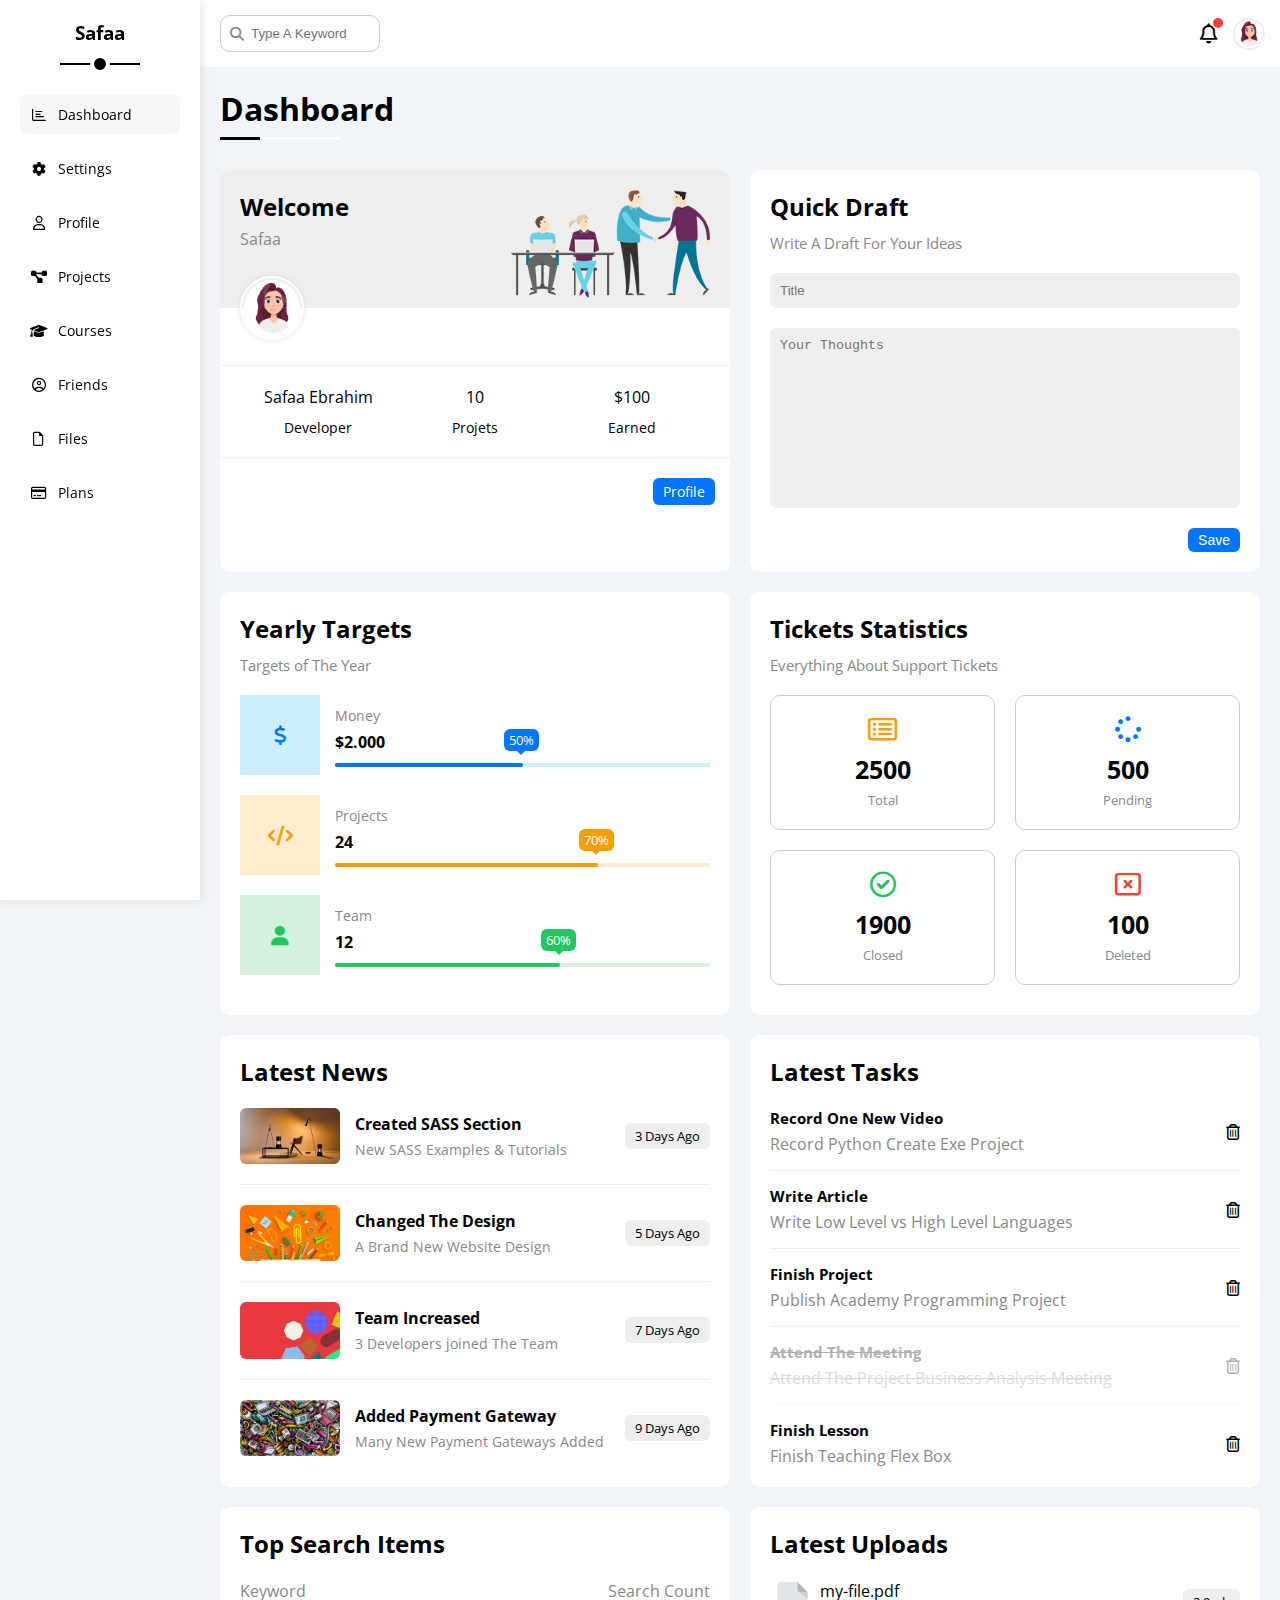
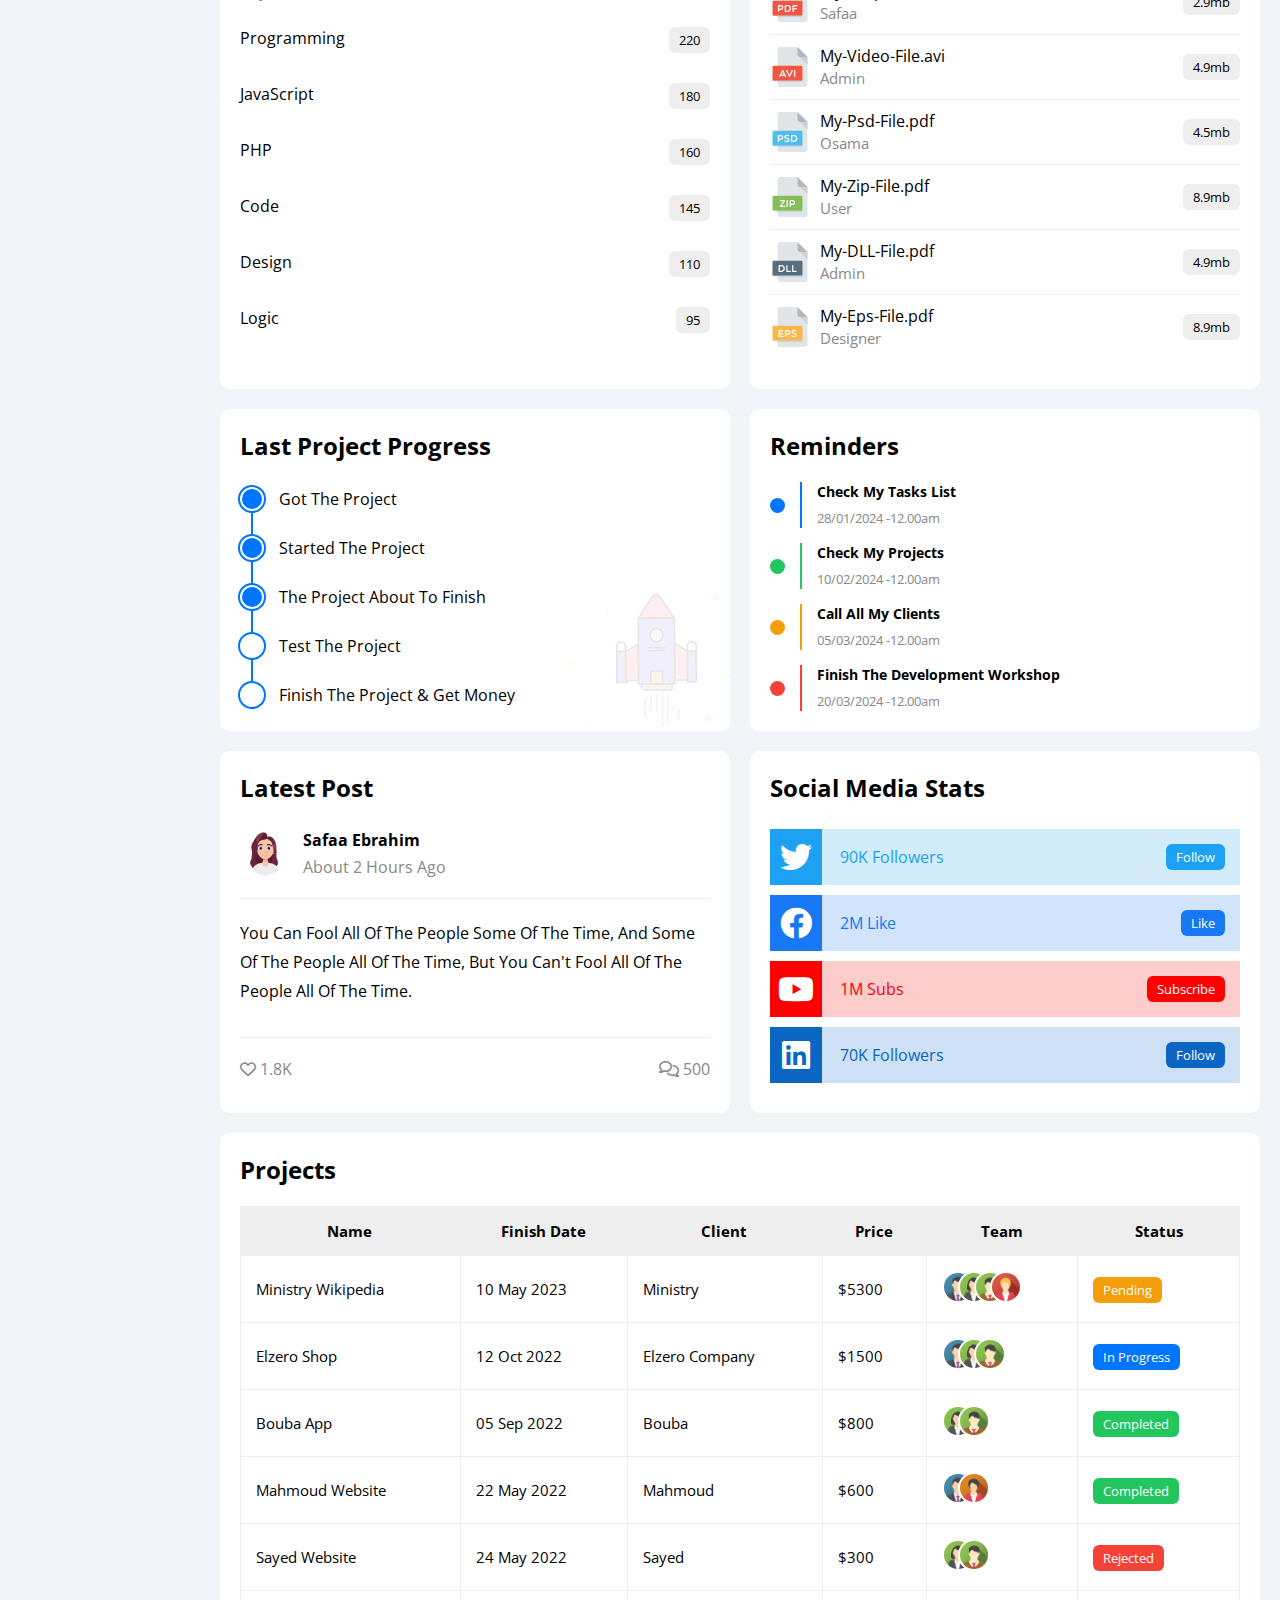
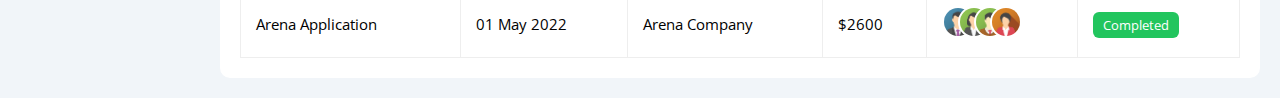
<file: index.html>
<!DOCTYPE html>
<html lang="en">
  <head>
    <meta charset="UTF-8" />
    <meta name="viewport" content="width=device-width, initial-scale=1.0" />
    <title>Dashboard</title>
    <!-- Font Awesome Library -->
    <link rel="stylesheet" href="css/all.css" />
    <!-- Main Framework CSS File -->
    <link rel="stylesheet" href="css/framework.css" />
    <!-- Main Template CSS File -->
    <link rel="stylesheet" href="css/main.css" />
    <!-- Google Fonts -->
    <link rel="preconnect" href="https://fonts.googleapis.com" />
    <link rel="preconnect" href="https://fonts.gstatic.com" crossorigin />
    <link
      href="https://fonts.googleapis.com/css2?family=Open+Sans:wght@300;500&display=swap"
      rel="stylesheet"
    />
  </head>
  <body>
    <div class="page d-flex">
      <!-- Start Sidebar -->
      <div class="sidebar bg-white p-20 p-relative">
        <h3 class="p-relative text-center mt-0">Safaa</h3>
        <ul>
          <li>
            <a
              class="active d-flex align-center fs-14 c-black rad-6 p-10"
              href="index.html"
            >
              <i class="fa-regular fa-chart-bar fa-fw"></i>
              <span class="fs-14 hide-mobile">Dashboard</span>
            </a>
          </li>
          <li>
            <a
              class="d-flex align-center fs-14 c-black rad-6 p-10"
              href="settings.html"
            >
              <i class="fa-solid fa-gear fa-fw"></i>
              <span class="fs-14 hide-mobile">Settings</span>
            </a>
          </li>
          <li>
            <a
              class="d-flex align-center fs-14 c-black rad-6 p-10"
              href="profile.html"
            >
              <i class="fa-regular fa-user fa-fw"></i>
              <span class="fs-14 hide-mobile">Profile</span>
            </a>
          </li>
          <li>
            <a
              class="d-flex align-center fs-14 c-black rad-6 p-10"
              href="projects.html"
            >
              <i class="fa-solid fa-diagram-project fa-fw"></i>
              <span class="fs-14 hide-mobile">Projects</span>
            </a>
          </li>
          <li>
            <a
              class="d-flex align-center fs-14 c-black rad-6 p-10"
              href="courses.html"
            >
              <i class="fa-solid fa-graduation-cap fa-fw"></i>
              <span class="fs-14 hide-mobile">Courses</span>
            </a>
          </li>
          <li>
            <a
              class="d-flex align-center fs-14 c-black rad-6 p-10"
              href="friends.html"
            >
              <i class="fa-regular fa-circle-user fa-fw"></i>
              <span class="fs-14 hide-mobile">Friends</span>
            </a>
          </li>
          <li>
            <a
              class="d-flex align-center fs-14 c-black rad-6 p-10"
              href="files.html"
            >
              <i class="fa-regular fa-file fa-fw"></i>
              <span class="fs-14 hide-mobile">Files</span>
            </a>
          </li>
          <li>
            <a
              class="d-flex align-center fs-14 c-black rad-6 p-10"
              href="plans.html"
            >
              <i class="fa-regular fa-credit-card fa-fw"></i>
              <span class="fs-14 hide-mobile">Plans</span>
            </a>
          </li>
        </ul>
      </div>
      <!-- End Sidebar -->
      <!-- Start Content -->
      <div class="content w-full">
        <!-- Start Header -->
        <div class="head bg-white p-15 between-flex">
          <div class="search p-relative">
            <input
              class="p-10 rad-10 b-ccc"
              type="search"
              placeholder="Type A Keyword"
            />
          </div>
          <div class="icons d-flex align-center">
            <span class="notification p-relative">
              <i class="fa-regular fa-bell fa-lg"></i>
            </span>
            <img src="images/avatar.png" alt="avatar" />
          </div>
        </div>
        <!-- End Header -->
        <h1 class="p-relative">Dashboard</h1>
        <div class="wrapper d-grid gap-20">
          <!-- Start Welcome Widget -->
          <div class="welcome bg-white rad-10 text-center-mobile block-mobile">
            <div class="intro p-20 d-flex space-between bg-eee">
              <div>
                <h2 class="m-0">Welcome</h2>
                <p class="c-grey mt-5">Safaa</p>
              </div>
              <img class="hide-mobile" src="images/welcome.png" alt="welcome" />
            </div>
            <img class="avatar" src="images/avatar.png" alt="avatar" />
            <div class="body text-center d-flex p-20 mt-20 mb-20 block-mobile">
              <div>
                Safaa Ebrahim
                <span class="d-block c-gray fs-14 mt-10">Developer</span>
              </div>
              <div>
                10 <span class="d-block c-gray fs-14 mt-10">Projets</span>
              </div>
              <div>
                $100 <span class="d-block c-gray fs-14 mt-10">Earned</span>
              </div>
            </div>
            <a
              href="profile.html"
              class="visit d-block fs-14 bg-blue c-white w-fit btn-shape"
              >Profile</a
            >
          </div>
          <!-- End Welcome Widget -->
          <!-- Start Quick Draft Widget -->
          <div class="quick-draft p-20 bg-white rad-10">
            <h2 class="mt-0 mb-10">Quick Draft</h2>
            <p class="mt-0 mb-20 c-grey fs-15">Write A Draft For Your Ideas</p>
            <form>
              <input
                class="d-block mb-20 w-full p-10 b-none bg-eee rad-6"
                type="text"
                placeholder="Title"
              />
              <textarea
                class="d-block mb-20 w-full p-10 b-none bg-eee rad-6"
                placeholder="Your Thoughts"
              ></textarea>
              <input
                class="save d-block fs-14 bg-blue b-none w-fit c-white btn-shape"
                type="submit"
                value="Save"
              />
            </form>
          </div>
          <!-- End Quick Draft Widget -->
          <!-- Start Yearly Target Widget -->
          <div class="targets p-20 bg-white rad-10">
            <h2 class="mt-0 mb-10">Yearly Targets</h2>
            <p class="mt-0 mb-20 c-grey fs-15">Targets of The Year</p>
            <div class="target-row mb-20 d-flex align-center blue">
              <div class="icon center-flex">
                <i class="fa-solid fa-dollar-sign fa-lg c-blue"></i>
              </div>
              <div class="details">
                <span class="fs-14 c-grey">Money</span>
                <span class="d-block mt-5 mb-10 fw-bold">$2.000</span>
                <div class="progress p-relative">
                  <span class="bg-blue rad-6 blue" style="width: 50%">
                    <span class="bg-blue rad-6 c-white">50%</span>
                  </span>
                </div>
              </div>
            </div>
            <div class="target-row mb-20 d-flex align-center orange">
              <div class="icon center-flex">
                <i class="fa-solid fa-code fa-lg c-orange"></i>
              </div>
              <div class="details">
                <span class="fs-14 c-grey">Projects</span>
                <span class="d-block mt-5 mb-10 fw-bold">24</span>
                <div class="progress p-relative">
                  <span class="bg-orange rad-6 orange" style="width: 70%">
                    <span class="bg-orange rad-6 c-white">70%</span>
                  </span>
                </div>
              </div>
            </div>
            <div class="target-row mb-20 d-flex align-center green">
              <div class="icon center-flex">
                <i class="fa-solid fa-user fa-lg c-green"></i>
              </div>
              <div class="details">
                <span class="fs-14 c-grey">Team</span>
                <span class="d-block mt-5 mb-10 fw-bold">12</span>
                <div class="progress p-relative">
                  <span class="bg-green rad-6 green" style="width: 60%">
                    <span class="bg-green rad-6 c-white">60%</span>
                  </span>
                </div>
              </div>
            </div>
          </div>
          <!-- End Yearly Target Widget -->
          <!-- Start Tickets Widget -->
          <div class="tickets p-20 bg-white rad-10">
            <h2 class="mt-0 mb-10">Tickets Statistics</h2>
            <p class="mt-0 mb-20 c-grey fs-15">
              Everything About Support Tickets
            </p>
            <div class="d-flex text-center gap-20 f-wrap">
              <div class="box b-ccc p-20 rad-10 fs-13 c-grey">
                <i
                  class="fa-regular fa-rectangle-list fa-2x mb-10 c-orange"
                ></i>
                <span class="d-block c-black fw-bold fs-25 mb-5">2500</span>
                Total
              </div>
              <div class="box b-ccc p-20 rad-10 fs-13 c-grey">
                <i class="fa-solid fa-spinner fa-2x mb-10 c-blue"></i>
                <span class="d-block c-black fw-bold fs-25 mb-5">500</span>
                Pending
              </div>
              <div class="box b-ccc p-20 rad-10 fs-13 c-grey">
                <i class="fa-regular fa-circle-check fa-2x mb-10 c-green"></i>
                <span class="d-block c-black fw-bold fs-25 mb-5">1900</span>
                Closed
              </div>
              <div class="box b-ccc p-20 rad-10 fs-13 c-grey">
                <i class="fa-regular fa-rectangle-xmark fa-2x mb-10 c-red"></i>
                <span class="d-block c-black fw-bold fs-25 mb-5">100</span>
                Deleted
              </div>
            </div>
          </div>
          <!-- End Tickets Widget -->
          <!-- Start Latest News Widget -->
          <div class="latest-news p-20 bg-white rad-10 text-center-mobile">
            <h2 class="mt-0 mb-20">Latest News</h2>
            <div class="news-row block-mobile d-flex align-center">
              <img class="rad-6" src="images/news-01.png" alt="news" />
              <div class="info">
                <h3 class="mt-0 mb-5 fs-16">Created SASS Section</h3>
                <p class="m-0 fs-14 c-grey">New SASS Examples & Tutorials</p>
              </div>
              <div class="btn-shape bg-eee fs-13 label">3 Days Ago</div>
            </div>
            <div class="news-row block-mobile d-flex align-center">
              <img class="rad-6" src="images/news-02.png" alt="news" />
              <div class="info">
                <h3 class="mt-0 mb-5 fs-16">Changed The Design</h3>
                <p class="m-0 fs-14 c-grey">A Brand New Website Design</p>
              </div>
              <div class="btn-shape bg-eee fs-13 label">5 Days Ago</div>
            </div>
            <div class="news-row block-mobile d-flex align-center">
              <img class="rad-6" src="images/news-03.png" alt="news" />
              <div class="info">
                <h3 class="mt-0 mb-5 fs-16">Team Increased</h3>
                <p class="m-0 fs-14 c-grey">3 Developers joined The Team</p>
              </div>
              <div class="btn-shape bg-eee fs-13 label">7 Days Ago</div>
            </div>
            <div class="news-row block-mobile d-flex align-center">
              <img class="rad-6" src="images/news-04.png" alt="news" />
              <div class="info">
                <h3 class="mt-0 mb-5 fs-16">Added Payment Gateway</h3>
                <p class="m-0 fs-14 c-grey">Many New Payment Gateways Added</p>
              </div>
              <div class="btn-shape bg-eee fs-13 label">9 Days Ago</div>
            </div>
          </div>
          <!-- End Latest News Widget -->
          <!-- Start Tasks Widget -->
          <div class="tasks p-20 bg-white rad-10">
            <h2 class="mt-0 mb-20">Latest Tasks</h2>
            <div class="task-row between-flex bb-eee">
              <div class="info">
                <h3 class="mt-0 mb-5 fs-15">Record One New Video</h3>
                <p class="m-0 c-grey">Record Python Create Exe Project</p>
              </div>
              <i class="fa-regular fa-trash-can delete"></i>
            </div>
            <div class="task-row between-flex bb-eee">
              <div class="info">
                <h3 class="mt-0 mb-5 fs-15">Write Article</h3>
                <p class="m-0 c-grey">
                  Write Low Level vs High Level Languages
                </p>
              </div>
              <i class="fa-regular fa-trash-can delete"></i>
            </div>
            <div class="task-row between-flex bb-eee">
              <div class="info">
                <h3 class="mt-0 mb-5 fs-15">Finish Project</h3>
                <p class="m-0 c-grey">Publish Academy Programming Project</p>
              </div>
              <i class="fa-regular fa-trash-can delete"></i>
            </div>
            <div class="task-row between-flex bb-eee done">
              <div class="info">
                <h3 class="mt-0 mb-5 fs-15">Attend The Meeting</h3>
                <p class="m-0 c-grey">
                  Attend The Project Business Analysis Meeting
                </p>
              </div>
              <i class="fa-regular fa-trash-can delete"></i>
            </div>
            <div class="task-row between-flex">
              <div class="info">
                <h3 class="mt-0 mb-5 fs-15">Finish Lesson</h3>
                <p class="m-0 c-grey">Finish Teaching Flex Box</p>
              </div>
              <i class="fa-regular fa-trash-can delete"></i>
            </div>
          </div>
          <!-- End Tasks Widget -->
          <!-- Start Top Search Widget -->
          <div class="search-items p-20 bg-white rad-10">
            <h2 class="mt-0 mb-20">Top Search Items</h2>
            <div class="items-head d-flex space-between c-grey mb-10">
              <div>Keyword</div>
              <div>Search Count</div>
            </div>
            <div class="items d-flex space-between pt-15 pb-15">
              <span>Programming</span>
              <span class="bg-eee fs-13 btn-shape">220</span>
            </div>
            <div class="items d-flex space-between pt-15 pb-15">
              <span>JavaScript</span>
              <span class="bg-eee fs-13 btn-shape">180</span>
            </div>
            <div class="items d-flex space-between pt-15 pb-15">
              <span>PHP</span>
              <span class="bg-eee fs-13 btn-shape">160</span>
            </div>
            <div class="items d-flex space-between pt-15 pb-15">
              <span>Code</span>
              <span class="bg-eee fs-13 btn-shape">145</span>
            </div>
            <div class="items d-flex space-between pt-15 pb-15">
              <span>Design</span>
              <span class="bg-eee fs-13 btn-shape">110</span>
            </div>
            <div class="items d-flex space-between pt-15 pb-15">
              <span>Logic</span>
              <span class="bg-eee fs-13 btn-shape">95</span>
            </div>
          </div>
          <!-- End Top Search Widget -->
          <!-- Start Latest Uploads Widget -->
          <div class="latest-uploads p-20 bg-white rad-10">
            <h2 class="mt-0 mb-20">Latest Uploads</h2>
            <ul class="m-0">
              <li class="between-flex pb-10 mb-10 bb-eee">
                <div class="d-flex align-center">
                  <img class="mr-10" src="images/pdf.svg" alt="pdf" />
                  <div>
                    <span class="d-block">my-file.pdf</span>
                    <span class="c-grey fs-15">Safaa</span>
                  </div>
                </div>
                <div class="btn-shape bg-eee fs-13">2.9mb</div>
              </li>
              <li class="between-flex pb-10 mb-10 bb-eee">
                <div class="d-flex align-center">
                  <img class="mr-10" src="images/avi.svg" alt="avi" />
                  <div>
                    <span class="d-block">My-Video-File.avi</span>
                    <span class="c-grey fs-15">Admin</span>
                  </div>
                </div>
                <div class="btn-shape bg-eee fs-13">4.9mb</div>
              </li>
              <li class="between-flex pb-10 mb-10 bb-eee">
                <div class="d-flex align-center">
                  <img class="mr-10" src="images/psd.svg" alt="psd" />
                  <div>
                    <span class="d-block">My-Psd-File.pdf</span>
                    <span class="c-grey fs-15">Osama</span>
                  </div>
                </div>
                <div class="btn-shape bg-eee fs-13">4.5mb</div>
              </li>
              <li class="between-flex pb-10 mb-10 bb-eee">
                <div class="d-flex align-center">
                  <img class="mr-10" src="images/zip.svg" alt="zip" />
                  <div>
                    <span class="d-block">My-Zip-File.pdf</span>
                    <span class="c-grey fs-15">User</span>
                  </div>
                </div>
                <div class="btn-shape bg-eee fs-13">8.9mb</div>
              </li>
              <li class="between-flex pb-10 mb-10 bb-eee">
                <div class="d-flex align-center">
                  <img class="mr-10" src="images/dll.svg" alt="dll" />
                  <div>
                    <span class="d-block">My-DLL-File.pdf</span>
                    <span class="c-grey fs-15">Admin</span>
                  </div>
                </div>
                <div class="btn-shape bg-eee fs-13">4.9mb</div>
              </li>
              <li class="between-flex pb-10 mb-10">
                <div class="d-flex align-center">
                  <img class="mr-10" src="images/eps.svg" alt="eps" />
                  <div>
                    <span class="d-block">My-Eps-File.pdf</span>
                    <span class="c-grey fs-15">Designer</span>
                  </div>
                </div>
                <div class="btn-shape bg-eee fs-13">8.9mb</div>
              </li>
            </ul>
          </div>
          <!-- End Latest Uploads Widget -->
          <!-- Start Last Projects Widget -->
          <div class="last-project p-20 bg-white rad-10 p-relative">
            <h2 class="mt-0 mb-20">Last Project Progress</h2>
            <ul class="m-0 p-relative">
              <li class="mt-25 d-flex align-center done">Got The Project</li>
              <li class="mt-25 d-flex align-center done">
                Started The Project
              </li>
              <li class="mt-25 d-flex align-center done">
                The Project About To Finish
              </li>
              <li class="mt-25 d-flex align-center current">
                Test The Project
              </li>
              <li class="mt-25 d-flex align-center">
                Finish The Project & Get Money
              </li>
            </ul>
            <img
              class="lanuch-icon hide-mobile"
              src="images/project.png"
              alt="project"
            />
          </div>
          <!-- End Last Projects Widget -->
          <!-- Start Reminders Widget -->
          <div class="reminders p-20 bg-white rad-10 p-relative">
            <h2 class="mt-0 mb-20">Reminders</h2>
            <ul class="m-0">
              <li class="d-flex align-center mt-15">
                <span class="key bg-blue mr-15 d-block rad-half"></span>
                <div class="pl-15 blue">
                  <p class="fs-14 fw-bold mt-0 mb-5">Check My Tasks List</p>
                  <span class="c-grey fs-13">28/01/2024 -12.00am</span>
                </div>
              </li>
              <li class="d-flex align-center mt-15">
                <span class="key bg-green mr-15 d-block rad-half"></span>
                <div class="pl-15 green">
                  <p class="fs-14 fw-bold mt-0 mb-5">Check My Projects</p>
                  <span class="c-grey fs-13">10/02/2024 -12.00am</span>
                </div>
              </li>
              <li class="d-flex align-center mt-15">
                <span class="key bg-orange mr-15 d-block rad-half"></span>
                <div class="pl-15 orange">
                  <p class="fs-14 fw-bold mt-0 mb-5">Call All My Clients</p>
                  <span class="c-grey fs-13">05/03/2024 -12.00am</span>
                </div>
              </li>
              <li class="d-flex align-center mt-15">
                <span class="key bg-red mr-15 d-block rad-half"></span>
                <div class="pl-15 red">
                  <p class="fs-14 fw-bold mt-0 mb-5">
                    Finish The Development Workshop
                  </p>
                  <span class="c-grey fs-13">20/03/2024 -12.00am</span>
                </div>
              </li>
            </ul>
          </div>
          <!-- End Reminders Widget -->
          <!-- Start Latest Past Widget -->
          <div class="latest-post p-20 bg-white rad-10">
            <h2 class="mt-0 mb-25">Latest Post</h2>
            <div class="top d-flex align-center">
              <img
                class="avatar mr-15 red-half"
                src="images/avatar.png"
                alt="avatar"
              />
              <div class="info">
                <span class="d-block mb-5 fw-bold">Safaa Ebrahim</span>
                <span class="c-grey">About 2 Hours Ago</span>
              </div>
            </div>
            <div
              class="post-content text-center-mobile pt-20 pb-20 mt-20 mb-20"
            >
              You can fool all of the people some of the time, and some of the
              people all of the time, but you can't fool all of the people all
              of the time.
            </div>
            <div class="post-stats between-flex c-grey">
              <div>
                <i class="fa-regular fa-heart"></i>
                <span>1.8K</span>
              </div>
              <div>
                <i class="fa-regular fa-comments"></i>
                <span>500</span>
              </div>
            </div>
          </div>
          <!-- Start Latest Past Widget -->
          <!-- Start Social Media Stats Widget -->
          <div class="social-media p-20 bg-white rad-10">
            <h2 class="mt-0 mb-25">Social Media Stats</h2>
            <div class="box twitter p-relative p-15 mb-10 between-flex">
              <i
                class="fa-brands fa-twitter fa-2x c-white h-full center-flex"
              ></i>
              <span>90K Followers</span>
              <a class="btn-shape fs-13 c-white" href="#">Follow</a>
            </div>
            <div class="box facebook p-relative p-15 mb-10 between-flex">
              <i
                class="fa-brands fa-facebook fa-2x c-white h-full center-flex"
              ></i>
              <span>2M Like</span>
              <a class="btn-shape fs-13 c-white" href="#">Like</a>
            </div>
            <div class="box youtube p-relative p-15 mb-10 between-flex">
              <i
                class="fa-brands fa-youtube fa-2x c-white h-full center-flex"
              ></i>
              <span>1M Subs</span>
              <a class="btn-shape fs-13 c-white" href="#">Subscribe</a>
            </div>
            <div class="box linkedin p-relative p-15 mb-10 between-flex">
              <i
                class="fa-brands fa-linkedin fa-2x c-white h-full center-flex"
              ></i>
              <span>70K Followers</span>
              <a class="btn-shape fs-13 c-white" href="#">Follow</a>
            </div>
          </div>
          <!-- End Social Media Stats Widget -->
        </div>
        <!-- Start Project Table -->
        <div class="projects p-20 bg-white rad-10 m-20">
          <h2 class="mt-0 mb-20">Projects</h2>
          <div class="responsive-table">
            <table class="fs-15 w-full">
              <thead>
                <tr>
                  <th>Name</th>
                  <th>Finish Date</th>
                  <th>Client</th>
                  <th>Price</th>
                  <th>Team</th>
                  <th>Status</th>
                </tr>
              </thead>
              <tbody>
                <tr>
                  <td>Ministry Wikipedia</td>
                  <td>10 May 2023</td>
                  <td>Ministry</td>
                  <td>$5300</td>
                  <td>
                    <img src="images/team-01.png" alt="team" />
                    <img src="images/team-02.png" alt="team" />
                    <img src="images/team-03.png" alt="team" />
                    <img src="images/team-05.png" alt="team" />
                  </td>
                  <td>
                    <span class="label bg-orange c-white btn-shape"
                      >Pending</span
                    >
                  </td>
                </tr>
                <tr>
                  <td>Elzero Shop</td>
                  <td>12 Oct 2022</td>
                  <td>Elzero Company</td>
                  <td>$1500</td>
                  <td>
                    <img src="images/team-01.png" alt="team" />
                    <img src="images/team-02.png" alt="team" />
                    <img src="images/team-03.png" alt="team" />
                  </td>
                  <td>
                    <span class="label bg-blue c-white btn-shape"
                      >In Progress</span
                    >
                  </td>
                </tr>
                <tr>
                  <td>Bouba App</td>
                  <td>05 Sep 2022</td>
                  <td>Bouba</td>
                  <td>$800</td>
                  <td>
                    <img src="images/team-02.png" alt="team" />
                    <img src="images/team-03.png" alt="team" />
                  </td>
                  <td>
                    <span class="label bg-green c-white btn-shape"
                      >Completed</span
                    >
                  </td>
                </tr>
                <tr>
                  <td>Mahmoud Website</td>
                  <td>22 May 2022</td>
                  <td>Mahmoud</td>
                  <td>$600</td>
                  <td>
                    <img src="images/team-01.png" alt="team" />
                    <img src="images/team-04.png" alt="team" />
                  </td>
                  <td>
                    <span class="label bg-green c-white btn-shape"
                      >Completed</span
                    >
                  </td>
                </tr>
                <tr>
                  <td>Sayed Website</td>
                  <td>24 May 2022</td>
                  <td>Sayed</td>
                  <td>$300</td>
                  <td>
                    
                    <img src="images/team-02.png" alt="team" />
                    <img src="images/team-03.png" alt="team" />
                    
                  </td>
                  <td>
                    <span class="label bg-red c-white btn-shape"
                      >Rejected</span
                    >
                  </td>
                </tr>
                <tr>
                  <td>Arena Application</td>
                  <td>01 May 2022</td>
                  <td>Arena Company</td>
                  <td>$2600</td>
                  <td>
                    <img src="images/team-01.png" alt="team" />
                    <img src="images/team-02.png" alt="team" />
                    <img src="images/team-03.png" alt="team" />
                    <img src="images/team-04.png" alt="team" />
                  </td>
                  <td>
                    <span class="label bg-green c-white btn-shape"
                      >Completed</span
                    >
                  </td>
                </tr>
              </tbody>
            </table>
          </div>
        </div>
        <!-- End Project Table -->
      </div>
      <!-- End Content -->
    </div>
  </body>
</html>
</file>
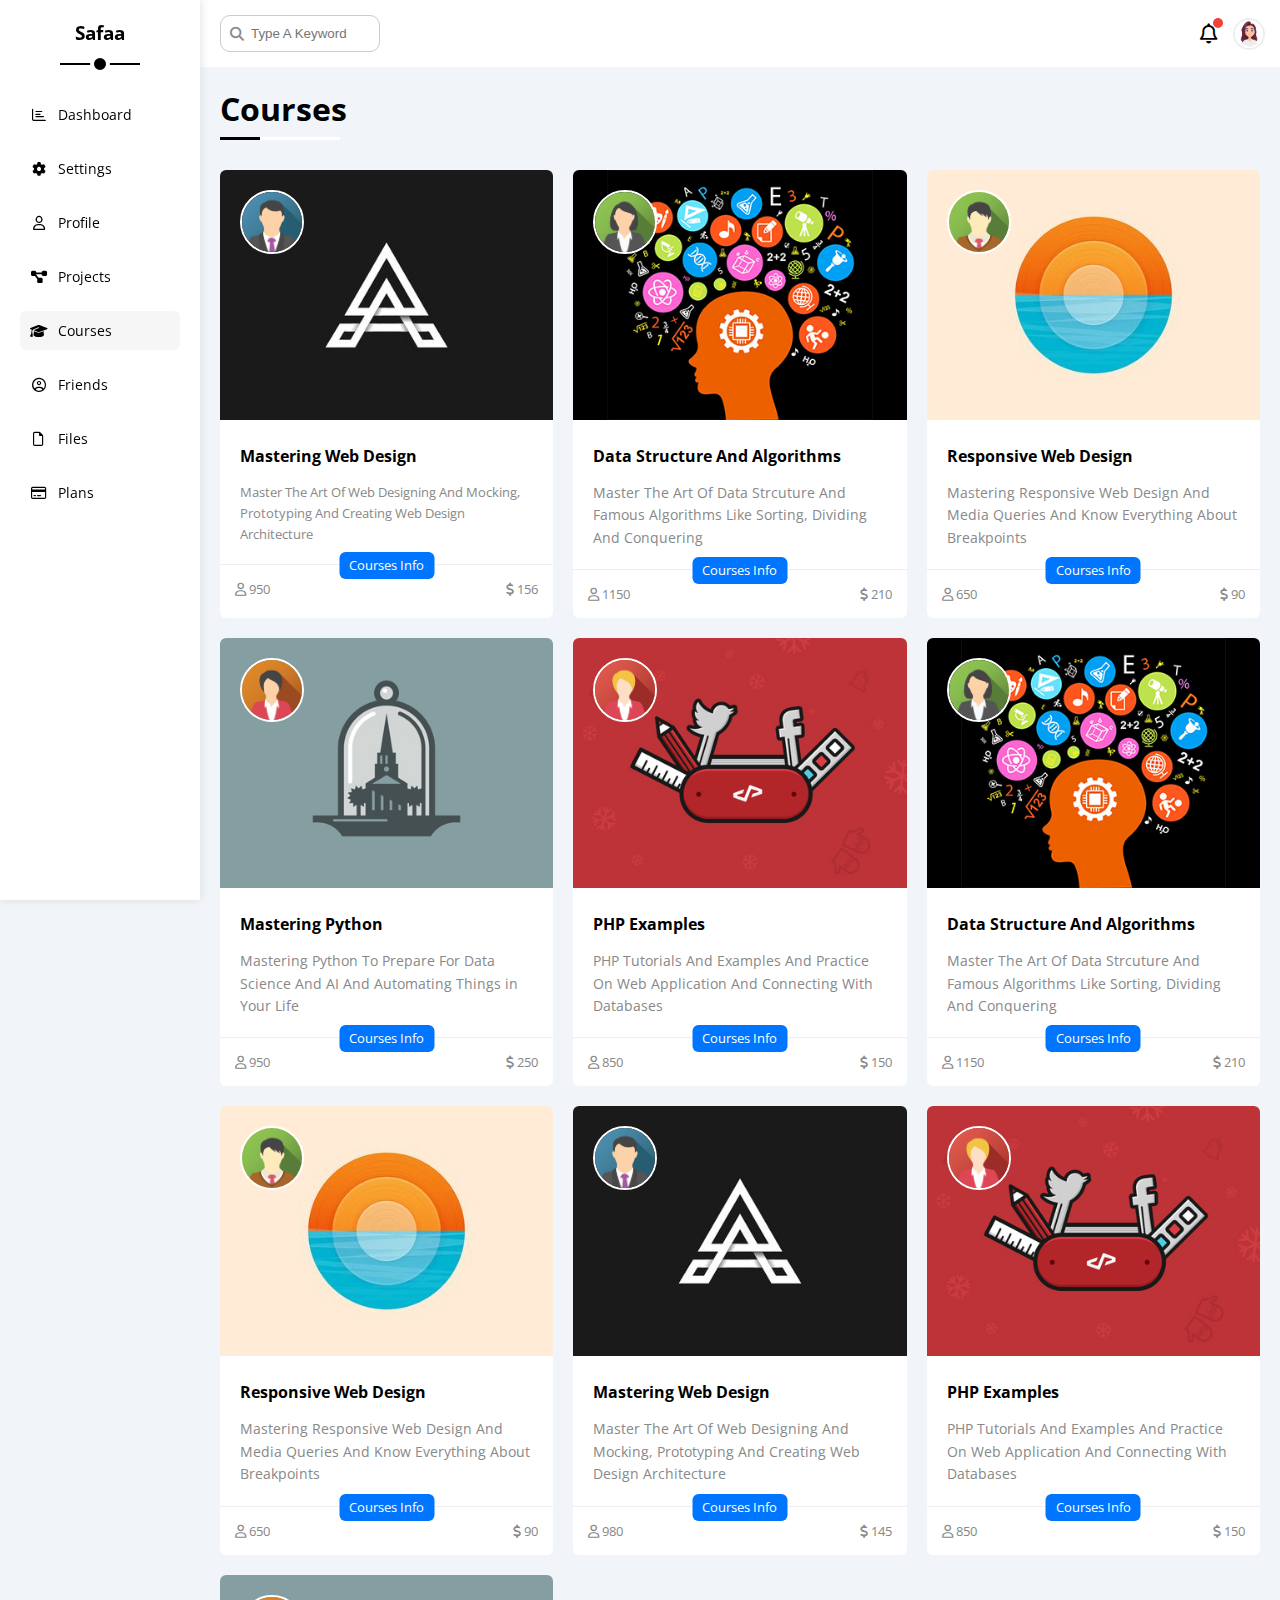
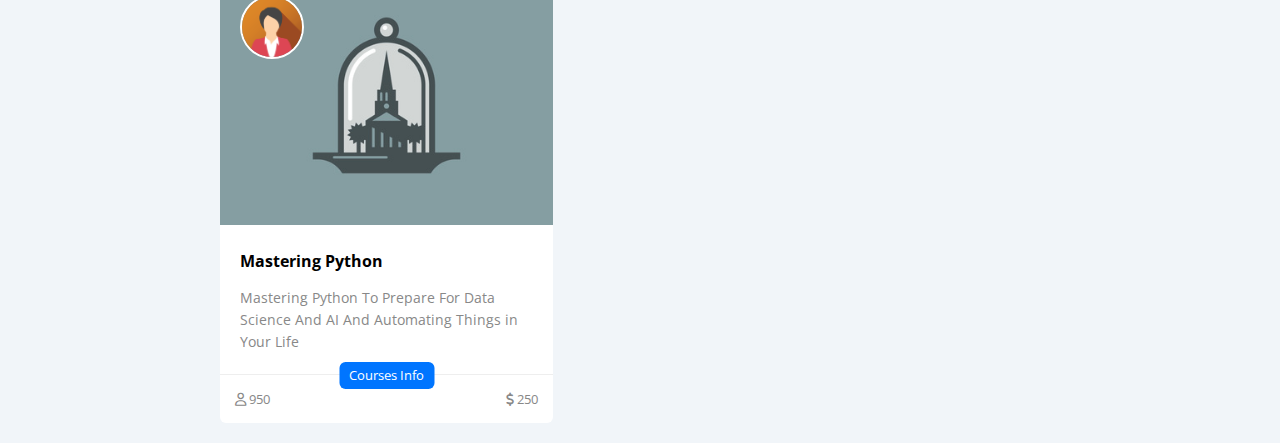
<file: courses.html>
<!DOCTYPE html>
<html lang="en">
  <head>
    <meta charset="UTF-8" />
    <meta name="viewport" content="width=device-width, initial-scale=1.0" />
    <title>Courses</title>
    <!-- Font Awesome Library -->
    <link rel="stylesheet" href="css/all.css" />
    <!-- Main Framework CSS File -->
    <link rel="stylesheet" href="css/framework.css" />
    <!-- Main Template CSS File -->
    <link rel="stylesheet" href="css/main.css" />
    <!-- Google Fonts -->
    <link rel="preconnect" href="https://fonts.googleapis.com" />
    <link rel="preconnect" href="https://fonts.gstatic.com" crossorigin />
    <link
      href="https://fonts.googleapis.com/css2?family=Open+Sans:wght@300;500&display=swap"
      rel="stylesheet"
    />
  </head>
  <body>
    <div class="page d-flex">
      <!-- Start Sidebar -->
      <div class="sidebar bg-white p-20 p-relative">
        <h3 class="p-relative text-center mt-0">Safaa</h3>
        <ul>
          <li>
            <a
              class="d-flex align-center fs-14 c-black rad-6 p-10"
              href="index.html"
            >
              <i class="fa-regular fa-chart-bar fa-fw"></i>
              <span class="fs-14 hide-mobile">Dashboard</span>
            </a>
          </li>
          <li>
            <a
              class="d-flex align-center fs-14 c-black rad-6 p-10"
              href="settings.html"
            >
              <i class="fa-solid fa-gear fa-fw"></i>
              <span class="fs-14 hide-mobile">Settings</span>
            </a>
          </li>
          <li>
            <a
              class="d-flex align-center fs-14 c-black rad-6 p-10"
              href="profile.html"
            >
              <i class="fa-regular fa-user fa-fw"></i>
              <span class="fs-14 hide-mobile">Profile</span>
            </a>
          </li>
          <li>
            <a
              class="d-flex align-center fs-14 c-black rad-6 p-10"
              href="projects.html"
            >
              <i class="fa-solid fa-diagram-project fa-fw"></i>
              <span class="fs-14 hide-mobile">Projects</span>
            </a>
          </li>
          <li>
            <a
              class="active d-flex align-center fs-14 c-black rad-6 p-10"
              href="courses.html"
            >
              <i class="fa-solid fa-graduation-cap fa-fw"></i>
              <span class="fs-14 hide-mobile">Courses</span>
            </a>
          </li>
          <li>
            <a
              class="d-flex align-center fs-14 c-black rad-6 p-10"
              href="friends.html"
            >
              <i class="fa-regular fa-circle-user fa-fw"></i>
              <span class="fs-14 hide-mobile">Friends</span>
            </a>
          </li>
          <li>
            <a
              class="d-flex align-center fs-14 c-black rad-6 p-10"
              href="files.html"
            >
              <i class="fa-regular fa-file fa-fw"></i>
              <span class="fs-14 hide-mobile">Files</span>
            </a>
          </li>
          <li>
            <a
              class="d-flex align-center fs-14 c-black rad-6 p-10"
              href="plans.html"
            >
              <i class="fa-regular fa-credit-card fa-fw"></i>
              <span class="fs-14 hide-mobile">Plans</span>
            </a>
          </li>
        </ul>
      </div>
      <!-- End Sidebar -->
      <!-- Start Content -->
      <div class="content w-full">
        <!-- Start Header -->
        <div class="head bg-white p-15 between-flex">
          <div class="search p-relative">
            <input
              class="p-10 rad-10 b-ccc"
              type="search"
              placeholder="Type A Keyword"
            />
          </div>
          <div class="icons d-flex align-center">
            <span class="notification p-relative">
              <i class="fa-regular fa-bell fa-lg"></i>
            </span>
            <img src="images/avatar.png" alt="avatar" />
          </div>
        </div>
        <!-- End Header -->
        <h1 class="p-relative">Courses</h1>
        <div class="courses-page d-grid gap-20 m-20">
          <div class="course bg-white rad-6 p-relative">
            <img class="cover" src="images/course-01.jpg" alt="course" />
            <img class="instructor" src="images/team-01.png" alt="instructor" />
            <div class="p-20">
              <h4 class="m-0">Mastering Web Design</h4>
              <p class="description c-grey mt-15 fs-13">
                Master The Art Of Web Designing And Mocking, Prototyping And
                Creating Web Design Architecture
              </p>
            </div>
            <div class="info p-15 p-relative between-flex fs-13">
              <span class="title bg-blue c-white btn-shape">Courses Info</span>
              <span class="c-grey">
                <i class="fa-regular fa-user"></i>
                950
              </span>
              <span class="c-grey">
                <i class="fa-solid fa-dollar-sign"></i>
                156
              </span>
            </div>
          </div>
          <div class="course bg-white rad-6 p-relative">
            <img class="cover" src="images/course-02.jpg" alt="course" />
            <img class="instructor" src="images/team-02.png" alt="instructor" />
            <div class="p-20">
              <h4 class="m-0">Data Structure And Algorithms</h4>
              <p class="description c-grey mt-15 fs-14">
                Master The Art Of Data Strcuture And Famous Algorithms Like
                Sorting, Dividing And Conquering
              </p>
            </div>
            <div class="info p-15 p-relative between-flex fs-13">
              <span class="title bg-blue c-white btn-shape">Courses Info</span>
              <span class="c-grey">
                <i class="fa-regular fa-user"></i>
                1150
              </span>
              <span class="c-grey">
                <i class="fa-solid fa-dollar-sign"></i>
                210
              </span>
            </div>
          </div>
          <div class="course bg-white rad-6 p-relative">
            <img class="cover" src="images/course-03.jpg" alt="course" />
            <img class="instructor" src="images/team-03.png" alt="instructor" />
            <div class="p-20">
              <h4 class="m-0">Responsive Web Design</h4>
              <p class="description c-grey mt-15 fs-14">
                Mastering Responsive Web Design And Media Queries And Know
                Everything About Breakpoints
              </p>
            </div>
            <div class="info p-15 p-relative between-flex fs-13">
              <span class="title bg-blue c-white btn-shape">Courses Info</span>
              <span class="c-grey">
                <i class="fa-regular fa-user"></i>
                650
              </span>
              <span class="c-grey">
                <i class="fa-solid fa-dollar-sign"></i>
                90
              </span>
            </div>
          </div>
          <div class="course bg-white rad-6 p-relative">
            <img class="cover" src="images/course-04.jpg" alt="course" />
            <img class="instructor" src="images/team-04.png" alt="instructor" />
            <div class="p-20">
              <h4 class="m-0">Mastering Python</h4>
              <p class="description c-grey mt-15 fs-14">
                Mastering Python To Prepare For Data Science And AI And
                Automating Things in Your Life
              </p>
            </div>
            <div class="info p-15 p-relative between-flex fs-13">
              <span class="title bg-blue c-white btn-shape">Courses Info</span>
              <span class="c-grey">
                <i class="fa-regular fa-user"></i>
                950
              </span>
              <span class="c-grey">
                <i class="fa-solid fa-dollar-sign"></i>
                250
              </span>
            </div>
          </div>
          <div class="course bg-white rad-6 p-relative">
            <img class="cover" src="images/course-05.jpg" alt="course" />
            <img class="instructor" src="images/team-05.png" alt="instructor" />
            <div class="p-20">
              <h4 class="m-0">PHP Examples</h4>
              <p class="description c-grey mt-15 fs-14">
                PHP Tutorials And Examples And Practice On Web Application And
                Connecting With Databases
              </p>
            </div>
            <div class="info p-15 p-relative between-flex fs-13">
              <span class="title bg-blue c-white btn-shape">Courses Info</span>
              <span class="c-grey">
                <i class="fa-regular fa-user"></i>
                850
              </span>
              <span class="c-grey">
                <i class="fa-solid fa-dollar-sign"></i>
                150
              </span>
            </div>
          </div>
          <div class="course bg-white rad-6 p-relative">
            <img class="cover" src="images/course-02.jpg" alt="course" />
            <img class="instructor" src="images/team-02.png" alt="instructor" />
            <div class="p-20">
              <h4 class="m-0">Data Structure And Algorithms</h4>
              <p class="description c-grey mt-15 fs-14">
                Master The Art Of Data Strcuture And Famous Algorithms Like
                Sorting, Dividing And Conquering
              </p>
            </div>
            <div class="info p-15 p-relative between-flex fs-13">
              <span class="title bg-blue c-white btn-shape">Courses Info</span>
              <span class="c-grey">
                <i class="fa-regular fa-user"></i>
                1150
              </span>
              <span class="c-grey">
                <i class="fa-solid fa-dollar-sign"></i>
                210
              </span>
            </div>
          </div>
          <div class="course bg-white rad-6 p-relative">
            <img class="cover" src="images/course-03.jpg" alt="course" />
            <img class="instructor" src="images/team-03.png" alt="instructor" />
            <div class="p-20">
              <h4 class="m-0">Responsive Web Design</h4>
              <p class="description c-grey mt-15 fs-14">
                Mastering Responsive Web Design And Media Queries And Know
                Everything About Breakpoints
              </p>
            </div>
            <div class="info p-15 p-relative between-flex fs-13">
              <span class="title bg-blue c-white btn-shape">Courses Info</span>
              <span class="c-grey">
                <i class="fa-regular fa-user"></i>
                650
              </span>
              <span class="c-grey">
                <i class="fa-solid fa-dollar-sign"></i>
                90
              </span>
            </div>
          </div>
          <div class="course bg-white rad-6 p-relative">
            <img class="cover" src="images/course-01.jpg" alt="course" />
            <img class="instructor" src="images/team-01.png" alt="instructor" />
            <div class="p-20">
              <h4 class="m-0">Mastering Web Design</h4>
              <p class="description c-grey mt-15 fs-14">
                Master The Art Of Web Designing And Mocking, Prototyping And
                Creating Web Design Architecture
              </p>
            </div>
            <div class="info p-15 p-relative between-flex fs-13">
              <span class="title bg-blue c-white btn-shape">Courses Info</span>
              <span class="c-grey">
                <i class="fa-regular fa-user"></i>
                980
              </span>
              <span class="c-grey">
                <i class="fa-solid fa-dollar-sign"></i>
                145
              </span>
            </div>
          </div>
          <div class="course bg-white rad-6 p-relative">
            <img class="cover" src="images/course-05.jpg" alt="course" />
            <img class="instructor" src="images/team-05.png" alt="instructor" />
            <div class="p-20">
              <h4 class="m-0">PHP Examples</h4>
              <p class="description c-grey mt-15 fs-14">
                PHP Tutorials And Examples And Practice On Web Application And
                Connecting With Databases
              </p>
            </div>
            <div class="info p-15 p-relative between-flex fs-13">
              <span class="title bg-blue c-white btn-shape">Courses Info</span>
              <span class="c-grey">
                <i class="fa-regular fa-user"></i>
                850
              </span>
              <span class="c-grey">
                <i class="fa-solid fa-dollar-sign"></i>
                150
              </span>
            </div>
          </div>
          <div class="course bg-white rad-6 p-relative">
            <img class="cover" src="images/course-04.jpg" alt="course" />
            <img class="instructor" src="images/team-04.png" alt="instructor" />
            <div class="p-20">
              <h4 class="m-0">Mastering Python</h4>
              <p class="description c-grey mt-15 fs-14">
                Mastering Python To Prepare For Data Science And AI And
                Automating Things in Your Life
              </p>
            </div>
            <div class="info p-15 p-relative between-flex fs-13">
              <span class="title bg-blue c-white btn-shape">Courses Info</span>
              <span class="c-grey">
                <i class="fa-regular fa-user"></i>
                950
              </span>
              <span class="c-grey">
                <i class="fa-solid fa-dollar-sign"></i>
                250
              </span>
            </div>
          </div>
        </div>
      </div>
      <!-- End Content -->
    </div>
  </body>
</html>
</file>
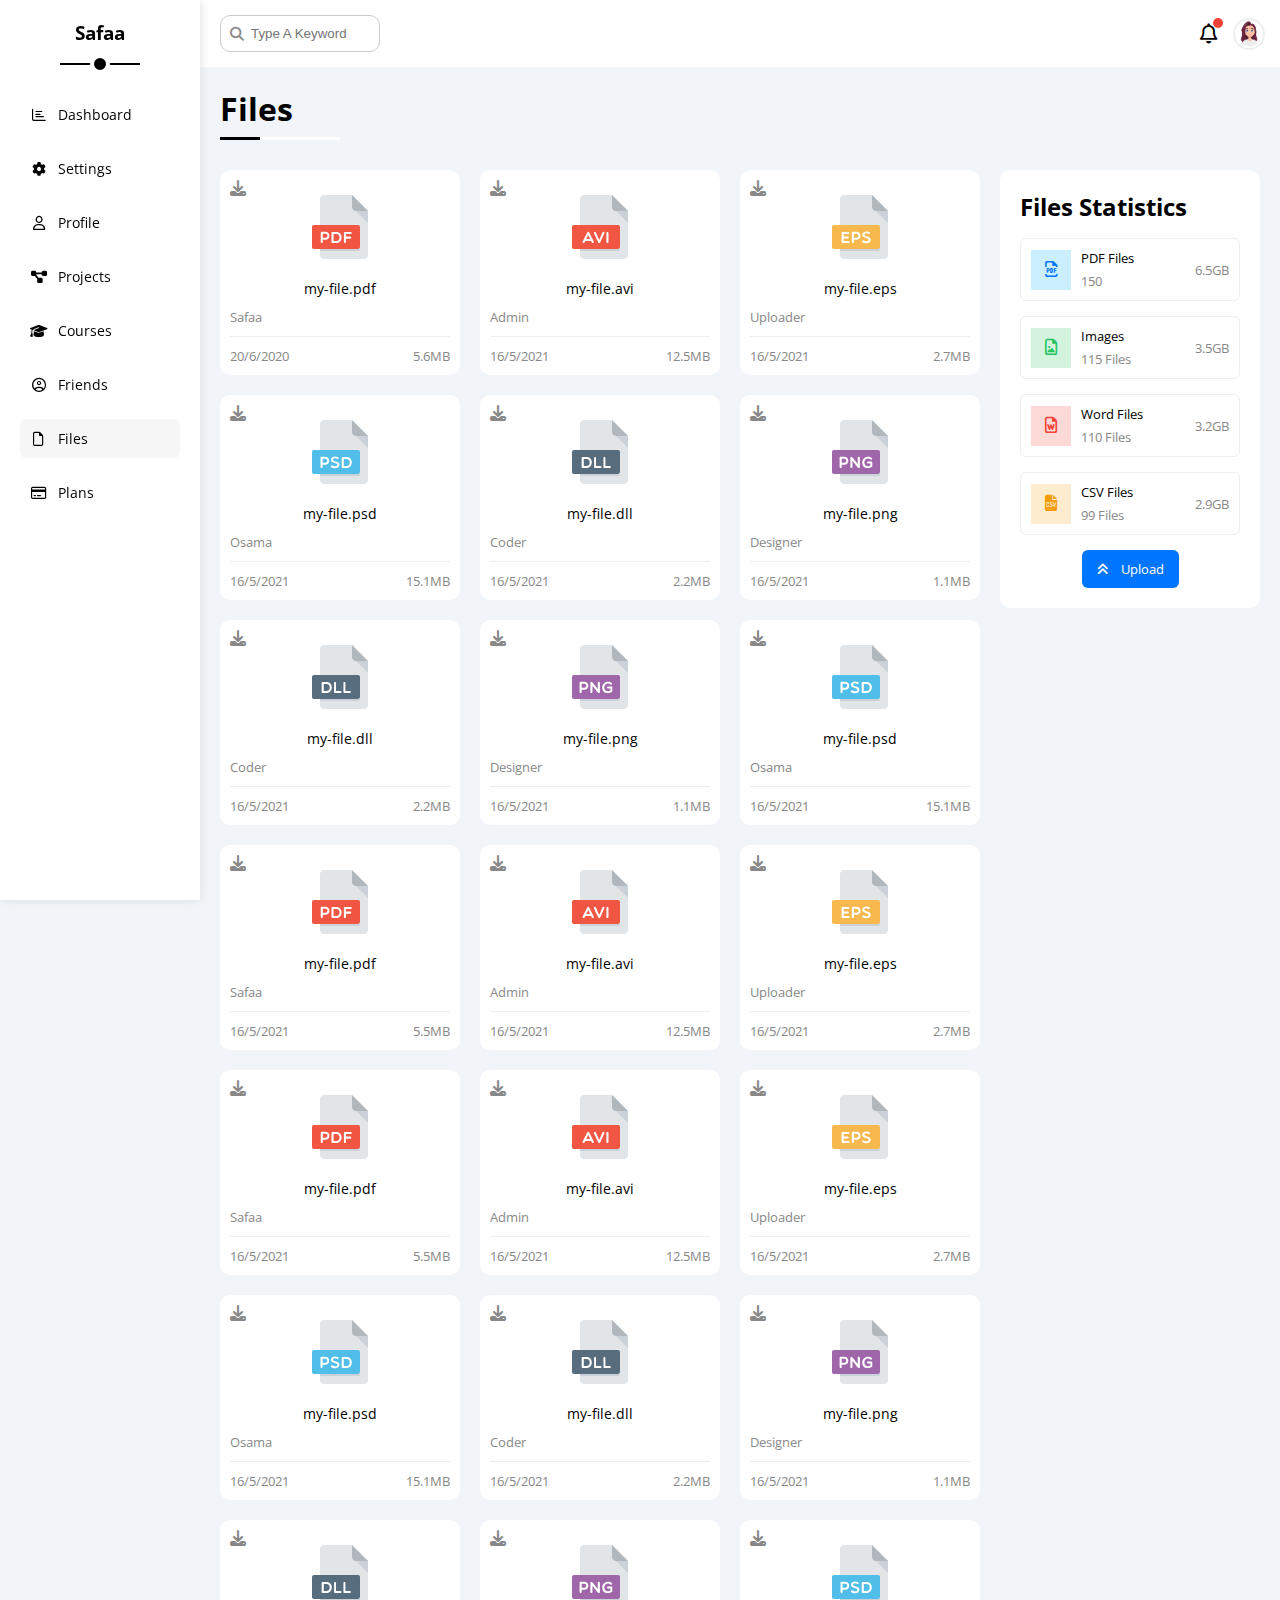
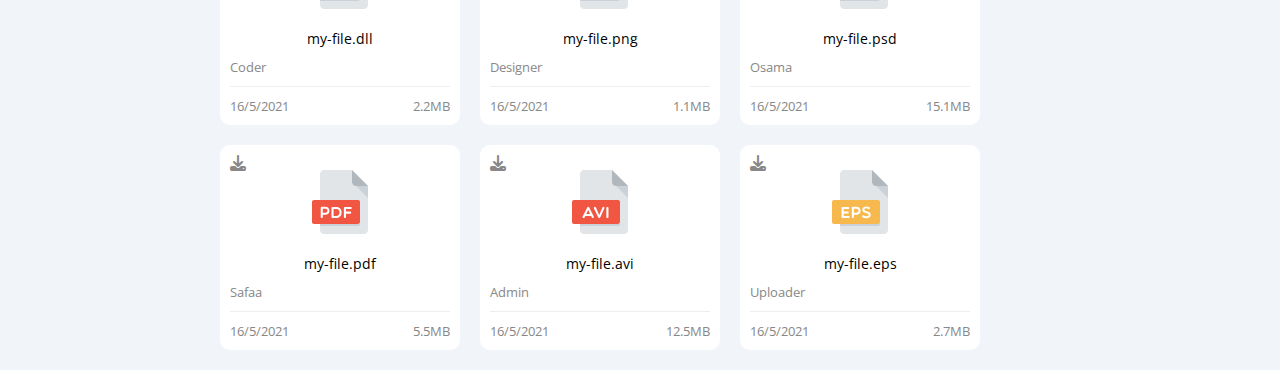
<file: files.html>
<!DOCTYPE html>
<html lang="en">
  <head>
    <meta charset="UTF-8" />
    <meta name="viewport" content="width=device-width, initial-scale=1.0" />
    <title>Files</title>
    <!-- Font Awesome Library -->
    <link rel="stylesheet" href="css/all.css" />
    <!-- Main Framework CSS File -->
    <link rel="stylesheet" href="css/framework.css" />
    <!-- Main Template CSS File -->
    <link rel="stylesheet" href="css/main.css" />
    <!-- Google Fonts -->
    <link rel="preconnect" href="https://fonts.googleapis.com" />
    <link rel="preconnect" href="https://fonts.gstatic.com" crossorigin />
    <link
      href="https://fonts.googleapis.com/css2?family=Open+Sans:wght@300;500&display=swap"
      rel="stylesheet"
    />
  </head>
  <body>
    <div class="page d-flex">
      <!-- Start Sidebar -->
      <div class="sidebar bg-white p-20 p-relative">
        <h3 class="p-relative text-center mt-0">Safaa</h3>
        <ul>
          <li>
            <a
              class="d-flex align-center fs-14 c-black rad-6 p-10"
              href="index.html"
            >
              <i class="fa-regular fa-chart-bar fa-fw"></i>
              <span class="fs-14 hide-mobile">Dashboard</span>
            </a>
          </li>
          <li>
            <a
              class="d-flex align-center fs-14 c-black rad-6 p-10"
              href="settings.html"
            >
              <i class="fa-solid fa-gear fa-fw"></i>
              <span class="fs-14 hide-mobile">Settings</span>
            </a>
          </li>
          <li>
            <a
              class="d-flex align-center fs-14 c-black rad-6 p-10"
              href="profile.html"
            >
              <i class="fa-regular fa-user fa-fw"></i>
              <span class="fs-14 hide-mobile">Profile</span>
            </a>
          </li>
          <li>
            <a
              class="d-flex align-center fs-14 c-black rad-6 p-10"
              href="projects.html"
            >
              <i class="fa-solid fa-diagram-project fa-fw"></i>
              <span class="fs-14 hide-mobile">Projects</span>
            </a>
          </li>
          <li>
            <a
              class="d-flex align-center fs-14 c-black rad-6 p-10"
              href="courses.html"
            >
              <i class="fa-solid fa-graduation-cap fa-fw"></i>
              <span class="fs-14 hide-mobile">Courses</span>
            </a>
          </li>
          <li>
            <a
              class="d-flex align-center fs-14 c-black rad-6 p-10"
              href="friends.html"
            >
              <i class="fa-regular fa-circle-user fa-fw"></i>
              <span class="fs-14 hide-mobile">Friends</span>
            </a>
          </li>
          <li>
            <a
              class="active d-flex align-center fs-14 c-black rad-6 p-10"
              href="files.html"
            >
              <i class="fa-regular fa-file fa-fw"></i>
              <span class="fs-14 hide-mobile">Files</span>
            </a>
          </li>
          <li>
            <a
              class="d-flex align-center fs-14 c-black rad-6 p-10"
              href="plans.html"
            >
              <i class="fa-regular fa-credit-card fa-fw"></i>
              <span class="fs-14 hide-mobile">Plans</span>
            </a>
          </li>
        </ul>
      </div>
      <!-- End Sidebar -->
      <!-- Start Content -->
      <div class="content w-full">
        <!-- Start Header -->
        <div class="head bg-white p-15 between-flex">
          <div class="search p-relative">
            <input
              class="p-10 rad-10 b-ccc"
              type="search"
              placeholder="Type A Keyword"
            />
          </div>
          <div class="icons d-flex align-center">
            <span class="notification p-relative">
              <i class="fa-regular fa-bell fa-lg"></i>
            </span>
            <img src="images/avatar.png" alt="avatar" />
          </div>
        </div>
        <!-- End Header -->
        <h1 class="p-relative">Files</h1>
        <div class="files-page d-flex gap-20 m-20">
          <div class="files-stats bg-white rad-10 p-20">
            <h2 class="mt-0 mb-15 text-center-mobile">Files Statistics</h2>
            <div class="d-flex align-center b-eee p-10 rad-6 mb-15 fs-13">
              <i
                class="fa-regular fa-file-pdf fa-lg blue center-flex c-blue icon"
              ></i>
              <div class="info">
                <span>PDF Files</span>
                <span class="d-block c-grey mt-5">150</span>
              </div>
              <div class="size c-grey">6.5GB</div>
            </div>
            <div class="d-flex align-center b-eee p-10 rad-6 mb-15 fs-13">
              <i
                class="fa-regular fa-file-image fa-lg green center-flex c-green icon"
              ></i>
              <div class="info">
                <span>Images</span>
                <span class="d-block c-grey mt-5">115 Files</span>
              </div>
              <div class="size c-grey">3.5GB</div>
            </div>
            <div class="d-flex align-center b-eee p-10 rad-6 mb-15 fs-13">
              <i
                class="fa-regular fa-file-word fa-lg red center-flex c-red icon"
              ></i>
              <div class="info">
                <span>Word Files</span>
                <span class="d-block c-grey mt-5">110 Files</span>
              </div>
              <div class="size c-grey">3.2GB</div>
            </div>
            <div class="d-flex align-center b-eee p-10 rad-6 fs-13">
              <i
                class="fa-solid fa-file-csv fa-lg orange center-flex c-orange icon"
              ></i>
              <div class="info">
                <span>CSV Files</span>
                <span class="d-block c-grey mt-5">99 Files</span>
              </div>
              <div class="size c-grey">2.9GB</div>
            </div>
            <a
              class="upload bg-blue c-white fs-13 rad-6 d-block w-fit"
              href="#"
            >
              <i class="fa-solid fa-angles-up mr-10"></i> Upload
            </a>
          </div>
          <div class="files-content d-grid gap-20">
            <div class="file bg-white rad-10 p-10">
              <i class="fa-solid fa-download c-grey p-absolute"></i>
              <div class="icon text-center">
                <img class="mt-15 mb-15" src="images/pdf.svg" alt="pdf" />
              </div>
              <div class="text-center mb-10 fs-14">my-file.pdf</div>
              <p class="c-grey fs-13">Safaa</p>
              <div class="info between-flex mt-10 pt-10 fs-13 c-grey">
                <span>20/6/2020</span>
                <span>5.6MB</span>
              </div>
            </div>
            <div class="file bg-white p-10 rad-10">
              <i class="fa-solid fa-download c-grey p-absolute"></i>
              <div class="icon text-center">
                <img class="mt-15 mb-15" src="images/avi.svg" alt="" />
              </div>
              <div class="text-center mb-10 fs-14">my-file.avi</div>
              <p class="c-grey fs-13">Admin</p>
              <div class="info between-flex mt-10 pt-10 fs-13 c-grey">
                <span>16/5/2021</span>
                <span>12.5MB</span>
              </div>
            </div>
            <div class="file bg-white p-10 rad-10">
              <i class="fa-solid fa-download c-grey p-absolute"></i>
              <div class="icon text-center">
                <img class="mt-15 mb-15" src="images/eps.svg" alt="" />
              </div>
              <div class="text-center mb-10 fs-14">my-file.eps</div>
              <p class="c-grey fs-13">Uploader</p>
              <div class="info between-flex mt-10 pt-10 fs-13 c-grey">
                <span>16/5/2021</span>
                <span>2.7MB</span>
              </div>
            </div>
            <div class="file bg-white p-10 rad-10">
              <i class="fa-solid fa-download c-grey p-absolute"></i>
              <div class="icon text-center">
                <img class="mt-15 mb-15" src="images/psd.svg" alt="" />
              </div>
              <div class="text-center mb-10 fs-14">my-file.psd</div>
              <p class="c-grey fs-13">Osama</p>
              <div class="info between-flex mt-10 pt-10 fs-13 c-grey">
                <span>16/5/2021</span>
                <span>15.1MB</span>
              </div>
            </div>
            <div class="file bg-white p-10 rad-10">
              <i class="fa-solid fa-download c-grey p-absolute"></i>
              <div class="icon text-center">
                <img class="mt-15 mb-15" src="images/dll.svg" alt="" />
              </div>
              <div class="text-center mb-10 fs-14">my-file.dll</div>
              <p class="c-grey fs-13">Coder</p>
              <div class="info between-flex mt-10 pt-10 fs-13 c-grey">
                <span>16/5/2021</span>
                <span>2.2MB</span>
              </div>
            </div>
            <div class="file bg-white p-10 rad-10">
              <i class="fa-solid fa-download c-grey p-absolute"></i>
              <div class="icon text-center">
                <img class="mt-15 mb-15" src="images/png.svg" alt="" />
              </div>
              <div class="text-center mb-10 fs-14">my-file.png</div>
              <p class="c-grey fs-13">Designer</p>
              <div class="info between-flex mt-10 pt-10 fs-13 c-grey">
                <span>16/5/2021</span>
                <span>1.1MB</span>
              </div>
            </div>
            <div class="file bg-white p-10 rad-10">
              <i class="fa-solid fa-download c-grey p-absolute"></i>
              <div class="icon text-center">
                <img class="mt-15 mb-15" src="images/dll.svg" alt="" />
              </div>
              <div class="text-center mb-10 fs-14">my-file.dll</div>
              <p class="c-grey fs-13">Coder</p>
              <div class="info between-flex mt-10 pt-10 fs-13 c-grey">
                <span>16/5/2021</span>
                <span>2.2MB</span>
              </div>
            </div>
            <div class="file bg-white p-10 rad-10">
              <i class="fa-solid fa-download c-grey p-absolute"></i>
              <div class="icon text-center">
                <img class="mt-15 mb-15" src="images/png.svg" alt="" />
              </div>
              <div class="text-center mb-10 fs-14">my-file.png</div>
              <p class="c-grey fs-13">Designer</p>
              <div class="info between-flex mt-10 pt-10 fs-13 c-grey">
                <span>16/5/2021</span>
                <span>1.1MB</span>
              </div>
            </div>
            <div class="file bg-white p-10 rad-10">
              <i class="fa-solid fa-download c-grey p-absolute"></i>
              <div class="icon text-center">
                <img class="mt-15 mb-15" src="images/psd.svg" alt="" />
              </div>
              <div class="text-center mb-10 fs-14">my-file.psd</div>
              <p class="c-grey fs-13">Osama</p>
              <div class="info between-flex mt-10 pt-10 fs-13 c-grey">
                <span>16/5/2021</span>
                <span>15.1MB</span>
              </div>
            </div>
            <div class="file bg-white p-10 rad-10">
              <i class="fa-solid fa-download c-grey p-absolute"></i>
              <div class="icon text-center">
                <img class="mt-15 mb-15" src="images/pdf.svg" alt="" />
              </div>
              <div class="text-center mb-10 fs-14">my-file.pdf</div>
              <p class="c-grey fs-13">Safaa</p>
              <div class="info between-flex mt-10 pt-10 fs-13 c-grey">
                <span>16/5/2021</span>
                <span>5.5MB</span>
              </div>
            </div>
            <div class="file bg-white p-10 rad-10">
              <i class="fa-solid fa-download c-grey p-absolute"></i>
              <div class="icon text-center">
                <img class="mt-15 mb-15" src="images/avi.svg" alt="" />
              </div>
              <div class="text-center mb-10 fs-14">my-file.avi</div>
              <p class="c-grey fs-13">Admin</p>
              <div class="info between-flex mt-10 pt-10 fs-13 c-grey">
                <span>16/5/2021</span>
                <span>12.5MB</span>
              </div>
            </div>
            <div class="file bg-white p-10 rad-10">
              <i class="fa-solid fa-download c-grey p-absolute"></i>
              <div class="icon text-center">
                <img class="mt-15 mb-15" src="images/eps.svg" alt="" />
              </div>
              <div class="text-center mb-10 fs-14">my-file.eps</div>
              <p class="c-grey fs-13">Uploader</p>
              <div class="info between-flex mt-10 pt-10 fs-13 c-grey">
                <span>16/5/2021</span>
                <span>2.7MB</span>
              </div>
            </div>
            <div class="file bg-white p-10 rad-10">
              <i class="fa-solid fa-download c-grey p-absolute"></i>
              <div class="icon text-center">
                <img class="mt-15 mb-15" src="images/pdf.svg" alt="" />
              </div>
              <div class="text-center mb-10 fs-14">my-file.pdf</div>
              <p class="c-grey fs-13">Safaa</p>
              <div class="info between-flex mt-10 pt-10 fs-13 c-grey">
                <span>16/5/2021</span>
                <span>5.5MB</span>
              </div>
            </div>
            <div class="file bg-white p-10 rad-10">
              <i class="fa-solid fa-download c-grey p-absolute"></i>
              <div class="icon text-center">
                <img class="mt-15 mb-15" src="images/avi.svg" alt="" />
              </div>
              <div class="text-center mb-10 fs-14">my-file.avi</div>
              <p class="c-grey fs-13">Admin</p>
              <div class="info between-flex mt-10 pt-10 fs-13 c-grey">
                <span>16/5/2021</span>
                <span>12.5MB</span>
              </div>
            </div>
            <div class="file bg-white p-10 rad-10">
              <i class="fa-solid fa-download c-grey p-absolute"></i>
              <div class="icon text-center">
                <img class="mt-15 mb-15" src="images/eps.svg" alt="" />
              </div>
              <div class="text-center mb-10 fs-14">my-file.eps</div>
              <p class="c-grey fs-13">Uploader</p>
              <div class="info between-flex mt-10 pt-10 fs-13 c-grey">
                <span>16/5/2021</span>
                <span>2.7MB</span>
              </div>
            </div>
            <div class="file bg-white p-10 rad-10">
              <i class="fa-solid fa-download c-grey p-absolute"></i>
              <div class="icon text-center">
                <img class="mt-15 mb-15" src="images/psd.svg" alt="" />
              </div>
              <div class="text-center mb-10 fs-14">my-file.psd</div>
              <p class="c-grey fs-13">Osama</p>
              <div class="info between-flex mt-10 pt-10 fs-13 c-grey">
                <span>16/5/2021</span>
                <span>15.1MB</span>
              </div>
            </div>
            <div class="file bg-white p-10 rad-10">
              <i class="fa-solid fa-download c-grey p-absolute"></i>
              <div class="icon text-center">
                <img class="mt-15 mb-15" src="images/dll.svg" alt="" />
              </div>
              <div class="text-center mb-10 fs-14">my-file.dll</div>
              <p class="c-grey fs-13">Coder</p>
              <div class="info between-flex mt-10 pt-10 fs-13 c-grey">
                <span>16/5/2021</span>
                <span>2.2MB</span>
              </div>
            </div>
            <div class="file bg-white p-10 rad-10">
              <i class="fa-solid fa-download c-grey p-absolute"></i>
              <div class="icon text-center">
                <img class="mt-15 mb-15" src="images/png.svg" alt="" />
              </div>
              <div class="text-center mb-10 fs-14">my-file.png</div>
              <p class="c-grey fs-13">Designer</p>
              <div class="info between-flex mt-10 pt-10 fs-13 c-grey">
                <span>16/5/2021</span>
                <span>1.1MB</span>
              </div>
            </div>
            <div class="file bg-white p-10 rad-10">
              <i class="fa-solid fa-download c-grey p-absolute"></i>
              <div class="icon text-center">
                <img class="mt-15 mb-15" src="images/dll.svg" alt="" />
              </div>
              <div class="text-center mb-10 fs-14">my-file.dll</div>
              <p class="c-grey fs-13">Coder</p>
              <div class="info between-flex mt-10 pt-10 fs-13 c-grey">
                <span>16/5/2021</span>
                <span>2.2MB</span>
              </div>
            </div>
            <div class="file bg-white p-10 rad-10">
              <i class="fa-solid fa-download c-grey p-absolute"></i>
              <div class="icon text-center">
                <img class="mt-15 mb-15" src="images/png.svg" alt="" />
              </div>
              <div class="text-center mb-10 fs-14">my-file.png</div>
              <p class="c-grey fs-13">Designer</p>
              <div class="info between-flex mt-10 pt-10 fs-13 c-grey">
                <span>16/5/2021</span>
                <span>1.1MB</span>
              </div>
            </div>
            <div class="file bg-white p-10 rad-10">
              <i class="fa-solid fa-download c-grey p-absolute"></i>
              <div class="icon text-center">
                <img class="mt-15 mb-15" src="images/psd.svg" alt="" />
              </div>
              <div class="text-center mb-10 fs-14">my-file.psd</div>
              <p class="c-grey fs-13">Osama</p>
              <div class="info between-flex mt-10 pt-10 fs-13 c-grey">
                <span>16/5/2021</span>
                <span>15.1MB</span>
              </div>
            </div>
            <div class="file bg-white p-10 rad-10">
              <i class="fa-solid fa-download c-grey p-absolute"></i>
              <div class="icon text-center">
                <img class="mt-15 mb-15" src="images/pdf.svg" alt="" />
              </div>
              <div class="text-center mb-10 fs-14">my-file.pdf</div>
              <p class="c-grey fs-13">Safaa</p>
              <div class="info between-flex mt-10 pt-10 fs-13 c-grey">
                <span>16/5/2021</span>
                <span>5.5MB</span>
              </div>
            </div>
            <div class="file bg-white p-10 rad-10">
              <i class="fa-solid fa-download c-grey p-absolute"></i>
              <div class="icon text-center">
                <img class="mt-15 mb-15" src="images/avi.svg" alt="" />
              </div>
              <div class="text-center mb-10 fs-14">my-file.avi</div>
              <p class="c-grey fs-13">Admin</p>
              <div class="info between-flex mt-10 pt-10 fs-13 c-grey">
                <span>16/5/2021</span>
                <span>12.5MB</span>
              </div>
            </div>
            <div class="file bg-white p-10 rad-10">
              <i class="fa-solid fa-download c-grey p-absolute"></i>
              <div class="icon text-center">
                <img class="mt-15 mb-15" src="images/eps.svg" alt="" />
              </div>
              <div class="text-center mb-10 fs-14">my-file.eps</div>
              <p class="c-grey fs-13">Uploader</p>
              <div class="info between-flex mt-10 pt-10 fs-13 c-grey">
                <span>16/5/2021</span>
                <span>2.7MB</span>
              </div>
            </div>
          </div>
        </div>
      </div>
      <!-- End Content -->
    </div>
  </body>
</html>
</file>
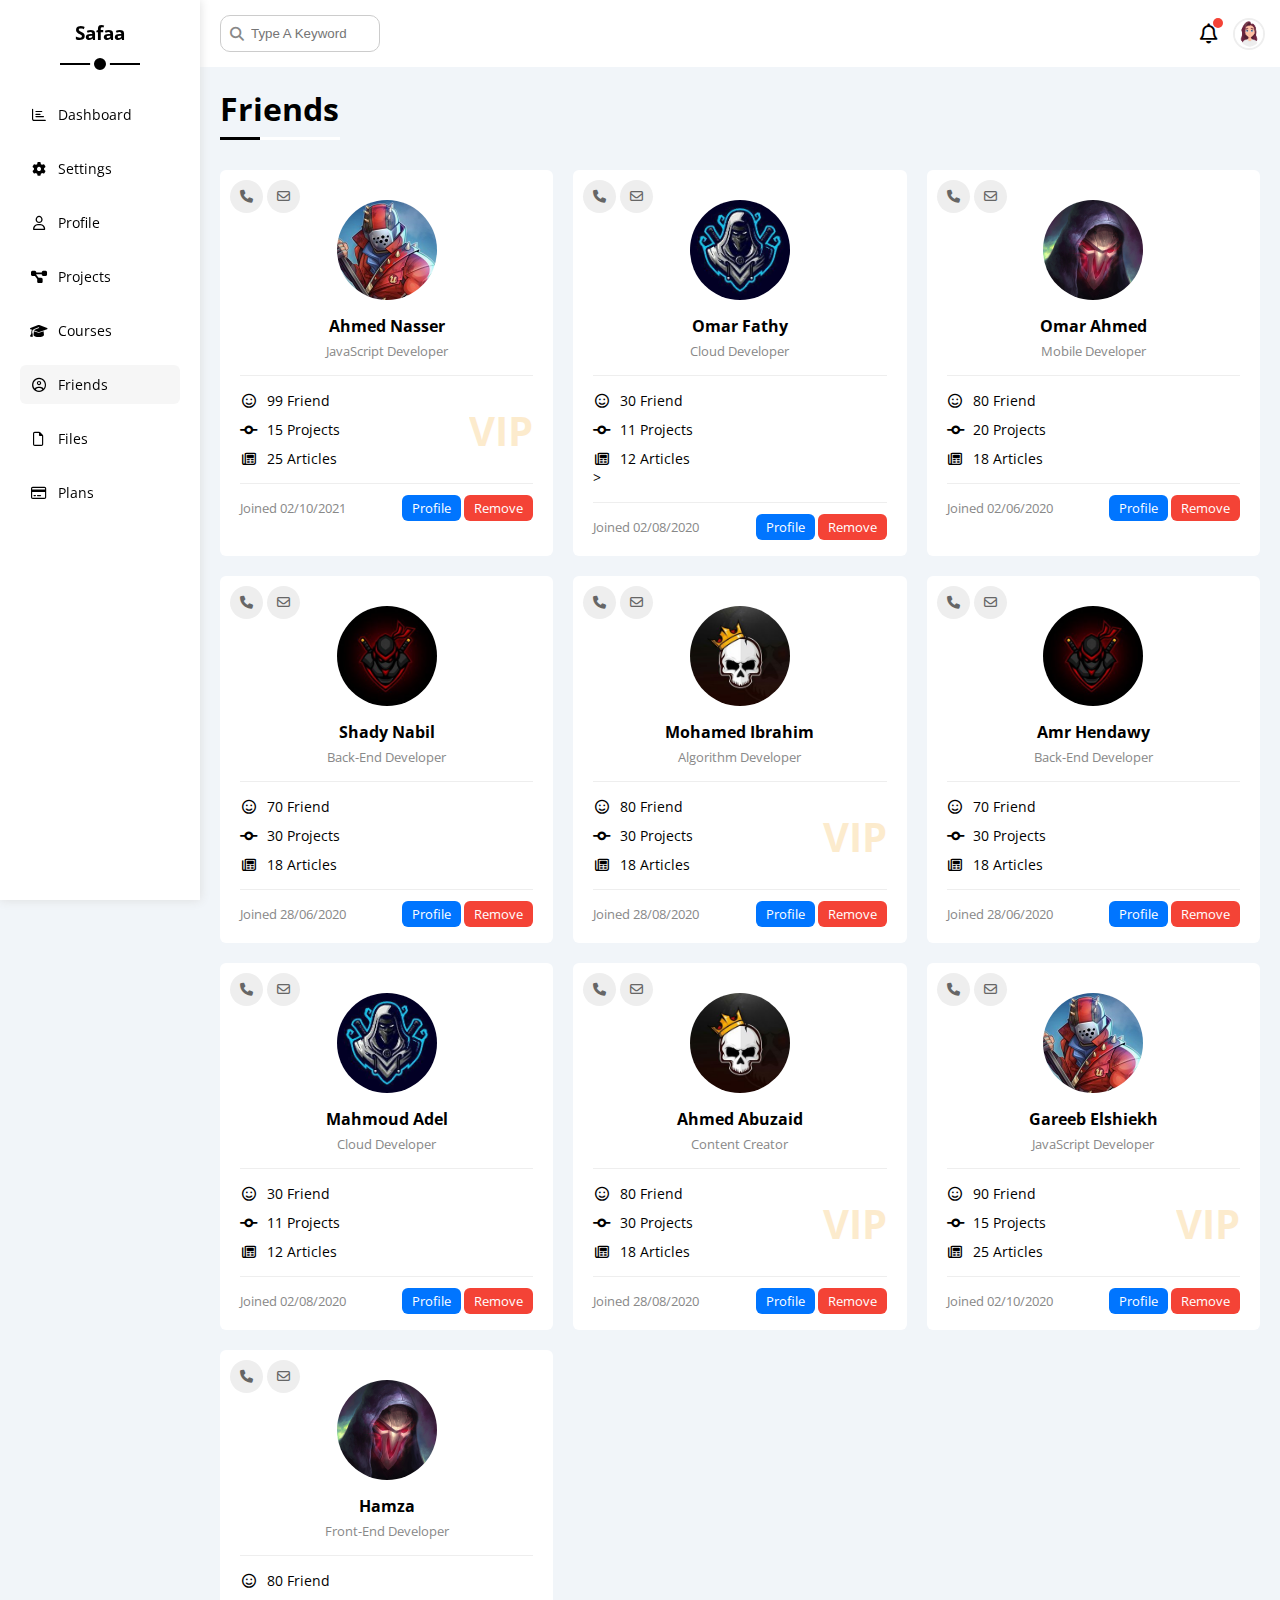
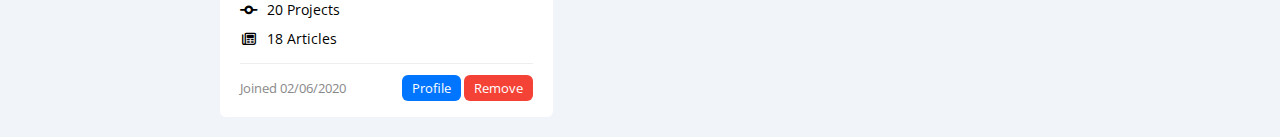
<file: friends.html>
<!DOCTYPE html>
<html lang="en">
  <head>
    <meta charset="UTF-8" />
    <meta name="viewport" content="width=device-width, initial-scale=1.0" />
    <title>Friends</title>
    <!-- Font Awesome Library -->
    <link rel="stylesheet" href="css/all.css" />
    <!-- Main Framework CSS File -->
    <link rel="stylesheet" href="css/framework.css" />
    <!-- Main Template CSS File -->
    <link rel="stylesheet" href="css/main.css" />
    <!-- Google Fonts -->
    <link rel="preconnect" href="https://fonts.googleapis.com" />
    <link rel="preconnect" href="https://fonts.gstatic.com" crossorigin />
    <link
      href="https://fonts.googleapis.com/css2?family=Open+Sans:wght@300;500&display=swap"
      rel="stylesheet"
    />
  </head>
  <body>
    <div class="page d-flex">
      <!-- Start Sidebar -->
      <div class="sidebar bg-white p-20 p-relative">
        <h3 class="p-relative text-center mt-0">Safaa</h3>
        <ul>
          <li>
            <a
              class="d-flex align-center fs-14 c-black rad-6 p-10"
              href="index.html"
            >
              <i class="fa-regular fa-chart-bar fa-fw"></i>
              <span class="fs-14 hide-mobile">Dashboard</span>
            </a>
          </li>
          <li>
            <a
              class="d-flex align-center fs-14 c-black rad-6 p-10"
              href="settings.html"
            >
              <i class="fa-solid fa-gear fa-fw"></i>
              <span class="fs-14 hide-mobile">Settings</span>
            </a>
          </li>
          <li>
            <a
              class="d-flex align-center fs-14 c-black rad-6 p-10"
              href="profile.html"
            >
              <i class="fa-regular fa-user fa-fw"></i>
              <span class="fs-14 hide-mobile">Profile</span>
            </a>
          </li>
          <li>
            <a
              class="d-flex align-center fs-14 c-black rad-6 p-10"
              href="projects.html"
            >
              <i class="fa-solid fa-diagram-project fa-fw"></i>
              <span class="fs-14 hide-mobile">Projects</span>
            </a>
          </li>
          <li>
            <a
              class="d-flex align-center fs-14 c-black rad-6 p-10"
              href="courses.html"
            >
              <i class="fa-solid fa-graduation-cap fa-fw"></i>
              <span class="fs-14 hide-mobile">Courses</span>
            </a>
          </li>
          <li>
            <a
              class="active d-flex align-center fs-14 c-black rad-6 p-10"
              href="friends.html"
            >
              <i class="fa-regular fa-circle-user fa-fw"></i>
              <span class="fs-14 hide-mobile">Friends</span>
            </a>
          </li>
          <li>
            <a
              class="d-flex align-center fs-14 c-black rad-6 p-10"
              href="files.html"
            >
              <i class="fa-regular fa-file fa-fw"></i>
              <span class="fs-14 hide-mobile">Files</span>
            </a>
          </li>
          <li>
            <a
              class="d-flex align-center fs-14 c-black rad-6 p-10"
              href="plans.html"
            >
              <i class="fa-regular fa-credit-card fa-fw"></i>
              <span class="fs-14 hide-mobile">Plans</span>
            </a>
          </li>
        </ul>
      </div>
      <!-- End Sidebar -->

      <!-- Start Content -->
      <div class="content w-full">
        <!-- Start Header -->
        <div class="head bg-white p-15 between-flex">
          <div class="search p-relative">
            <input
              class="p-10 rad-10 b-ccc"
              type="search"
              placeholder="Type A Keyword"
            />
          </div>
          <div class="icons d-flex align-center">
            <span class="notification p-relative">
              <i class="fa-regular fa-bell fa-lg"></i>
            </span>
            <img src="images/avatar.png" alt="avatar" />
          </div>
        </div>
        <!-- End Header -->
        <h1 class="p-relative">Friends</h1>
        <div class="friends-page d-grid gap-20 m-20">
          <div class="friend bg-white rad-6 p-20 p-relative">
            <div class="contact">
              <i class="fa-solid fa-phone"></i>
              <i class="fa-regular fa-envelope"></i>
            </div>
            <div class="text-center">
              <img
                class="rad-half mt-10 mb-10 w-100 h-100"
                src="images/friend-01.jpg"
                alt="friend"
              />
              <h4 class="m-0">Ahmed Nasser</h4>
              <p class="c-grey fs-13 mt-5 mb-0">JavaScript Developer</p>
            </div>
            <div class="icons fs-14 p-relative">
              <div class="mb-10">
                <i class="fa-regular fa-face-smile fa-fw"></i>
                <span>99 Friend</span>
              </div>
              <div class="mb-10">
                <i class="fa-solid fa-code-commit fa-fw"></i>
                <span>15 Projects</span>
              </div>
              <div>
                <i class="fa-regular fa-newspaper fa-fw"></i>
                <span>25 Articles</span>
              </div>
              <span class="vip fw-bold c-orange">VIP</span>
            </div>
            <div class="info between-flex fs-13">
              <span class="c-grey">Joined 02/10/2021</span>
              <div>
                <a class="btn-shape bg-blue c-white" href="profile.html">Profile</a>
                <a class="btn-shape bg-red c-white" href="#">Remove</a>
              </div>
            </div>
          </div>
          <div class="friend bg-white rad-6 p-20 p-relative">
            <div class="contact">
              <i class="fa-solid fa-phone"></i>
              <i class="fa-regular fa-envelope"></i>
            </div>
            <div class="text-center">
              <img
                class="rad-half mt-10 mb-10 w-100 h-100"
                src="images/friend-02.jpg"
                alt="friend"
              />
              <h4 class="m-0">Omar Fathy</h4>
              <p class="c-grey fs-13 mt-5 mb-0">Cloud Developer</p>
            </div>
            <div class="icons fs-14 p-relative">
              <div class="mb-10">
                <i class="fa-regular fa-face-smile fa-fw"></i>
                <span>30 Friend</span>
              </div>
              <div class="mb-10">
                <i class="fa-solid fa-code-commit fa-fw"></i>
                <span>11 Projects</span>
              </div>
              <div>
                <i class="fa-regular fa-newspaper fa-fw"></i>
                <span>12 Articles</span>
              </div>>
            </div>
            <div class="info between-flex fs-13">
              <span class="c-grey">Joined 02/08/2020</span>
              <div>
                <a class="btn-shape bg-blue c-white" href="profile.html">Profile</a>
                <a class="btn-shape bg-red c-white" href="#">Remove</a>
              </div>
            </div>
          </div>
          <div class="friend bg-white rad-6 p-20 p-relative">
            <div class="contact">
              <i class="fa-solid fa-phone"></i>
              <i class="fa-regular fa-envelope"></i>
            </div>
            <div class="text-center">
              <img
                class="rad-half mt-10 mb-10 w-100 h-100"
                src="images/friend-03.jpg"
                alt="friend"
              />
              <h4 class="m-0">Omar Ahmed</h4>
              <p class="c-grey fs-13 mt-5 mb-0">Mobile Developer</p>
            </div>
            <div class="icons fs-14 p-relative">
              <div class="mb-10">
                <i class="fa-regular fa-face-smile fa-fw"></i>
                <span>80 Friend</span>
              </div>
              <div class="mb-10">
                <i class="fa-solid fa-code-commit fa-fw"></i>
                <span>20 Projects</span>
              </div>
              <div>
                <i class="fa-regular fa-newspaper fa-fw"></i>
                <span>18 Articles</span>
              </div>
            </div>
            <div class="info between-flex fs-13">
              <span class="c-grey">Joined 02/06/2020</span>
              <div>
                <a class="btn-shape bg-blue c-white" href="profile.html">Profile</a>
                <a class="btn-shape bg-red c-white" href="#">Remove</a>
              </div>
            </div>
          </div>
          <div class="friend bg-white rad-6 p-20 p-relative">
            <div class="contact">
              <i class="fa-solid fa-phone"></i>
              <i class="fa-regular fa-envelope"></i>
            </div>
            <div class="text-center">
              <img
                class="rad-half mt-10 mb-10 w-100 h-100"
                src="images/friend-04.jpg"
                alt="friend"
              />
              <h4 class="m-0">Shady Nabil</h4>
              <p class="c-grey fs-13 mt-5 mb-0">Back-End Developer</p>
            </div>
            <div class="icons fs-14 p-relative">
              <div class="mb-10">
                <i class="fa-regular fa-face-smile fa-fw"></i>
                <span>70 Friend</span>
              </div>
              <div class="mb-10">
                <i class="fa-solid fa-code-commit fa-fw"></i>
                <span>30 Projects</span>
              </div>
              <div>
                <i class="fa-regular fa-newspaper fa-fw"></i>
                <span>18 Articles</span>
              </div>
            </div>
            <div class="info between-flex fs-13">
              <span class="c-grey">Joined 28/06/2020</span>
              <div>
                <a class="btn-shape bg-blue c-white" href="profile.html">Profile</a>
                <a class="btn-shape bg-red c-white" href="#">Remove</a>
              </div>
            </div>
          </div>
          <div class="friend bg-white rad-6 p-20 p-relative">
            <div class="contact">
              <i class="fa-solid fa-phone"></i>
              <i class="fa-regular fa-envelope"></i>
            </div>
            <div class="text-center">
              <img
                class="rad-half mt-10 mb-10 w-100 h-100"
                src="images/friend-05.jpg"
                alt="friend"
              />
              <h4 class="m-0">Mohamed Ibrahim</h4>
              <p class="c-grey fs-13 mt-5 mb-0">Algorithm Developer</p>
            </div>
            <div class="icons fs-14 p-relative">
              <div class="mb-10">
                <i class="fa-regular fa-face-smile fa-fw"></i>
                <span>80 Friend</span>
              </div>
              <div class="mb-10">
                <i class="fa-solid fa-code-commit fa-fw"></i>
                <span>30 Projects</span>
              </div>
              <div>
                <i class="fa-regular fa-newspaper fa-fw"></i>
                <span>18 Articles</span>
              </div>
              <span class="vip fw-bold c-orange">VIP</span>
            </div>
            <div class="info between-flex fs-13">
              <span class="c-grey">Joined 28/08/2020</span>
              <div>
                <a class="btn-shape bg-blue c-white" href="profile.html">Profile</a>
                <a class="btn-shape bg-red c-white" href="#">Remove</a>
              </div>
            </div>
          </div>
          <div class="friend bg-white rad-6 p-20 p-relative">
            <div class="contact">
              <i class="fa-solid fa-phone"></i>
              <i class="fa-regular fa-envelope"></i>
            </div>
            <div class="text-center">
              <img
                class="rad-half mt-10 mb-10 w-100 h-100"
                src="images/friend-04.jpg"
                alt="friend"
              />
              <h4 class="m-0">Amr Hendawy</h4>
              <p class="c-grey fs-13 mt-5 mb-0">Back-End Developer</p>
            </div>
            <div class="icons fs-14 p-relative">
              <div class="mb-10">
                <i class="fa-regular fa-face-smile fa-fw"></i>
                <span>70 Friend</span>
              </div>
              <div class="mb-10">
                <i class="fa-solid fa-code-commit fa-fw"></i>
                <span>30 Projects</span>
              </div>
              <div>
                <i class="fa-regular fa-newspaper fa-fw"></i>
                <span>18 Articles</span>
              </div>
              
            </div>
            <div class="info between-flex fs-13">
              <span class="c-grey">Joined 28/06/2020</span>
              <div>
                <a class="btn-shape bg-blue c-white" href="profile.html">Profile</a>
                <a class="btn-shape bg-red c-white" href="#">Remove</a>
              </div>
            </div>
          </div>
          <div class="friend bg-white rad-6 p-20 p-relative">
            <div class="contact">
              <i class="fa-solid fa-phone"></i>
              <i class="fa-regular fa-envelope"></i>
            </div>
            <div class="text-center">
              <img
                class="rad-half mt-10 mb-10 w-100 h-100"
                src="images/friend-02.jpg"
                alt="friend"
              />
              <h4 class="m-0">Mahmoud Adel</h4>
              <p class="c-grey fs-13 mt-5 mb-0">Cloud Developer</p>
            </div>
            <div class="icons fs-14 p-relative">
              <div class="mb-10">
                <i class="fa-regular fa-face-smile fa-fw"></i>
                <span>30 Friend</span>
              </div>
              <div class="mb-10">
                <i class="fa-solid fa-code-commit fa-fw"></i>
                <span>11 Projects</span>
              </div>
              <div>
                <i class="fa-regular fa-newspaper fa-fw"></i>
                <span>12 Articles</span>
              </div>
            </div>
            <div class="info between-flex fs-13">
              <span class="c-grey">Joined 02/08/2020</span>
              <div>
                <a class="btn-shape bg-blue c-white" href="profile.html">Profile</a>
                <a class="btn-shape bg-red c-white" href="#">Remove</a>
              </div>
            </div>
          </div>
          <div class="friend bg-white rad-6 p-20 p-relative">
            <div class="contact">
              <i class="fa-solid fa-phone"></i>
              <i class="fa-regular fa-envelope"></i>
            </div>
            <div class="text-center">
              <img
                class="rad-half mt-10 mb-10 w-100 h-100"
                src="images/friend-05.jpg"
                alt="friend"
              />
              <h4 class="m-0">Ahmed Abuzaid</h4>
              <p class="c-grey fs-13 mt-5 mb-0">Content Creator</p>
            </div>
            <div class="icons fs-14 p-relative">
              <div class="mb-10">
                <i class="fa-regular fa-face-smile fa-fw"></i>
                <span>80 Friend</span>
              </div>
              <div class="mb-10">
                <i class="fa-solid fa-code-commit fa-fw"></i>
                <span>30 Projects</span>
              </div>
              <div>
                <i class="fa-regular fa-newspaper fa-fw"></i>
                <span>18 Articles</span>
              </div>
              <span class="vip fw-bold c-orange">VIP</span>
            </div>
            <div class="info between-flex fs-13">
              <span class="c-grey">Joined 28/08/2020</span>
              <div>
                <a class="btn-shape bg-blue c-white" href="profile.html">Profile</a>
                <a class="btn-shape bg-red c-white" href="#">Remove</a>
              </div>
            </div>
          </div>
          <div class="friend bg-white rad-6 p-20 p-relative">
            <div class="contact">
              <i class="fa-solid fa-phone"></i>
              <i class="fa-regular fa-envelope"></i>
            </div>
            <div class="text-center">
              <img
                class="rad-half mt-10 mb-10 w-100 h-100"
                src="images/friend-01.jpg"
                alt="friend"
              />
              <h4 class="m-0">Gareeb Elshiekh</h4>
              <p class="c-grey fs-13 mt-5 mb-0">JavaScript Developer</p>
            </div>
            <div class="icons fs-14 p-relative">
              <div class="mb-10">
                <i class="fa-regular fa-face-smile fa-fw"></i>
                <span>90 Friend</span>
              </div>
              <div class="mb-10">
                <i class="fa-solid fa-code-commit fa-fw"></i>
                <span>15 Projects</span>
              </div>
              <div>
                <i class="fa-regular fa-newspaper fa-fw"></i>
                <span>25 Articles</span>
              </div>
              <span class="vip fw-bold c-orange">VIP</span>
            </div>
            <div class="info between-flex fs-13">
              <span class="c-grey">Joined 02/10/2020</span>
              <div>
                <a class="btn-shape bg-blue c-white" href="profile.html">Profile</a>
                <a class="btn-shape bg-red c-white" href="#">Remove</a>
              </div>
            </div>
          </div> 
          <div class="friend bg-white rad-6 p-20 p-relative">
            <div class="contact">
              <i class="fa-solid fa-phone"></i>
              <i class="fa-regular fa-envelope"></i>
            </div>
            <div class="text-center">
              <img
                class="rad-half mt-10 mb-10 w-100 h-100"
                src="images/friend-03.jpg"
                alt="friend"
              />
              <h4 class="m-0">Hamza</h4>
              <p class="c-grey fs-13 mt-5 mb-0">Front-End Developer</p>
            </div>
            <div class="icons fs-14 p-relative">
              <div class="mb-10">
                <i class="fa-regular fa-face-smile fa-fw"></i>
                <span>80 Friend</span>
              </div>
              <div class="mb-10">
                <i class="fa-solid fa-code-commit fa-fw"></i>
                <span>20 Projects</span>
              </div>
              <div>
                <i class="fa-regular fa-newspaper fa-fw"></i>
                <span>18 Articles</span>
              </div>
            </div>
            <div class="info between-flex fs-13">
              <span class="c-grey">Joined 02/06/2020</span>
              <div>
                <a class="btn-shape bg-blue c-white" href="profile.html">Profile</a>
                <a class="btn-shape bg-red c-white" href="#">Remove</a>
              </div>
            </div>
          </div>
        </div>
      </div>
      <!-- End Content -->
    </div>
  </body>
</html>
</file>
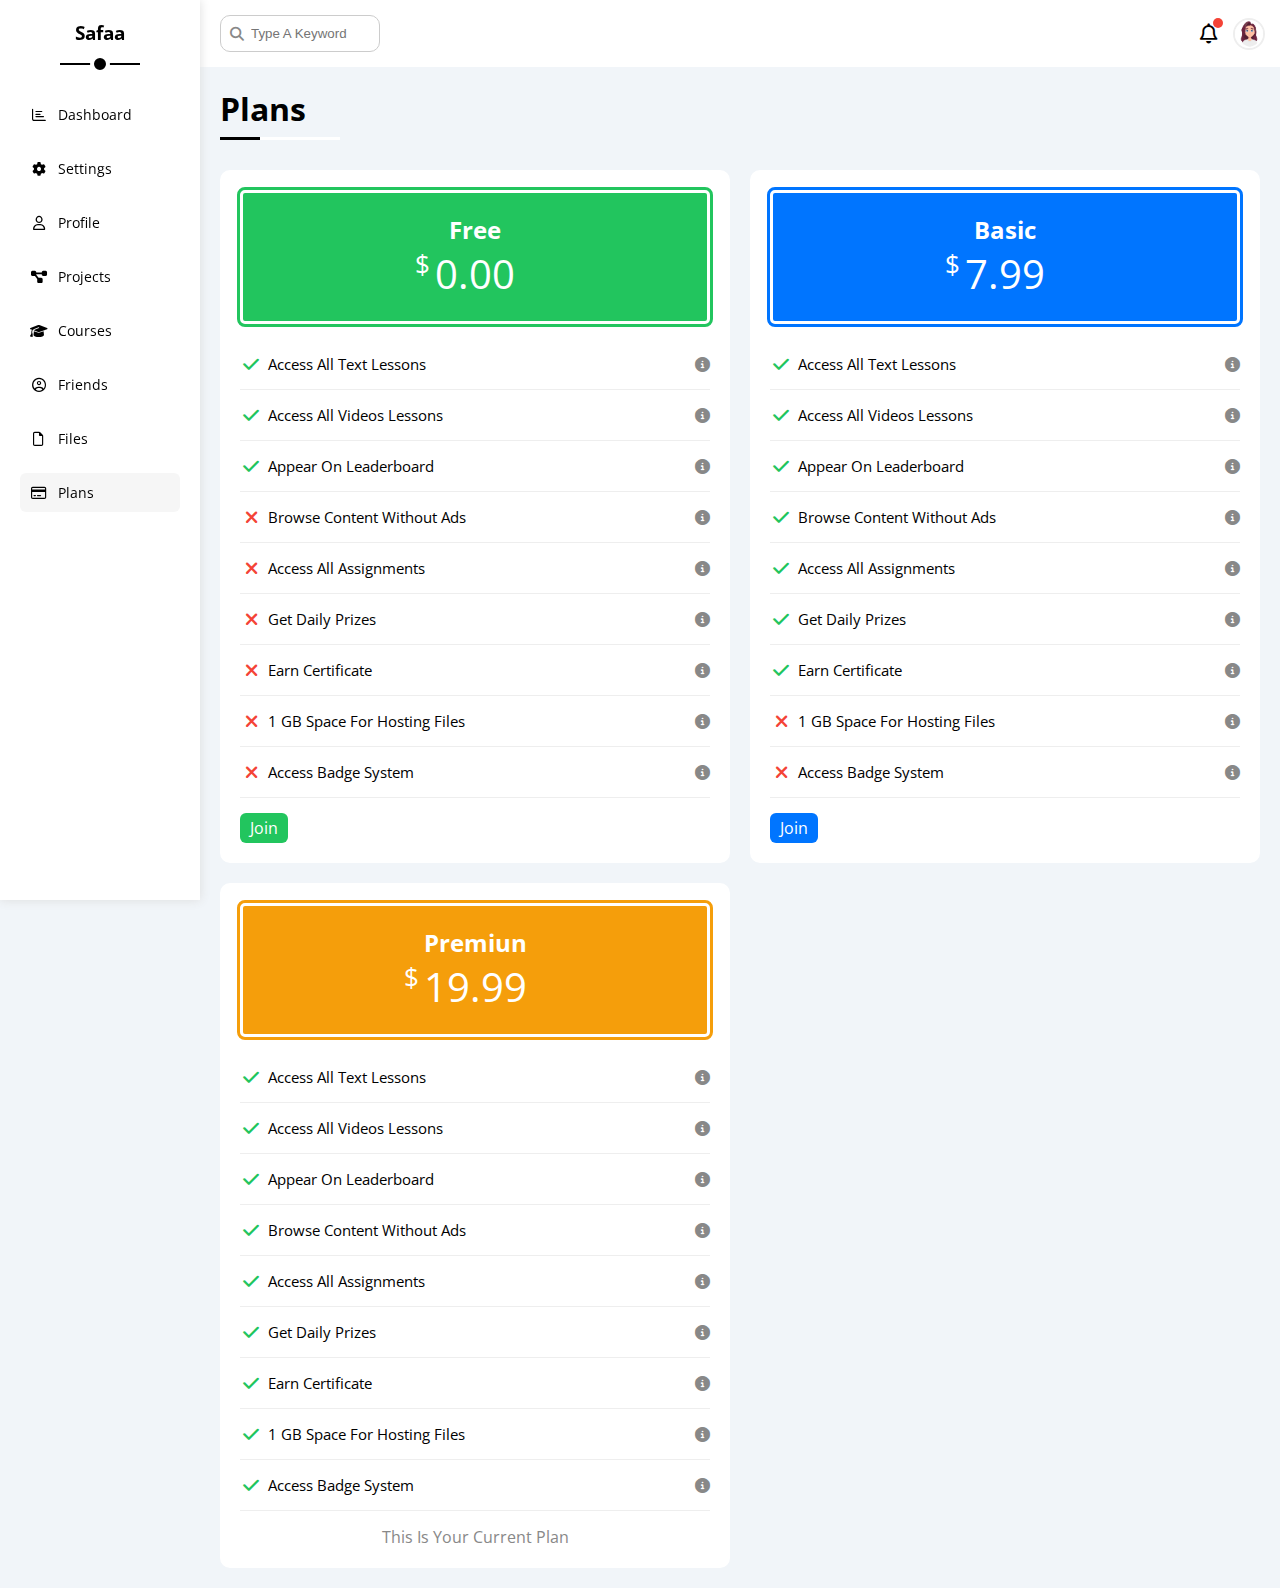
<file: plans.html>
<!DOCTYPE html>
<html lang="en">
  <head>
    <meta charset="UTF-8" />
    <meta name="viewport" content="width=device-width, initial-scale=1.0" />
    <title>Plans</title>
    <!-- Font Awesome Library -->
    <link rel="stylesheet" href="css/all.css" />
    <!-- Main Framework CSS File -->
    <link rel="stylesheet" href="css/framework.css" />
    <!-- Main Template CSS File -->
    <link rel="stylesheet" href="css/main.css" />
    <!-- Google Fonts -->
    <link rel="preconnect" href="https://fonts.googleapis.com" />
    <link rel="preconnect" href="https://fonts.gstatic.com" crossorigin />
    <link
      href="https://fonts.googleapis.com/css2?family=Open+Sans:wght@300;500&display=swap"
      rel="stylesheet"
    />
  </head>
  <body>
    <div class="page d-flex">
      <!-- Start Sidebar -->
      <div class="sidebar bg-white p-20 p-relative">
        <h3 class="p-relative text-center mt-0">Safaa</h3>
        <ul>
          <li>
            <a
              class="d-flex align-center fs-14 c-black rad-6 p-10"
              href="index.html"
            >
              <i class="fa-regular fa-chart-bar fa-fw"></i>
              <span class="fs-14 hide-mobile">Dashboard</span>
            </a>
          </li>
          <li>
            <a
              class="d-flex align-center fs-14 c-black rad-6 p-10"
              href="settings.html"
            >
              <i class="fa-solid fa-gear fa-fw"></i>
              <span class="fs-14 hide-mobile">Settings</span>
            </a>
          </li>
          <li>
            <a
              class="d-flex align-center fs-14 c-black rad-6 p-10"
              href="profile.html"
            >
              <i class="fa-regular fa-user fa-fw"></i>
              <span class="fs-14 hide-mobile">Profile</span>
            </a>
          </li>
          <li>
            <a
              class="d-flex align-center fs-14 c-black rad-6 p-10"
              href="projects.html"
            >
              <i class="fa-solid fa-diagram-project fa-fw"></i>
              <span class="fs-14 hide-mobile">Projects</span>
            </a>
          </li>
          <li>
            <a
              class="d-flex align-center fs-14 c-black rad-6 p-10"
              href="courses.html"
            >
              <i class="fa-solid fa-graduation-cap fa-fw"></i>
              <span class="fs-14 hide-mobile">Courses</span>
            </a>
          </li>
          <li>
            <a
              class="d-flex align-center fs-14 c-black rad-6 p-10"
              href="friends.html"
            >
              <i class="fa-regular fa-circle-user fa-fw"></i>
              <span class="fs-14 hide-mobile">Friends</span>
            </a>
          </li>
          <li>
            <a
              class="d-flex align-center fs-14 c-black rad-6 p-10"
              href="files.html"
            >
              <i class="fa-regular fa-file fa-fw"></i>
              <span class="fs-14 hide-mobile">Files</span>
            </a>
          </li>
          <li>
            <a
              class="active d-flex align-center fs-14 c-black rad-6 p-10"
              href="plans.html"
            >
              <i class="fa-regular fa-credit-card fa-fw"></i>
              <span class="fs-14 hide-mobile">Plans</span>
            </a>
          </li>
        </ul>
      </div>
      <!-- End Sidebar -->

      <!-- Start Content -->
      <div class="content w-full">
        <!-- Start Header -->
        <div class="head bg-white p-15 between-flex">
          <div class="search p-relative">
            <input
              class="p-10 rad-10 b-ccc"
              type="search"
              placeholder="Type A Keyword"
            />
          </div>
          <div class="icons d-flex align-center">
            <span class="notification p-relative">
              <i class="fa-regular fa-bell fa-lg"></i>
            </span>
            <img src="images/avatar.png" alt="avatar" />
          </div>
        </div>
        <!-- End Header -->
        <h1 class="p-relative">Plans</h1>
        <div class="plans-page d-grid gap-20 m-20">
          <div class="plan green bg-white rad-10 p-20">
            <div class="top bg-green text-center p-20 mb-15">
              <h2 class="m-0 c-white">Free</h2>
              <div class="price c-white"><span>$</span>0.00</div>
            </div>
            <ul>
              <li>
                <i class="fa-solid fa-check fa-fw yes"></i>
                <span>Access All Text Lessons</span>
                <i class="fa-solid fa-circle-info help"></i>
              </li>
              <li>
                <i class="fa-solid fa-check fa-fw yes"></i>
                <span>Access All Videos Lessons</span>
                <i class="fa-solid fa-circle-info help"></i>
              </li>
              <li>
                <i class="fa-solid fa-check fa-fw yes"></i>
                <span>Appear On Leaderboard</span>
                <i class="fa-solid fa-circle-info help"></i>
              </li>
              <li>
                <i class="fa-solid fa-xmark fa-fw"></i>
                <span>Browse Content Without Ads</span>
                <i class="fa-solid fa-circle-info help"></i>
              </li>
              <li>
                <i class="fa-solid fa-xmark fa-fw"></i>
                <span> Access All Assignments</span>
                <i class="fa-solid fa-circle-info help"></i>
              </li>
              <li>
                <i class="fa-solid fa-xmark fa-fw"></i>
                <span>Get Daily Prizes</span>
                <i class="fa-solid fa-circle-info help"></i>
              </li>
              <li>
                <i class="fa-solid fa-xmark fa-fw"></i>
                <span>Earn Certificate</span>
                <i class="fa-solid fa-circle-info help"></i>
              </li>
              <li>
                <i class="fa-solid fa-xmark fa-fw"></i>
                <span> 1 GB Space For Hosting Files</span>
                <i class="fa-solid fa-circle-info help"></i>
              </li>
              <li>
                <i class="fa-solid fa-xmark fa-fw"></i>
                <span>Access Badge System</span>
                <i class="fa-solid fa-circle-info help"></i>
              </li>
            </ul>
            <a class="btn-shape bg-green c-white d-block w-fit mt-15" href="#"
              >Join</a
            >
          </div>
          <div class="plan blue bg-white rad-10 p-20">
            <div class="top bg-blue text-center p-20 mb-15">
              <h2 class="m-0 c-white">Basic</h2>
              <div class="price c-white"><span>$</span>7.99</div>
            </div>
            <ul>
              <li>
                <i class="fa-solid fa-check fa-fw yes"></i>
                <span>Access All Text Lessons</span>
                <i class="fa-solid fa-circle-info help"></i>
              </li>
              <li>
                <i class="fa-solid fa-check fa-fw yes"></i>
                <span>Access All Videos Lessons</span>
                <i class="fa-solid fa-circle-info help"></i>
              </li>
              <li>
                <i class="fa-solid fa-check fa-fw yes"></i>
                <span>Appear On Leaderboard</span>
                <i class="fa-solid fa-circle-info help"></i>
              </li>
              <li>
                <i class="fa-solid fa-check fa-fw yes"></i>
                <span>Browse Content Without Ads</span>
                <i class="fa-solid fa-circle-info help"></i>
              </li>
              <li>
                <i class="fa-solid fa-check fa-fw yes"></i>
                <span> Access All Assignments</span>
                <i class="fa-solid fa-circle-info help"></i>
              </li>
              <li>
                <i class="fa-solid fa-check fa-fw yes"></i>
                <span>Get Daily Prizes</span>
                <i class="fa-solid fa-circle-info help"></i>
              </li>
              <li>
                <i class="fa-solid fa-check fa-fw yes"></i>
                <span>Earn Certificate</span>
                <i class="fa-solid fa-circle-info help"></i>
              </li>
              <li>
                <i class="fa-solid fa-xmark fa-fw"></i>
                <span> 1 GB Space For Hosting Files</span>
                <i class="fa-solid fa-circle-info help"></i>
              </li>
              <li>
                <i class="fa-solid fa-xmark fa-fw"></i>
                <span>Access Badge System</span>
                <i class="fa-solid fa-circle-info help"></i>
              </li>
            </ul>
            <a class="btn-shape bg-blue c-white d-block w-fit mt-15" href="#"
              >Join</a
            >
          </div>
          <div class="plan orange bg-white rad-10 p-20">
            <div class="top bg-orange text-center p-20 mb-15">
              <h2 class="m-0 c-white">Premiun</h2>
              <div class="price c-white"><span>$</span>19.99</div>
            </div>
            <ul>
              <li>
                <i class="fa-solid fa-check fa-fw yes"></i>
                <span>Access All Text Lessons</span>
                <i class="fa-solid fa-circle-info help"></i>
              </li>
              <li>
                <i class="fa-solid fa-check fa-fw yes"></i>
                <span>Access All Videos Lessons</span>
                <i class="fa-solid fa-circle-info help"></i>
              </li>
              <li>
                <i class="fa-solid fa-check fa-fw yes"></i>
                <span>Appear On Leaderboard</span>
                <i class="fa-solid fa-circle-info help"></i>
              </li>
              <li>
                <i class="fa-solid fa-check fa-fw yes"></i>
                <span>Browse Content Without Ads</span>
                <i class="fa-solid fa-circle-info help"></i>
              </li>
              <li>
                <i class="fa-solid fa-check fa-fw yes"></i>
                <span> Access All Assignments</span>
                <i class="fa-solid fa-circle-info help"></i>
              </li>
              <li>
                <i class="fa-solid fa-check fa-fw yes"></i>
                <span>Get Daily Prizes</span>
                <i class="fa-solid fa-circle-info help"></i>
              </li>
              <li>
                <i class="fa-solid fa-check fa-fw yes"></i>
                <span>Earn Certificate</span>
                <i class="fa-solid fa-circle-info help"></i>
              </li>
              <li>
                <i class="fa-solid fa-check fa-fw yes"></i>
                <span> 1 GB Space For Hosting Files</span>
                <i class="fa-solid fa-circle-info help"></i>
              </li>
              <li>
                <i class="fa-solid fa-check fa-fw yes"></i>
                <span>Access Badge System</span>
                <i class="fa-solid fa-circle-info help"></i>
              </li>
            </ul>
            <p class="c-grey m-0 text-center mt-15">
              This Is Your Current Plan
            </p>
          </div>
        </div>
      </div>
      <!-- End Content -->
    </div>
  </body>
</html>
</file>
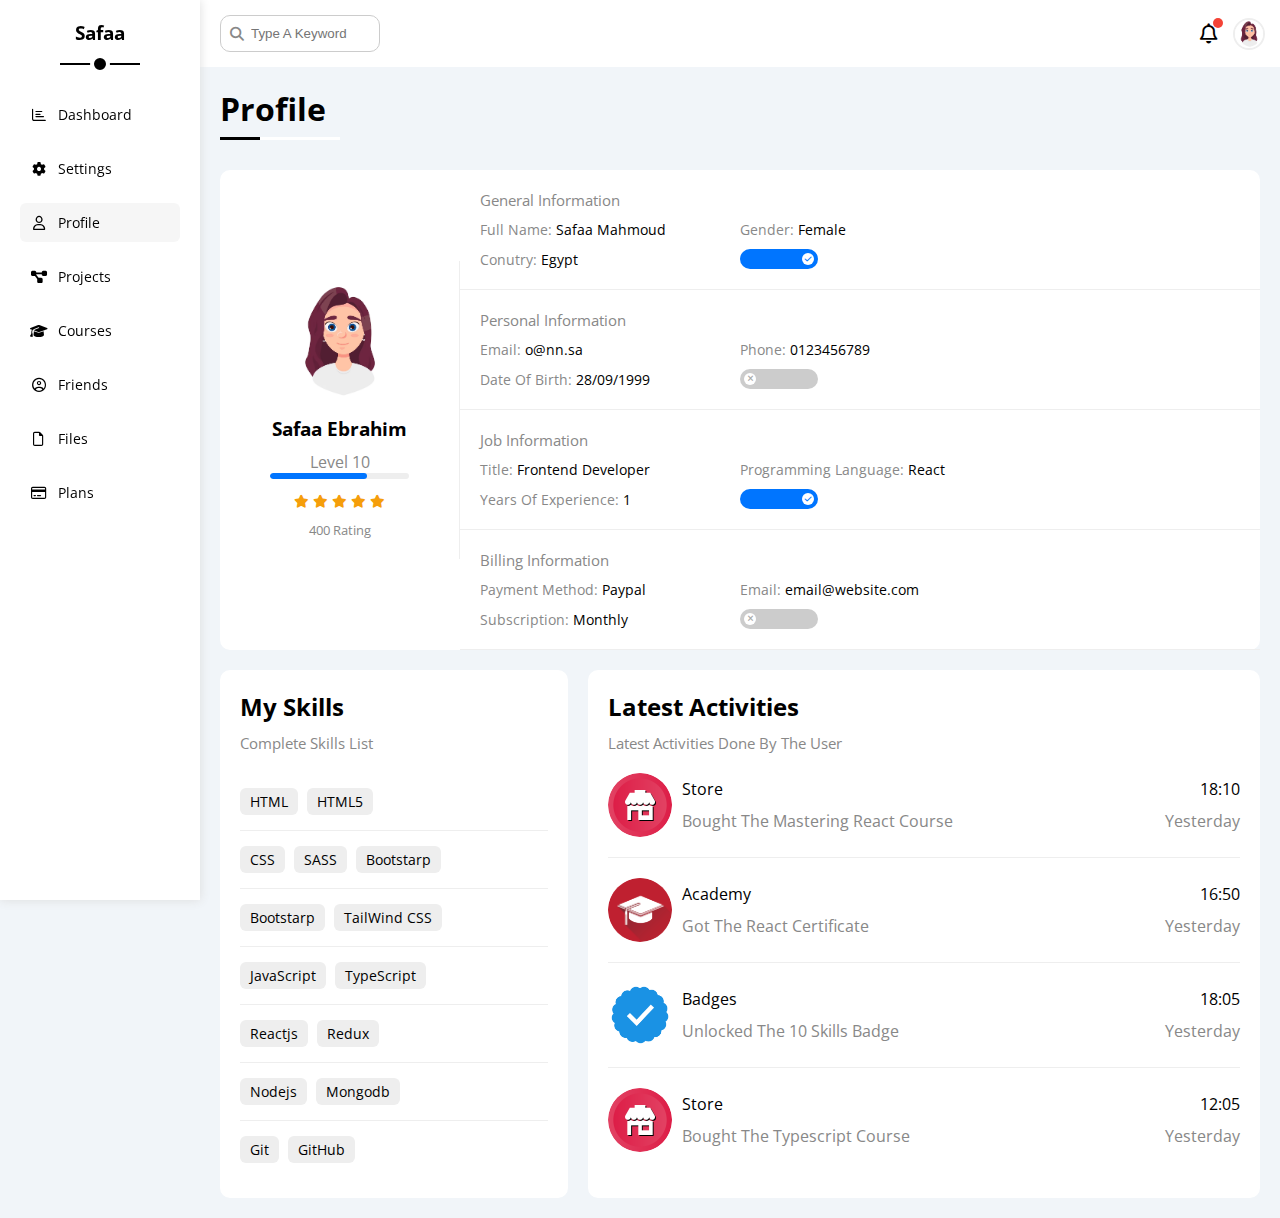
<file: profile.html>
<!DOCTYPE html>
<html lang="en">
  <head>
    <meta charset="UTF-8" />
    <meta name="viewport" content="width=device-width, initial-scale=1.0" />
    <title>Profile</title>
    <!-- Font Awesome Library -->
    <link rel="stylesheet" href="css/all.css" />
    <!-- Main Framework CSS File -->
    <link rel="stylesheet" href="css/framework.css" />
    <!-- Main Template CSS File -->
    <link rel="stylesheet" href="css/main.css" />
    <!-- Google Fonts -->
    <link rel="preconnect" href="https://fonts.googleapis.com" />
    <link rel="preconnect" href="https://fonts.gstatic.com" crossorigin />
    <link
      href="https://fonts.googleapis.com/css2?family=Open+Sans:wght@300;500&display=swap"
      rel="stylesheet"
    />
  </head>
  <body>
    <div class="page d-flex">
      <!-- Start Sidebar -->
      <div class="sidebar bg-white p-20 p-relative">
        <h3 class="p-relative text-center mt-0">Safaa</h3>
        <ul>
          <li>
            <a
              class="d-flex align-center fs-14 c-black rad-6 p-10"
              href="index.html"
            >
              <i class="fa-regular fa-chart-bar fa-fw"></i>
              <span class="fs-14 hide-mobile">Dashboard</span>
            </a>
          </li>
          <li>
            <a
              class="d-flex align-center fs-14 c-black rad-6 p-10"
              href="settings.html"
            >
              <i class="fa-solid fa-gear fa-fw"></i>
              <span class="fs-14 hide-mobile">Settings</span>
            </a>
          </li>
          <li>
            <a
              class="active d-flex align-center fs-14 c-black rad-6 p-10"
              href="profile.html"
            >
              <i class="fa-regular fa-user fa-fw"></i>
              <span class="fs-14 hide-mobile">Profile</span>
            </a>
          </li>
          <li>
            <a
              class="d-flex align-center fs-14 c-black rad-6 p-10"
              href="projects.html"
            >
              <i class="fa-solid fa-diagram-project fa-fw"></i>
              <span class="fs-14 hide-mobile">Projects</span>
            </a>
          </li>
          <li>
            <a
              class="d-flex align-center fs-14 c-black rad-6 p-10"
              href="courses.html"
            >
              <i class="fa-solid fa-graduation-cap fa-fw"></i>
              <span class="fs-14 hide-mobile">Courses</span>
            </a>
          </li>
          <li>
            <a
              class="d-flex align-center fs-14 c-black rad-6 p-10"
              href="friends.html"
            >
              <i class="fa-regular fa-circle-user fa-fw"></i>
              <span class="fs-14 hide-mobile">Friends</span>
            </a>
          </li>
          <li>
            <a
              class="d-flex align-center fs-14 c-black rad-6 p-10"
              href="files.html"
            >
              <i class="fa-regular fa-file fa-fw"></i>
              <span class="fs-14 hide-mobile">Files</span>
            </a>
          </li>
          <li>
            <a
              class="d-flex align-center fs-14 c-black rad-6 p-10"
              href="plans.html"
            >
              <i class="fa-regular fa-credit-card fa-fw"></i>
              <span class="fs-14 hide-mobile">Plans</span>
            </a>
          </li>
        </ul>
      </div>
      <!-- End Sidebar -->

      <!-- Start Content -->
      <div class="content w-full">
        <!-- Start Header -->
        <div class="head bg-white p-15 between-flex">
          <div class="search p-relative">
            <input
              class="p-10 rad-10 b-ccc"
              type="search"
              placeholder="Type A Keyword"
            />
          </div>
          <div class="icons d-flex align-center">
            <span class="notification p-relative">
              <i class="fa-regular fa-bell fa-lg"></i>
            </span>
            <img src="images/avatar.png" alt="avatar" />
          </div>
        </div>
        <!-- End Header -->
        <h1 class="p-relative">Profile</h1>
        <div class="profile-page m-20">
          <!-- Start Overview -->
          <div class="overview bg-white rad-10 d-flex align-center">
            <div class="avatar-box text-center p-20">
              <img
                class="rad-half mb-10"
                src="images/avatar.png"
                alt="avatar"
              />
              <h3 class="m-0">Safaa Ebrahim</h3>
              <p class="c-grey mt-10">Level 10</p>
              <div class="level rad-6 bg-eee p-relative">
                <span style="width: 70%"></span>
              </div>
              <div class="rating mt-10 mb-10">
                <i class="fa-solid fa-star c-orange fs-13"></i>
                <i class="fa-solid fa-star c-orange fs-13"></i>
                <i class="fa-solid fa-star c-orange fs-13"></i>
                <i class="fa-solid fa-star c-orange fs-13"></i>
                <i class="fa-solid fa-star c-orange fs-13"></i>
              </div>
              <p class="c-grey m-0 fs-13">400 Rating</p>
            </div>
            <div class="info-box w-full text-center-mobile">
              <!-- Start general information row -->
              <div class="box bb-eee p-20 d-flex align-center">
                <h4 class="c-grey fs-15 m-0 w-full fw-normal">
                  General Information
                </h4>
                <div class="fs-14">
                  <span class="c-grey">Full Name:</span>
                  <span>Safaa Mahmoud</span>
                </div>
                <div class="fs-14">
                  <span class="c-grey">Gender:</span>
                  <span>Female</span>
                </div>
                <div class="fs-14">
                  <span class="c-grey">Conutry:</span>
                  <span>Egypt</span>
                </div>
                <div class="fs-14">
                  <label>
                    <input class="toggle-checkbox" type="checkbox" checked />
                    <div class="toggle-switch"></div>
                  </label>
                </div>
              </div>
              <!-- End general information row -->
              <!-- Start personal information row -->
              <div class="box bb-eee p-20 d-flex align-center">
                <h4 class="c-grey fs-15 m-0 w-full fw-normal">
                  Personal Information
                </h4>
                <div class="fs-14">
                  <span class="c-grey">Email:</span>
                  <span>o@nn.sa</span>
                </div>
                <div class="fs-14">
                  <span class="c-grey">Phone:</span>
                  <span>0123456789</span>
                </div>
                <div class="fs-14">
                  <span class="c-grey">Date Of Birth:</span>
                  <span>28/09/1999</span>
                </div>
                <div class="fs-14">
                  <label>
                    <input class="toggle-checkbox" type="checkbox" />
                    <div class="toggle-switch"></div>
                  </label>
                </div>
              </div>
              <!-- End personal information row -->
              <!-- Start Job information row -->
              <div class="box bb-eee p-20 d-flex align-center">
                <h4 class="c-grey fs-15 m-0 w-full fw-normal">
                  Job Information
                </h4>
                <div class="fs-14">
                  <span class="c-grey">Title:</span>
                  <span>Frontend Developer</span>
                </div>
                <div class="fs-14">
                  <span class="c-grey">Programming Language:</span>
                  <span>React</span>
                </div>
                <div class="fs-14">
                  <span class="c-grey">Years Of Experience:</span>
                  <span>1</span>
                </div>
                <div class="fs-14">
                  <label>
                    <input class="toggle-checkbox" type="checkbox" checked />
                    <div class="toggle-switch"></div>
                  </label>
                </div>
              </div>
              <!-- End Job information row -->
              <!-- Start Billing information row -->
              <div class="box bb-eee p-20 d-flex align-center">
                <h4 class="c-grey fs-15 m-0 w-full fw-normal">
                  Billing Information
                </h4>
                <div class="fs-14">
                  <span class="c-grey">Payment Method:</span>
                  <span>Paypal</span>
                </div>
                <div class="fs-14">
                  <span class="c-grey">Email:</span>
                  <span>email@website.com</span>
                </div>
                <div class="fs-14">
                  <span class="c-grey">Subscription:</span>
                  <span>Monthly</span>
                </div>
                <div class="fs-14">
                  <label>
                    <input class="toggle-checkbox" type="checkbox" />
                    <div class="toggle-switch"></div>
                  </label>
                </div>
              </div>
              <!-- End Billing information row -->
            </div>
          </div>
          <!-- End Overview -->
          <!-- Start OtherData -->
          <div class="other-data d-flex gap-20">
            <!-- Start Skills -->
            <div class="skills-card p-20 bg-white rad-10 mt-20">
              <h2 class="mt-0 mb-10">My Skills</h2>
              <p class="mt-0 mb-20 c-grey fs-15">Complete Skills List</p>
              <ul class="m-0 text-center-mobile">
                <li class="bb-eee">
                  <span class="btn-shape bg-eee fs-14">HTML</span>
                  <span class="btn-shape bg-eee fs-14">HTML5</span>
                </li>
                <li class="bb-eee">
                  <span class="btn-shape bg-eee fs-14">CSS</span>
                  <span class="btn-shape bg-eee fs-14">SASS</span>
                  <span class="btn-shape bg-eee fs-14">Bootstarp</span>
                </li>
                <li class="bb-eee">
                  <span class="btn-shape bg-eee fs-14">Bootstarp</span>
                  <span class="btn-shape bg-eee fs-14">TailWind CSS</span>
                </li>
                <li class="bb-eee">
                  <span class="btn-shape bg-eee fs-14">JavaScript</span>
                  <span class="btn-shape bg-eee fs-14">TypeScript</span>
                </li>
                <li class="bb-eee">
                  <span class="btn-shape bg-eee fs-14">Reactjs</span>
                  <span class="btn-shape bg-eee fs-14">Redux</span>
                </li>
                <li class="bb-eee">
                  <span class="btn-shape bg-eee fs-14">Nodejs</span>
                  <span class="btn-shape bg-eee fs-14">Mongodb</span>
                </li>
                <li>
                  <span class="btn-shape bg-eee fs-14">Git</span>
                  <span class="btn-shape bg-eee fs-14">GitHub</span>
                </li>
              </ul>
            </div>
            <!-- End Skills -->
            <!-- Start Activities -->
            <div class="activites p-20 bg-white rad-10 mt-20">
              <h2 class="mt-0 mb-10">Latest Activities</h2>
              <p class="mt-0 mb-20 c-grey fs-15">
                Latest Activities Done By The User
              </p>
              <div class="activity bb-eee mb-20 pb-20 d-flex align-center text-center-mobile">
                <img src="images/activity-01.png" alt="activity" />
                <div class="info">
                  <span class="d-block mb-10">Store</span>
                  <span class="c-grey">Bought The Mastering React Course</span>
                </div>
                <div class="date">
                  <span class="d-block mb-10">18:10</span>
                  <span class="c-grey">Yesterday</span>
                </div>
              </div>
              <div class="activity bb-eee mb-20 pb-20 d-flex align-center text-center-mobile">
                <img src="images/activity-02.png" alt="activity" />
                <div class="info">
                  <span class="d-block mb-10">Academy</span>
                  <span class="c-grey">Got The React Certificate</span>
                </div>
                <div class="date">
                  <span class="d-block mb-10">16:50</span>
                  <span class="c-grey">Yesterday</span>
                </div>
              </div>
              <div class="activity bb-eee mb-20 pb-20 d-flex align-center text-center-mobile">
                <img src="images/activity-03.png" alt="activity" />
                <div class="info">
                  <span class="d-block mb-10">Badges</span>
                  <span class="c-grey">Unlocked The 10 Skills Badge</span>
                </div>
                <div class="date">
                  <span class="d-block mb-10">18:05</span>
                  <span class="c-grey">Yesterday</span>
                </div>
              </div>
              <div class="activity d-flex align-center text-center-mobile">
                <img src="images/activity-01.png" alt="activity" />
                <div class="info">
                  <span class="d-block mb-10">Store</span>
                  <span class="c-grey">Bought The Typescript Course</span>
                </div>
                <div class="date">
                  <span class="d-block mb-10">12:05</span>
                  <span class="c-grey">Yesterday</span>
                </div>
              </div>
            </div>
            <!-- End Activities -->
          </div>
          <!-- End OtherData -->
        </div>
      </div>
      <!-- End Content -->
    </div>
  </body>
</html>
</file>
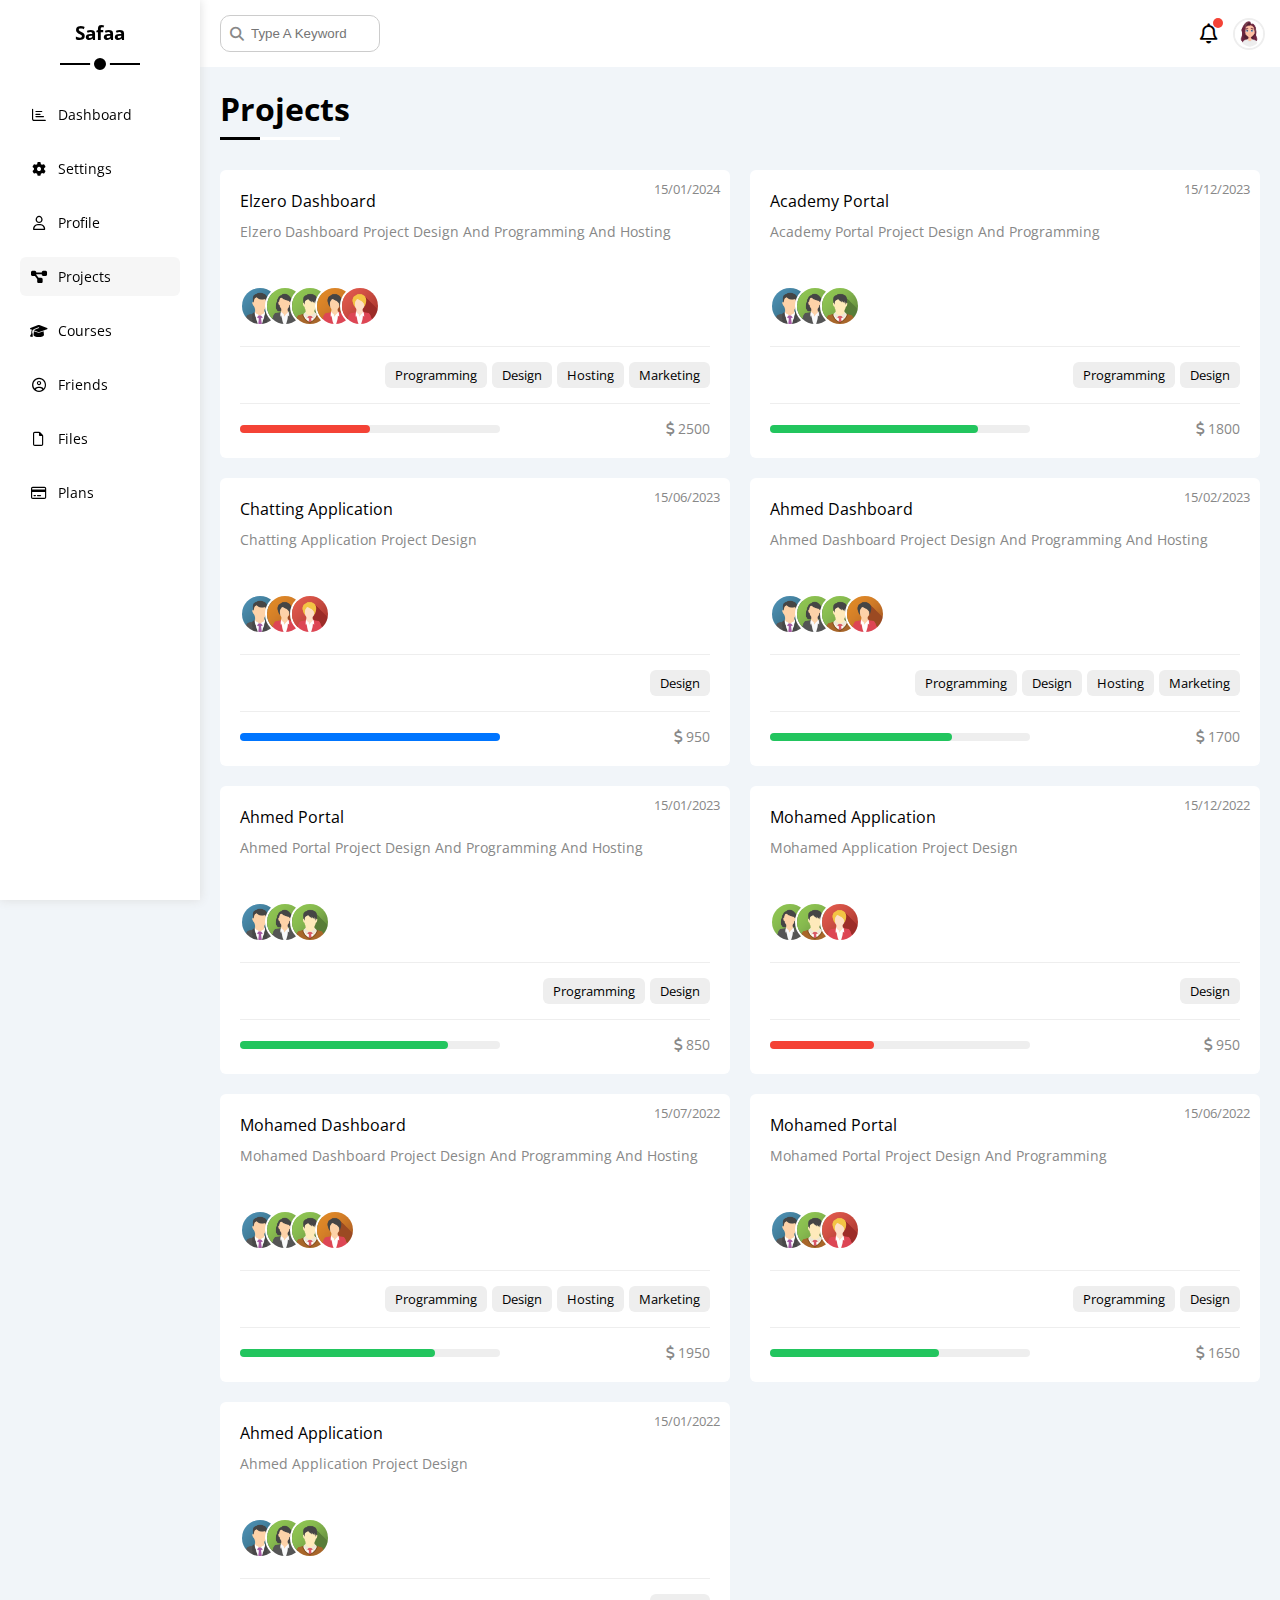
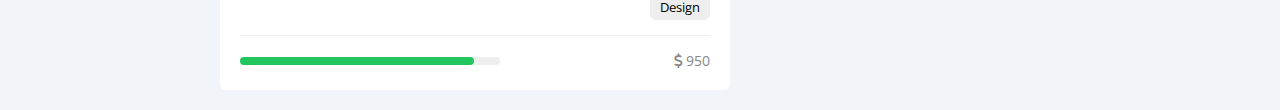
<file: projects.html>
<!DOCTYPE html>
<html lang="en">
  <head>
    <meta charset="UTF-8" />
    <meta name="viewport" content="width=device-width, initial-scale=1.0" />
    <title>Projects</title>
    <!-- Font Awesome Library -->
    <link rel="stylesheet" href="css/all.css" />
    <!-- Main Framework CSS File -->
    <link rel="stylesheet" href="css/framework.css" />
    <!-- Main Template CSS File -->
    <link rel="stylesheet" href="css/main.css" />
    <!-- Google Fonts -->
    <link rel="preconnect" href="https://fonts.googleapis.com" />
    <link rel="preconnect" href="https://fonts.gstatic.com" crossorigin />
    <link
      href="https://fonts.googleapis.com/css2?family=Open+Sans:wght@300;500&display=swap"
      rel="stylesheet"
    />
  </head>
  <body>
    <div class="page d-flex">
      <!-- Start Sidebar -->
      <div class="sidebar bg-white p-20 p-relative">
        <h3 class="p-relative text-center mt-0">Safaa</h3>
        <ul>
          <li>
            <a
              class="d-flex align-center fs-14 c-black rad-6 p-10"
              href="index.html"
            >
              <i class="fa-regular fa-chart-bar fa-fw"></i>
              <span class="fs-14 hide-mobile">Dashboard</span>
            </a>
          </li>
          <li>
            <a
              class="d-flex align-center fs-14 c-black rad-6 p-10"
              href="settings.html"
            >
              <i class="fa-solid fa-gear fa-fw"></i>
              <span class="fs-14 hide-mobile">Settings</span>
            </a>
          </li>
          <li>
            <a
              class="d-flex align-center fs-14 c-black rad-6 p-10"
              href="profile.html"
            >
              <i class="fa-regular fa-user fa-fw"></i>
              <span class="fs-14 hide-mobile">Profile</span>
            </a>
          </li>
          <li>
            <a
              class="active d-flex align-center fs-14 c-black rad-6 p-10"
              href="projects.html"
            >
              <i class="fa-solid fa-diagram-project fa-fw"></i>
              <span class="fs-14 hide-mobile">Projects</span>
            </a>
          </li>
          <li>
            <a
              class="d-flex align-center fs-14 c-black rad-6 p-10"
              href="courses.html"
            >
              <i class="fa-solid fa-graduation-cap fa-fw"></i>
              <span class="fs-14 hide-mobile">Courses</span>
            </a>
          </li>
          <li>
            <a
              class="d-flex align-center fs-14 c-black rad-6 p-10"
              href="friends.html"
            >
              <i class="fa-regular fa-circle-user fa-fw"></i>
              <span class="fs-14 hide-mobile">Friends</span>
            </a>
          </li>
          <li>
            <a
              class="d-flex align-center fs-14 c-black rad-6 p-10"
              href="files.html"
            >
              <i class="fa-regular fa-file fa-fw"></i>
              <span class="fs-14 hide-mobile">Files</span>
            </a>
          </li>
          <li>
            <a
              class="d-flex align-center fs-14 c-black rad-6 p-10"
              href="plans.html"
            >
              <i class="fa-regular fa-credit-card fa-fw"></i>
              <span class="fs-14 hide-mobile">Plans</span>
            </a>
          </li>
        </ul>
      </div>
      <!-- End Sidebar -->
      <!-- Start Content -->
      <div class="content w-full">
        <!-- Start Header -->
        <div class="head bg-white p-15 between-flex">
          <div class="search p-relative">
            <input
              class="p-10 rad-10 b-ccc"
              type="search"
              placeholder="Type A Keyword"
            />
          </div>
          <div class="icons d-flex align-center">
            <span class="notification p-relative">
              <i class="fa-regular fa-bell fa-lg"></i>
            </span>
            <img src="images/avatar.png" alt="avatar" />
          </div>
        </div>
        <!-- End Header -->
        <h1 class="p-relative">Projects</h1>
        <div class="projects-page d-grid m-20 gap-20">
          <div class="project bg-white rad-6 p-20 p-relative">
            <span class="date fs-13 c-grey">15/01/2024</span>
            <h4 class="m-0 fw-normal">Elzero Dashboard</h4>
            <p class="mt-10 mb-10 fs-14 c-grey">
              Elzero Dashboard Project Design And Programming And Hosting
            </p>
            <div class="team">
              <a href="#"><img src="images/team-01.png" alt="team" /></a>
              <a href="#"><img src="images/team-02.png" alt="team" /></a>
              <a href="#"><img src="images/team-03.png" alt="team" /></a>
              <a href="#"><img src="images/team-04.png" alt="team" /></a>
              <a href="#"><img src="images/team-05.png" alt="team" /></a>
            </div>
            <div class="do d-flex">
              <span class="fs-13 rad-6 bg-eee btn-shape">Programming</span>
              <span class="fs-13 rad-6 bg-eee btn-shape">Design</span>
              <span class="fs-13 rad-6 bg-eee btn-shape">Hosting</span>
              <span class="fs-13 rad-6 bg-eee btn-shape">Marketing</span>
            </div>
            <div class="info between-flex">
              <div class="prog bg-eee rad-6">
                <span class="bg-red rad-6" style="width: 50%"></span>
              </div>
              <div class="fs-14 c-grey">
                <i class="fa-solid fa-dollar-sign"></i>
                2500
              </div>
            </div>
          </div>
          <div class="project bg-white rad-6 p-20 p-relative">
            <span class="date fs-13 c-grey">15/12/2023</span>
            <h4 class="m-0 fw-normal">Academy Portal</h4>
            <p class="mt-10 mb-10 fs-14 c-grey">
              Academy Portal Project Design And Programming
            </p>
            <div class="team">
              <a href="#"><img src="images/team-01.png" alt="team" /></a>
              <a href="#"><img src="images/team-02.png" alt="team" /></a>
              <a href="#"><img src="images/team-03.png" alt="team" /></a>
            </div>
            <div class="do d-flex">
              <span class="fs-13 rad-6 bg-eee btn-shape">Programming</span>
              <span class="fs-13 rad-6 bg-eee btn-shape">Design</span>
            </div>
            <div class="info between-flex">
              <div class="prog bg-eee rad-6">
                <span class="bg-green rad-6" style="width: 80%"></span>
              </div>
              <div class="fs-14 c-grey">
                <i class="fa-solid fa-dollar-sign"></i>
                1800
              </div>
            </div>
          </div>
          <div class="project bg-white rad-6 p-20 p-relative">
            <span class="date fs-13 c-grey">15/06/2023</span>
            <h4 class="m-0 fw-normal">Chatting Application</h4>
            <p class="mt-10 mb-10 fs-14 c-grey">
              Chatting Application Project Design
            </p>
            <div class="team">
              <a href="#"><img src="images/team-01.png" alt="team" /></a>
              <a href="#"><img src="images/team-04.png" alt="team" /></a>
              <a href="#"><img src="images/team-05.png" alt="team" /></a>
            </div>
            <div class="do d-flex">
              <span class="fs-13 rad-6 bg-eee btn-shape">Design</span>
            </div>
            <div class="info between-flex">
              <div class="prog bg-eee rad-6">
                <span class="bg-blue rad-6" style="width: 100%"></span>
              </div>
              <div class="fs-14 c-grey">
                <i class="fa-solid fa-dollar-sign"></i>
                950
              </div>
            </div>
          </div>
          <div class="project bg-white rad-6 p-20 p-relative">
            <span class="date fs-13 c-grey">15/02/2023</span>
            <h4 class="m-0 fw-normal">Ahmed Dashboard</h4>
            <p class="mt-10 mb-10 fs-14 c-grey">
              Ahmed Dashboard Project Design And Programming And Hosting
            </p>
            <div class="team">
              <a href="#"><img src="images/team-01.png" alt="team" /></a>
              <a href="#"><img src="images/team-02.png" alt="team" /></a>
              <a href="#"><img src="images/team-03.png" alt="team" /></a>
              <a href="#"><img src="images/team-04.png" alt="team" /></a>
            </div>
            <div class="do d-flex">
              <span class="fs-13 rad-6 bg-eee btn-shape">Programming</span>
              <span class="fs-13 rad-6 bg-eee btn-shape">Design</span>
              <span class="fs-13 rad-6 bg-eee btn-shape">Hosting</span>
              <span class="fs-13 rad-6 bg-eee btn-shape">Marketing</span>
            </div>
            <div class="info between-flex">
              <div class="prog bg-eee rad-6">
                <span class="bg-green rad-6" style="width: 70%"></span>
              </div>
              <div class="fs-14 c-grey">
                <i class="fa-solid fa-dollar-sign"></i>
                1700
              </div>
            </div>
          </div>
          <div class="project bg-white rad-6 p-20 p-relative">
            <span class="date fs-13 c-grey">15/01/2023</span>
            <h4 class="m-0 fw-normal">Ahmed Portal</h4>
            <p class="mt-10 mb-10 fs-14 c-grey">
              Ahmed Portal Project Design And Programming And Hosting
            </p>
            <div class="team">
              <a href="#"><img src="images/team-01.png" alt="team" /></a>
              <a href="#"><img src="images/team-02.png" alt="team" /></a>
              <a href="#"><img src="images/team-03.png" alt="team" /></a>
            
            </div>
            <div class="do d-flex">
              <span class="fs-13 rad-6 bg-eee btn-shape">Programming</span>
              <span class="fs-13 rad-6 bg-eee btn-shape">Design</span>
    
            </div>
            <div class="info between-flex">
              <div class="prog bg-eee rad-6">
                <span class="bg-green rad-6" style="width: 80%"></span>
              </div>
              <div class="fs-14 c-grey">
                <i class="fa-solid fa-dollar-sign"></i>
                850
              </div>
            </div>
          </div>
          <div class="project bg-white rad-6 p-20 p-relative">
            <span class="date fs-13 c-grey">15/12/2022</span>
            <h4 class="m-0 fw-normal">Mohamed Application</h4>
            <p class="mt-10 mb-10 fs-14 c-grey">
              Mohamed Application Project Design
            </p>
            <div class="team">
              <a href="#"><img src="images/team-02.png" alt="team" /></a>
              <a href="#"><img src="images/team-03.png" alt="team" /></a>

              <a href="#"><img src="images/team-05.png" alt="team" /></a>
            </div>
            <div class="do d-flex">
              <span class="fs-13 rad-6 bg-eee btn-shape">Design</span>
            </div>
            <div class="info between-flex">
              <div class="prog bg-eee rad-6">
                <span class="bg-red rad-6" style="width: 40%"></span>
              </div>
              <div class="fs-14 c-grey">
                <i class="fa-solid fa-dollar-sign"></i>
                950
              </div>
            </div>
          </div>
          <div class="project bg-white rad-6 p-20 p-relative">
            <span class="date fs-13 c-grey">15/07/2022</span>
            <h4 class="m-0 fw-normal">Mohamed Dashboard</h4>
            <p class="mt-10 mb-10 fs-14 c-grey">
              Mohamed Dashboard Project Design And Programming And Hosting
            </p>
            <div class="team">
              <a href="#"><img src="images/team-01.png" alt="team" /></a>
              <a href="#"><img src="images/team-02.png" alt="team" /></a>
              <a href="#"><img src="images/team-03.png" alt="team" /></a>
              <a href="#"><img src="images/team-04.png" alt="team" /></a>
            </div>
            <div class="do d-flex">
              <span class="fs-13 rad-6 bg-eee btn-shape">Programming</span>
              <span class="fs-13 rad-6 bg-eee btn-shape">Design</span>
              <span class="fs-13 rad-6 bg-eee btn-shape">Hosting</span>
              <span class="fs-13 rad-6 bg-eee btn-shape">Marketing</span>
            </div>
            <div class="info between-flex">
              <div class="prog bg-eee rad-6">
                <span class="bg-green rad-6" style="width: 75%"></span>
              </div>
              <div class="fs-14 c-grey">
                <i class="fa-solid fa-dollar-sign"></i>
                1950
              </div>
            </div>
          </div>
          <div class="project bg-white rad-6 p-20 p-relative">
            <span class="date fs-13 c-grey">15/06/2022</span>
            <h4 class="m-0 fw-normal">Mohamed Portal</h4>
            <p class="mt-10 mb-10 fs-14 c-grey">
              Mohamed Portal Project Design And Programming
            </p>
            <div class="team">
              <a href="#"><img src="images/team-01.png" alt="team" /></a>

              <a href="#"><img src="images/team-03.png" alt="team" /></a>

              <a href="#"><img src="images/team-05.png" alt="team" /></a>
            </div>
            <div class="do d-flex">
              <span class="fs-13 rad-6 bg-eee btn-shape">Programming</span>
              <span class="fs-13 rad-6 bg-eee btn-shape">Design</span>
            </div>
            <div class="info between-flex">
              <div class="prog bg-eee rad-6">
                <span class="bg-green rad-6" style="width: 65%"></span>
              </div>
              <div class="fs-14 c-grey">
                <i class="fa-solid fa-dollar-sign"></i>
                1650
              </div>
            </div>
          </div>
          <div class="project bg-white rad-6 p-20 p-relative">
            <span class="date fs-13 c-grey">15/01/2022</span>
            <h4 class="m-0 fw-normal">Ahmed Application</h4>
            <p class="mt-10 mb-10 fs-14 c-grey">
              Ahmed Application Project Design
            </p>
            <div class="team">
              <a href="#"><img src="images/team-01.png" alt="team" /></a>
              <a href="#"><img src="images/team-02.png" alt="team" /></a>
              <a href="#"><img src="images/team-03.png" alt="team" /></a>
            </div>
            <div class="do d-flex">
              <span class="fs-13 rad-6 bg-eee btn-shape">Design</span>
            </div>
            <div class="info between-flex">
              <div class="prog bg-eee rad-6">
                <span class="bg-green rad-6" style="width: 90%"></span>
              </div>
              <div class="fs-14 c-grey">
                <i class="fa-solid fa-dollar-sign"></i>
                950
              </div>
            </div>
          </div>
        </div>
      </div>
      <!-- End Content -->
    </div>
  </body>
</html>
</file>
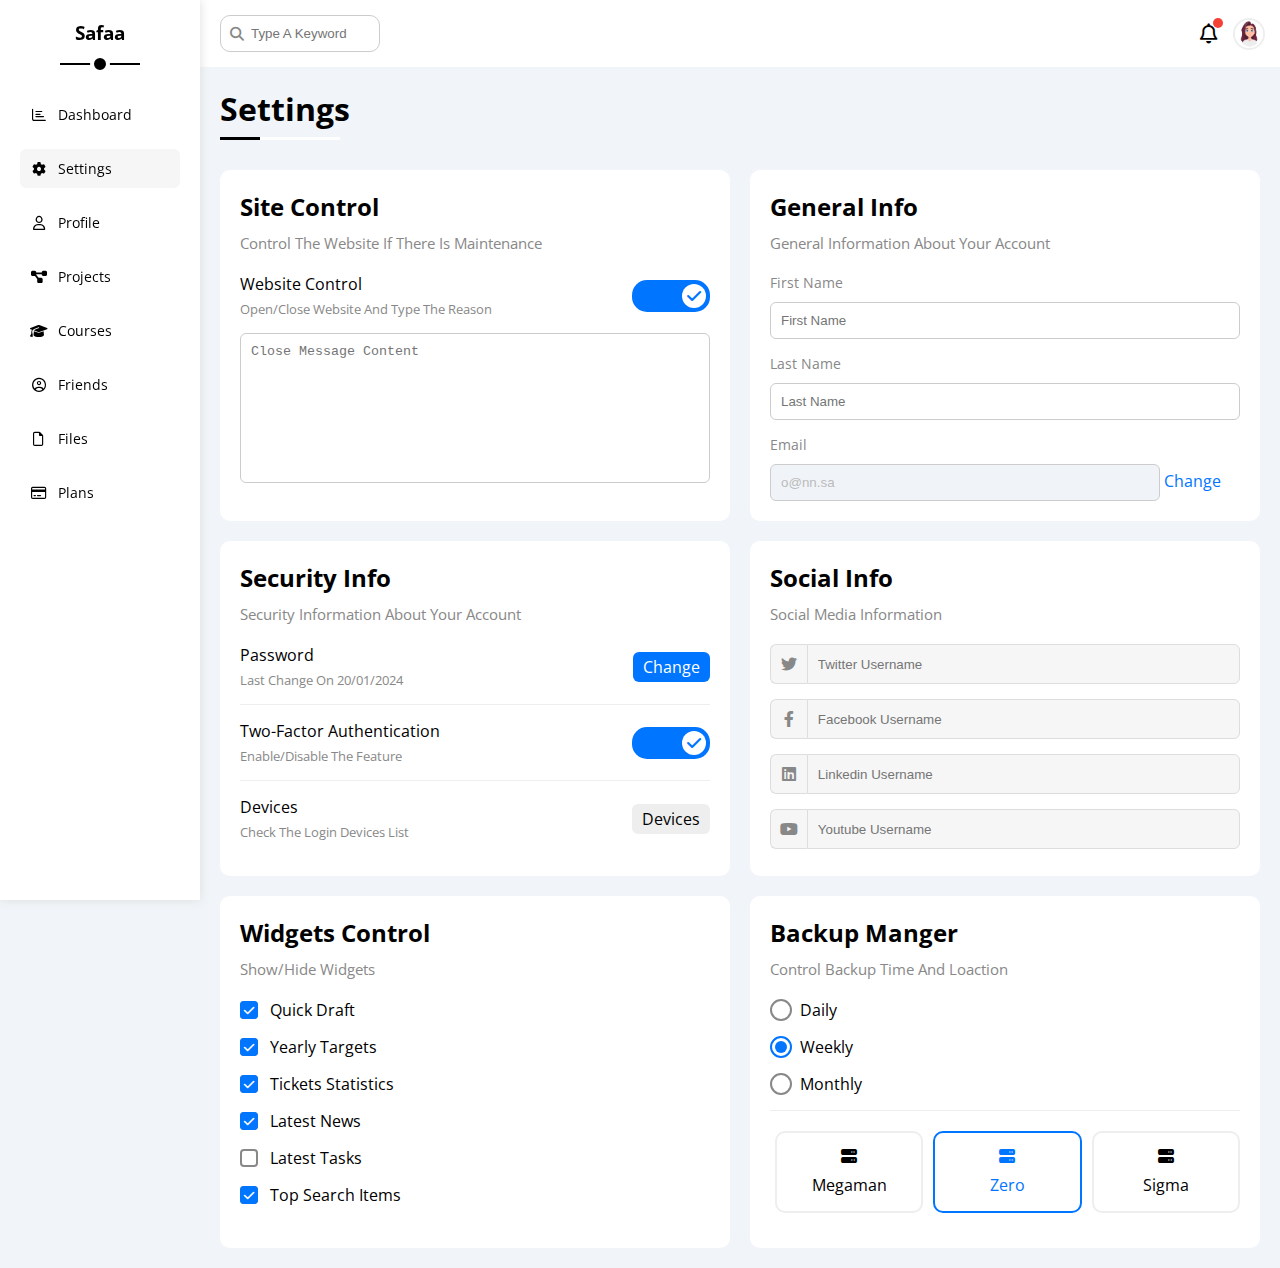
<file: settings.html>
<!DOCTYPE html>
<html lang="en">
  <head>
    <meta charset="UTF-8" />
    <meta name="viewport" content="width=device-width, initial-scale=1.0" />
    <title>Settings</title>
    <!-- Font Awesome Library -->
    <link rel="stylesheet" href="css/all.css" />
    <!-- Main Framework CSS File -->
    <link rel="stylesheet" href="css/framework.css" />
    <!-- Main Template CSS File -->
    <link rel="stylesheet" href="css/main.css" />
    <!-- Google Fonts -->
    <link rel="preconnect" href="https://fonts.googleapis.com" />
    <link rel="preconnect" href="https://fonts.gstatic.com" crossorigin />
    <link
      href="https://fonts.googleapis.com/css2?family=Open+Sans:wght@300;500&display=swap"
      rel="stylesheet"
    />
  </head>
  <body>
    <div class="page d-flex">
      <!-- Start Sidebar -->
      <div class="sidebar bg-white p-20 p-relative">
        <h3 class="p-relative text-center mt-0">Safaa</h3>
        <ul>
          <li>
            <a
              class="d-flex align-center fs-14 c-black rad-6 p-10"
              href="index.html"
            >
              <i class="fa-regular fa-chart-bar fa-fw"></i>
              <span class="fs-14 hide-mobile">Dashboard</span>
            </a>
          </li>
          <li>
            <a
              class="active d-flex align-center fs-14 c-black rad-6 p-10"
              href="settings.html"
            >
              <i class="fa-solid fa-gear fa-fw"></i>
              <span class="fs-14 hide-mobile">Settings</span>
            </a>
          </li>
          <li>
            <a
              class="d-flex align-center fs-14 c-black rad-6 p-10"
              href="profile.html"
            >
              <i class="fa-regular fa-user fa-fw"></i>
              <span class="fs-14 hide-mobile">Profile</span>
            </a>
          </li>
          <li>
            <a
              class="d-flex align-center fs-14 c-black rad-6 p-10"
              href="projects.html"
            >
              <i class="fa-solid fa-diagram-project fa-fw"></i>
              <span class="fs-14 hide-mobile">Projects</span>
            </a>
          </li>
          <li>
            <a
              class="d-flex align-center fs-14 c-black rad-6 p-10"
              href="courses.html"
            >
              <i class="fa-solid fa-graduation-cap fa-fw"></i>
              <span class="fs-14 hide-mobile">Courses</span>
            </a>
          </li>
          <li>
            <a
              class="d-flex align-center fs-14 c-black rad-6 p-10"
              href="friends.html"
            >
              <i class="fa-regular fa-circle-user fa-fw"></i>
              <span class="fs-14 hide-mobile">Friends</span>
            </a>
          </li>
          <li>
            <a
              class="d-flex align-center fs-14 c-black rad-6 p-10"
              href="files.html"
            >
              <i class="fa-regular fa-file fa-fw"></i>
              <span class="fs-14 hide-mobile">Files</span>
            </a>
          </li>
          <li>
            <a
              class="d-flex align-center fs-14 c-black rad-6 p-10"
              href="plans.html"
            >
              <i class="fa-regular fa-credit-card fa-fw"></i>
              <span class="fs-14 hide-mobile">Plans</span>
            </a>
          </li>
        </ul>
      </div>
      <!-- End Sidebar -->
      <!-- Start Content -->
      <div class="content w-full">
        <!-- Start Header -->
        <div class="head bg-white p-15 between-flex">
          <div class="search p-relative">
            <input
              class="p-10 rad-10 b-ccc"
              type="search"
              placeholder="Type A Keyword"
            />
          </div>
          <div class="icons d-flex align-center">
            <span class="notification p-relative">
              <i class="fa-regular fa-bell fa-lg"></i>
            </span>
            <img src="images/avatar.png" alt="avatar" />
          </div>
        </div>
        <!-- End Header -->
        <h1 class="p-relative">Settings</h1>
        <div class="settings-page m-20 d-grid gap-20">
          <!-- Start Setting Box -->
          <div class="p-20 bg-white rad-10">
            <h2 class="mt-0 mb-10">Site Control</h2>
            <p class="mt-0 mb-20 c-grey fs-15">
              Control The Website If There Is Maintenance
            </p>
            <div class="mb-15 between-flex">
              <div>
                <span>Website Control</span>
                <p class="c-grey mt-5 mb-0 fs-13">
                  Open/Close Website And Type The Reason
                </p>
              </div>
              <div>
                <label>
                  <input class="toggle-checkbox" type="checkbox" checked />
                  <div class="toggle-switch"></div>
                </label>
              </div>
            </div>
            <textarea
              class="close-message b-ccc p-10 rad-6 d-block w-full"
              placeholder="Close Message Content"
            ></textarea>
          </div>
          <div class="p-20 bg-white rad-10">
            <h2 class="mt-0 mb-10">General Info</h2>
            <p class="mt-0 mb-20 c-grey fs-15">
              General Information About Your Account
            </p>
            <div class="mb-15">
              <label class="fs-14 c-grey d-block mb-10" for="first"
                >First Name</label
              >
              <input
                class="b-none b-ccc p-10 rad-6 d-block w-full"
                type="text"
                id="first"
                placeholder="First Name"
              />
            </div>
            <div class="mb-15">
              <label class="fs-14 c-grey d-block mb-10" for="last"
                >Last Name</label
              >
              <input
                class="b-none b-ccc p-10 rad-6 d-block w-full"
                type="text"
                id="last"
                placeholder="Last Name"
              />
            </div>
            <div>
              <label class="fs-14 c-grey d-block mb-10" for="email"
                >Email</label
              >
              <input
                class="email b-none b-ccc p-10 rad-6 d-block w-full"
                type="email"
                id="email"
                value="o@nn.sa"
                disabled
              />
              <a class="c-blue" href="#">Change</a>
            </div>
          </div>
          <div class="p-20 bg-white rad-10">
            <h2 class="mt-0 mb-10">Security Info</h2>
            <p class="mt-0 mb-20 c-grey fs-15">
              Security Information About Your Account
            </p>
            <div class="sec-box mb-15 between-flex">
              <div>
                <span>Password</span>
                <p class="c-grey mt-5 mb-0 fs-13">Last Change On 20/01/2024</p>
              </div>
              <a class="button bg-blue c-white btn-shape" href="#">Change</a>
            </div>
            <div class="sec-box mb-15 between-flex">
              <div>
                <span>Two-Factor Authentication</span>
                <p class="c-grey mt-5 mb-0 fs-13">Enable/Disable The Feature</p>
              </div>
              <label>
                <input class="toggle-checkbox" type="checkbox" checked />
                <div class="toggle-switch"></div>
              </label>
            </div>
            <div class="sec-box between-flex">
              <div>
                <span>Devices</span>
                <p class="c-grey mt-5 mb-0 fs-13">
                  Check The Login Devices List
                </p>
              </div>
              <a class="bg-eee c-black btn-shape" href="#">Devices</a>
            </div>
          </div>
          <div class="social-boxs p-20 bg-white rad-10">
            <h2 class="mt-0 mb-10">Social Info</h2>
            <p class="mt-0 mb-20 c-grey fs-15">Social Media Information</p>
            <div class="d-flex align-center mb-15">
              <i class="fa-brands fa-twitter c-grey center-flex"></i>
              <input
                class="w-full"
                type="text"
                placeholder="Twitter Username"
              />
            </div>
            <div class="d-flex align-center mb-15">
              <i class="fa-brands fa-facebook-f c-grey center-flex"></i>
              <input
                class="w-full"
                type="text"
                placeholder="Facebook Username"
              />
            </div>
            <div class="d-flex align-center mb-15">
              <i class="fa-brands fa-linkedin c-grey center-flex"></i>
              <input
                class="w-full"
                type="text"
                placeholder="Linkedin Username"
              />
            </div>
            <div class="d-flex align-center">
              <i class="fa-brands fa-youtube c-grey center-flex"></i>
              <input
                class="w-full"
                type="text"
                placeholder="Youtube Username"
              />
            </div>
          </div>
          <div class="widgets-control p-20 bg-white rad-10">
            <h2 class="mt-0 mb-10">Widgets Control</h2>
            <p class="mt-0 mb-20 c-grey fs-15">Show/Hide Widgets</p>
            <div class="control d-flex align-center mb-15">
              <input type="checkbox" id="one" checked/>
              <label for="one">Quick Draft</label>
            </div>
            <div class="control d-flex align-center mb-15">
              <input type="checkbox" id="two" checked/>
              <label for="two">Yearly Targets</label>
            </div>
            <div class="control d-flex align-center mb-15">
              <input type="checkbox" id="three" checked/>
              <label for="three">Tickets Statistics</label>
            </div>
            <div class="control d-flex align-center mb-15">
              <input type="checkbox" id="four" checked/>
              <label for="four">Latest News</label>
            </div>
            <div class="control d-flex align-center mb-15">
              <input type="checkbox" id="five" />
              <label for="five">Latest Tasks</label>
            </div>
            <div class="control d-flex align-center mb-15">
              <input type="checkbox" id="six" checked/>
              <label for="six">Top Search Items</label>
            </div>
          </div>
          <div class="backup-control p-20 bg-white rad-10">
            <h2 class="mt-0 mb-10">Backup Manger</h2>
            <p class="mt-0 mb-20 c-grey fs-15">
              Control Backup Time And Loaction
            </p>
            <div class="date d-flex align-center mb-15">
              <input type="radio" name="time" id="daily" />
              <label for="daily">Daily</label>
            </div>
            <div class="date d-flex align-center mb-15">
              <input type="radio" name="time" id="weekly" checked/>
              <label for="weekly">Weekly</label>
            </div>
            <div class="date d-flex align-center mb-15">
              <input type="radio" name="time" id="monthly" />
              <label for="monthly">Monthly</label>
            </div>
            <div class="serviers d-flex align-center text-center">
              <input type="radio" name="serviers" id="servier-one" />
              <div class="server mb-15 rad-10 w-full">
                 <label class="d-block m-15" for="servier-one">
                  <i class="fa-solid fa-server d-block mb-10"></i>
                  Megaman
                 </label>
              </div>
              <input type="radio" name="serviers" id="servier-two" checked/>
              <div class="server mb-15 rad-10 w-full">
                 <label class="d-block m-15" for="servier-two">
                  <i class="fa-solid fa-server d-block mb-10"></i>
                  Zero
                 </label>
              </div>
              <input type="radio" name="serviers" id="servier-three" />
              <div class="server mb-15 rad-10 w-full">
                 <label class="d-block m-15" for="servier-three">
                  <i class="fa-solid fa-server d-block mb-10"></i>
                  Sigma
                 </label>
              </div>
            </div>
          </div>
          <!-- End Setting Box -->
        </div>
      </div>
      <!-- End Content -->
    </div>
  </body>
</html>
</file>
<file: css/framework.css>
:root {
  --blue-color: #0075ff;
  --blue-alt-color: #0d69d5;
  --orange-color: #f59e0b;
  --green-color: #22c55e;
  --red-color: #f44336;
  --grey-color: #888;
}
/* Start width */
.w-100{
  width: 100px;
}
.w-full {
  width: 100%;
}
.w-fit {
  width: -webkit-fit-content;
  width: -moz-fit-content;
  width: fit-content;
}
.h-100{
  height: 100px;
}
.h-full{
  height: 100%;
}
/* End width */
/* Start Box */
.d-flex {
  display: -webkit-box;
  display: -ms-flexbox;
  display: flex;
}
.align-center {
  -webkit-box-align: center;
  -ms-flex-align: center;
  align-items: center;
}
.space-between {
  -webkit-box-pack: justify;
  -ms-flex-pack: justify;
  justify-content: space-between;
}
.f-wrap {
  -ms-flex-wrap: wrap;
  flex-wrap: wrap;
}
.d-grid {
  display: -ms-grid;
  display: grid;
}
.gap-20 {
  gap: 20px;
}
.d-block {
  display: block;
}
@media (max-width: 767px) {
  .block-mobile {
    display: block;
  }
  .hide-mobile {
    display: none;
  }
}
/* End Box */
/* Start Padding + Margin */
.p-10 {
  padding: 10px;
}
.p-15 {
  padding: 15px;
}
.p-20 {
  padding: 20px;
}
.pt-10 {
  padding-top: 10px;
}
.pt-15 {
  padding-top: 15px;
}
.pt-20 {
  padding-top: 20px;
}
.pb-15 {
  padding-bottom: 15px;
}
.pb-10{
  padding-bottom: 10px;
}
.pb-20{
  padding-bottom: 20px;
}
.pl-15{
  padding-left: 15px;
}
.m-0 {
  margin: 0;
}
.m-15{
  margin: 15px;
}
.m-20 {
  margin: 20px;
}
.mt-0 {
  margin-top: 0;
}
.mt-5 {
  margin-top: 5px;
}
.mt-10 {
  margin-top: 10px;
}
.mt-15{
  margin-top: 15px;
}
.mt-20 {
  margin-top: 20px;
}
.mt-25{
  margin-top: 25px;
}
.mr-10{
  margin-right: 10px;
}
.mr-15{
  margin-right: 15px;
}
.mb-5 {
  margin-bottom: 5px;
}
.mb-10 {
  margin-bottom: 10px;
}
.mb-15 {
  margin-bottom: 15px;
}
.mb-20 {
  margin-bottom: 20px;
}
.mb-25 {
  margin-bottom: 25px;
}
/* End Padding + Margin */
/* Start Color */
.bg-white {
  background-color: white;
}
.bg-eee {
  background-color: #eee;
}
.bg-blue {
  background-color: var(--blue-color);
}
.bg-orange {
  background-color: var(--orange-color);
}
.bg-green {
  background-color: var(--green-color);
}
.bg-red{
  background-color: var(--red-color);
}
.c-black {
  color: black;
}
.c-grey {
  color: var(--grey-color);
}
.c-white {
  color: white;
}
.c-blue {
  color: var(--blue-color);
}
.c-orange {
  color: var(--orange-color);
}
.c-green {
  color: var(--green-color);
}
.c-red {
  color: var(--red-color);
}
/* End Color */
/* Start Position */
.p-relative {
  position: relative;
}
.p-absolute{
  position: absolute;
}
/* End Position */
/* Start Font */
.text-center {
  text-align: center;
}
@media (max-width: 767px) {
  .text-center-mobile {
    text-align: center;
  }
}
.fs-13 {
  font-size: 13px;
}
.fs-14 {
  font-size: 14px;
}
.fs-15 {
  font-size: 15px;
}
.fs-16 {
  font-size: 16px;
}
.fs-25 {
  font-size: 25px;
}
.fw-bold {
  font-weight: bold;
}
.fw-normal{
  font-weight: normal;
}
/* End Font */
/* Start Border */
.rad-6 {
  border-radius: 6px;
}
.rad-10 {
  border-radius: 10px;
}
.rad-half{
  border-radius: 50%;
}
.b-none {
  border: none;
}
.b-ccc {
  border: 1px solid #ccc;
}
.b-eee {
  border: 1px solid #eee;
}
.bb-eee {
  border-bottom: 1px solid #eee;
}
/* End Border */
/* Start Component */
.center-flex {
  display: -webkit-box;
  display: -ms-flexbox;
  display: flex;
  -webkit-box-align: center;
  -ms-flex-align: center;
  align-items: center;
  -webkit-box-pack: justify;
  -ms-flex-pack: justify;
  justify-content: center;
}
.between-flex {
  display: -webkit-box;
  display: -ms-flexbox;
  display: flex;
  -webkit-box-align: center;
  -ms-flex-align: center;
  align-items: center;
  -webkit-box-pack: justify;
  -ms-flex-pack: justify;
  justify-content: space-between;
}
.btn-shape {
  padding: 4px 10px;
  border-radius: 6px;
}
/* End Component */
</file>
<file: css/main.css>
/* Start Variables */
:root {
  --blue-color: #0075ff;
  --blue-alt-color: #0d69d5;
  --orange-color: #f59e0b;
  --green-color: #22c55e;
  --red-color: #f44336;
  --grey-color: #888;
  --main-transition: 0.3s;
}
/* End Variables */
/* start Global Rules */
* {
  box-sizing: border-box;
  -webkit-box-sizing: border-box;
  margin: 0;
}
html {
  scroll-behavior: smooth;
}
body {
  font-family: "Open Sans", sans-serif;
}
*:focus {
  outline: none;
}
ul {
  list-style: none;
  padding: 0;
}
::-webkit-scrollbar {
  width: 15px;
}
::-webkit-scrollbar-track {
  background-color: white;
}
::-webkit-scrollbar-thumb {
  background-color: var(--blue-color);
}
::-webkit-scrollbar-thumb:hover {
  background-color: var(--blue-alt-color);
}
a {
  text-decoration: none;
}
.page {
  background-color: #f1f5f9;
  min-height: 100vh;
}
/* End Global Rules */
/* Start Common Components */
.toggle-checkbox {
  -webkit-appearance: none;
  -moz-appearance: none;
  appearance: none;
  display: none;
}
.toggle-switch {
  background-color: #ccc;
  width: 78px;
  height: 32px;
  border-radius: 15px;
  position: relative;
  -webkit-transition: var(--main-transition);
  -o-transition: var(--main-transition);
  transition: var(--main-transition);
  cursor: pointer;
}
.toggle-switch::before {
  font-family: var(--fa-style-family-classic);
  content: "\f00d";
  font-weight: 900;
  background-color: white;
  width: 24px;
  height: 24px;
  position: absolute;
  border-radius: 50%;
  top: 4px;
  left: 4px;
  display: -webkit-box;
  display: -ms-flexbox;
  display: flex;
  -webkit-box-pack: center;
  -ms-flex-pack: center;
  justify-content: center;
  -webkit-box-align: center;
  -ms-flex-align: center;
  align-items: center;
  color: #aaa;
  -webkit-transition: var(--main-transition);
  -o-transition: var(--main-transition);
  transition: var(--main-transition);
}
.toggle-checkbox:checked + .toggle-switch {
  background-color: var(--blue-color);
}
.toggle-checkbox:checked + .toggle-switch::before {
  content: "\f00c";
  left: 50px;
  color: var(--blue-color);
}
/* End Common Components */
/* Start Sidebar */
.sidebar {
  width: 200px;
  -webkit-box-shadow: 0 0 10px #ddd;
  box-shadow: 0 0 10px #ddd;
  position: fixed;
  height: 100vh;
}
.sidebar > h3 {
  margin-bottom: 50px;
}
@media (min-width: 768px) {
  .sidebar > h3::before,
  .sidebar > h3::after {
    content: "";
    position: absolute;
    background-color: black;
    left: 50%;
    -webkit-transform: translateX(-50%);
    -ms-transform: translateX(-50%);
    transform: translateX(-50%);
  }
  .sidebar > h3::before {
    width: 80px;
    height: 2px;
    bottom: -20px;
  }
  .sidebar > h3::after {
    bottom: -29px;
    width: 12px;
    height: 12px;
    border-radius: 50%;
    border: 4px solid white;
  }
}
.sidebar ul li a {
  -webkit-transition: var(--main-transition);
  -o-transition: var(--main-transition);
  transition: var(--main-transition);
  margin-bottom: 15px;
}
.sidebar ul li a.active,
.sidebar ul li a:hover {
  background-color: #f6f6f6;
}
.sidebar ul li a span {
  margin-left: 10px;
}
@media (max-width: 767px) {
  .sidebar {
    width: 58px;
    padding: 10px;
  }
  .sidebar > h3 {
    font-size: 13px;
    margin-bottom: 15px;
  }
}
/* End Sidebar */
/* Start Content */
.content {
  overflow: hidden;
  margin-left: 200px;
}
@media (max-width: 767px) {
  .content {
    margin-left: 58px;
  }
}
/* Start Header  */
.head .search::before {
  font-family: var(--fa-style-family-classic);
  content: "\f002";
  font-weight: 900;
  position: absolute;
  left: 15px;
  top: 50%;
  -webkit-transform: translateY(-50%);
  -ms-transform: translateY(-50%);
  transform: translateY(-50%);
  color: var(--grey-color);
  font-size: 14px;
}
.head .search input {
  margin-left: 5px;
  padding-left: 30px;
  width: 160px;
  -webkit-transition: width var(--main-transition);
  -o-transition: width var(--main-transition);
  transition: width var(--main-transition);
}
.head .search input:focus {
  width: 200px;
}
.head .search input:focus::-webkit-input-placeholder {
  opacity: 0;
}
.head .search input:focus::-moz-placeholder {
  opacity: 0;
}
.head .search input:focus:-ms-input-placeholder {
  opacity: 0;
}
.head .search input:focus::-ms-input-placeholder {
  opacity: 0;
}
.head .search input:focus::placeholder {
  opacity: 0;
}
.head .icons .notification::before {
  content: "";
  position: absolute;
  width: 10px;
  height: 10px;
  background-color: var(--red-color);
  border-radius: 50%;
  right: -5px;
  top: -5px;
}
.head .icons img {
  width: 32px;
  height: 32px;
  margin-left: 15px;
  border: 2px solid #eee;
  border-radius: 50%;
}
/* End Header  */
.page h1 {
  margin: 20px 20px 40px;
}
.page h1::before,
.page h1::after {
  content: "";
  position: absolute;
  height: 3px;
  bottom: -10px;
  left: 0;
}
.page h1::before {
  background-color: white;
  width: 120px;
}
.page h1::after {
  background-color: black;
  width: 40px;
}
.wrapper {
  grid-template-columns: repeat(auto-fill, minmax(450px, 1fr));
  margin-left: 20px;
  margin-right: 20px;
  margin-bottom: 20px;
}
@media (max-width: 767px) {
  .wrapper {
    -ms-grid-columns: minmax(200px, 1fr);
    grid-template-columns: minmax(200px, 1fr);
    margin-left: 10px;
    margin-right: 10px;
    gap: 10px;
  }
}
/* End Content */
/* Start Welcome Widget */
.welcome {
  overflow: hidden;
}
.welcome .intro img {
  width: 200px;
  margin-bottom: -10px;
}
.welcome .avatar {
  width: 64px;
  height: 64px;
  border: 2px solid white;
  border-radius: 50%;
  padding: 2px;
  -webkit-box-shadow: 0 0 5px #ddd;
  box-shadow: 0 0 5px #ddd;
  margin-left: 20px;
  margin-top: -32px;
}
.welcome .body {
  border-top: 1px solid #eee;
  border-bottom: 1px solid #eee;
}
.welcome .body > div {
  -webkit-box-flex: 1;
  -ms-flex: 1;
  flex: 1;
}
.welcome .visit {
  margin: 0 15px 15px auto;
  -webkit-transition: var(--main-transition);
  -o-transition: var(--main-transition);
  transition: var(--main-transition);
}
.welcome .visit:hover {
  background-color: var(--blue-alt-color);
}
@media (max-width: 767px) {
  .welcome .intro {
    border-bottom: 30px;
  }
  .welcome .avatar {
    margin-left: 0;
  }
  .welcome .body > div:not(:last-child) {
    margin-bottom: 20px;
  }
}
/* End Welcome Widget */
/* Start Quick Draft Widget */
.quick-draft textarea {
  resize: none;
  min-height: 180px;
}
.quick-draft .save {
  margin-left: auto;
  -webkit-transition: var(--main-transition);
  -o-transition: var(--main-transition);
  transition: var(--main-transition);
  cursor: pointer;
}
.quick-draft .save:hover {
  background-color: var(--blue-alt-color);
}
/* End Quick Draft Widget */
/* Start Yearly Target Widget */
.targets .target-row .icon {
  width: 80px;
  height: 80px;
  margin-right: 15px;
}
.targets .target-row .details {
  -webkit-box-flex: 1;
  -ms-flex: 1;
  flex: 1;
}
.targets .details .progress {
  height: 4px;
}
.targets .details .progress > span {
  position: absolute;
  left: 0;
  top: 0;
  height: 100%;
}
.targets .details .progress > span span {
  position: absolute;
  bottom: 16px;
  right: -16px;
  padding: 2px 5px;
  font-size: 13px;
}
.targets .details .progress > span span::after {
  content: "";
  position: absolute;
  border-color: transparent;
  border-width: 5px;
  border-style: solid;
  bottom: -9px;
  left: 50%;
  -webkit-transform: translateX(-50%);
  -ms-transform: translateX(-50%);
  transform: translateX(-50%);
}
.targets .details .progress > .blue span::after {
  border-top-color: var(--blue-color);
}
.targets .details .progress > .orange span::after {
  border-top-color: var(--orange-color);
}
.targets .details .progress > .green span::after {
  border-top-color: var(--green-color);
}
.blue .icon,
.blue .progress {
  background-color: rgb(0 177 255 /20%);
}
.orange .icon,
.orange .progress {
  background-color: rgb(245 158 11 /20%);
}
.green .icon,
.green .progress {
  background-color: rgb(34 197 94 /20%);
}
/* End Yearly Target Widget */
/* Start Tickets Widget */
.tickets .box {
  width: calc(50% - 10px);
}
@media (max-width: 767px) {
  .tickets .box {
    width: 100%;
  }
}
/* End Tickets Widget */
/* Start Latest News Widget  */
.latest-news .news-row:not(:last-of-type) {
  margin-bottom: 20px;
  padding-bottom: 20px;
  border-bottom: 1px solid #eee;
}
.latest-news .news-row img {
  width: 100px;
  margin-right: 15px;
}
.latest-news .news-row .info {
  -webkit-box-flex: 1;
  -ms-flex-positive: 1;
  flex-grow: 1;
}
@media (max-width: 767px) {
  .latest-news .news-row .label {
    width: fit-content;
    margin: 10px auto;
  }
}
/* End Latest News Widget  */
/* Start Tasks Widget */
.tasks .task-row:not(:last-of-type) {
  margin-bottom: 15px;
  padding-bottom: 15px;
}
.tasks .info {
  -webkit-box-flex: 1;
  -ms-flex-positive: 1;
  flex-grow: 1;
}
.tasks .done {
  opacity: 0.3;
}
.tasks .done h3,
.tasks .done p {
  text-decoration: line-through;
}
.tasks .delete {
  cursor: pointer;
  -webkit-transition: var(--main-transition);
  -o-transition: var(--main-transition);
  transition: var(--main-transition);
}
.tasks .delete:hover {
  color: var(--red-color);
}
/* End Tasks Widget */
/* Start Latest Uploads Widget */
.latest-uploads ul li img {
  width: 40px;
  height: 40px;
}
/* End Latest Uploads Widget */
/* Start Last Projects Widget */
.last-project ul::before {
  content: "";
  position: absolute;
  left: 11px;
  width: 2px;
  height: 100%;
  background-color: var(--blue-color);
}
.last-project ul li::before {
  content: "";
  width: 20px;
  height: 20px;
  display: block;
  border-radius: 50%;
  background-color: white;
  border: 2px solid white;
  outline: 2px solid var(--blue-color);
  margin-right: 15px;
  z-index: 1;
}
.last-project ul li.done::before {
  background-color: var(--blue-color);
}
.last-project ul li.current::before {
  -webkit-animation: change-color 0.8s infinite alternate;
  animation: change-color 0.8s infinite alternate;
}
.last-project .lanuch-icon {
  position: absolute;
  right: 0;
  bottom: 0;
  width: 160px;
  opacity: 0.1;
}
/* End Last Projects Widget */
/* Start Reminders Widget */
.reminders ul li .key {
  width: 15px;
  height: 15px;
}
.reminders ul li > .blue {
  border-left: 2px solid var(--blue-color);
}
.reminders ul li > .green {
  border-left: 2px solid var(--green-color);
}
.reminders ul li > .orange {
  border-left: 2px solid var(--orange-color);
}
.reminders ul li > .red {
  border-left: 2px solid var(--red-color);
}
/* End Reminders Widget */
/* Start Latest Past Widget */
.latest-post .top .avatar {
  width: 48px;
  height: 48px;
}
.latest-post .post-content {
  text-transform: capitalize;
  line-height: 1.8;
  border-top: 1px solid #eee;
  border-bottom: 1px solid #eee;
  min-height: 140px;
}
/* End Latest Past Widget */
/* Start Social Media Stats Widget */
.social-media .box {
  padding-left: 70px;
}
.social-media .box i {
  position: absolute;
  left: 0;
  top: 0;
  width: 52px;
  -webkit-transition: var(--main-transition);
  -o-transition: var(--main-transition);
  transition: var(--main-transition);
}
.social-media .box i:hover {
  -webkit-transform: rotate(5deg);
  -ms-transform: rotate(5deg);
  transform: rotate(5deg);
}
.social-media .twitter {
  background-color: rgb(29, 161, 242, 0.2);
  color: #1da1f2;
}
.social-media .twitter i,
.social-media .twitter a {
  background-color: #1da1f2;
}
.social-media .facebook {
  background-color: rgb(24, 119, 242, 0.2);
  color: #1877f2;
}
.social-media .facebook i,
.social-media .facebook a {
  background-color: #1877f2;
}
.social-media .youtube {
  background-color: rgb(255, 0, 0, 0.2);
  color: #ff0000;
}
.social-media .youtube i,
.social-media .youtube a {
  background-color: #ff0000;
}
.social-media .linkedin {
  background-color: rgb(10, 102, 194, 0.2);
  color: #0a66c2;
}
.social-media .linkedin i,
.social-media .linkedin a {
  background-color: #0a66c2;
}
/* End Social Media Stats Widget */
/* Start Project Table */
.projects .responsive-table {
  overflow-x: auto;
}
.projects table {
  min-width: 950px;
  border-spacing: 0;
}
.projects thead th {
  background-color: #eee;
  padding: 15px;
}
.projects table td {
  padding: 15px;
}
.projects tbody td {
  border-bottom: 1px solid #eee;
  border-left: 1px solid #eee;
  -webkit-transition: var(--main-transition);
  -o-transition: var(--main-transition);
  transition: var(--main-transition);
}
.projects tbody td:last-child {
  border-right: 1px solid #eee;
}
.projects tbody tr:hover td {
  background-color: #faf7f7;
}
.projects table img {
  width: 32px;
  height: 32px;
  border-radius: 50%;
  padding: 2px;
  background-color: white;
}
.projects table img:not(:first-child) {
  margin-left: -20px;
}
.projects table .label {
  font-size: 13px;
}
/* End Project Table */
/* ************************ Start Settings ************** */
.settings-page {
  grid-template-columns: repeat(auto-fill, minmax(500px, 1fr));
}
@media (max-width: 767px) {
  .settings-page {
    -ms-grid-columns: minmax(100px, 1fr);
    grid-template-columns: minmax(100px, 1fr);
    margin-left: 10px;
    margin-right: 10px;
    gap: 10px;
  }
}
.settings-page .close-message {
  resize: none;
  min-height: 150px;
}
.settings-page .email {
  display: -webkit-inline-box;
  display: -ms-inline-flexbox;
  display: inline-flex;
  width: calc(100% - 80px);
}
.settings-page .sec-box {
  padding-bottom: 15px;
}
.settings-page .sec-box .button {
  -webkit-transition: var(--main-transition);
  -o-transition: var(--main-transition);
  transition: var(--main-transition);
}
.settings-page .sec-box .button:hover {
  background-color: var(--blue-alt-color);
}
.settings-page .sec-box:not(:last-of-type) {
  border-bottom: 1px solid #eee;
}
.settings-page .social-boxs i {
  width: 40px;
  height: 40px;
  background-color: #f6f6f6;
  border: 1px solid #ddd;
  border-right: none;
  border-radius: 6px 0 0 6px;
  -webkit-transition: var(--main-transition);
  -o-transition: var(--main-transition);
  transition: var(--main-transition);
}
.settings-page .social-boxs input {
  height: 40px;
  background-color: #f6f6f6;
  border: 1px solid #ddd;
  padding-left: 10px;
  border-radius: 0 6px 6px 0;
}
.settings-page .social-boxs > div:focus-within i {
  color: black;
}
.settings-page :disabled {
  cursor: no-drop;
  background-color: #f0f4f8;
  color: #bbb;
}
.settings-page .widgets-control .control input[type="checkbox"] {
  -webkit-appearance: none;
  -moz-appearance: none;
  appearance: none;
}
.settings-page .widgets-control .control label {
  padding-left: 30px;
  cursor: pointer;
  position: relative;
}
.settings-page .widgets-control .control label::before,
.settings-page .widgets-control .control label::after {
  position: absolute;
  left: 0;
  top: 50%;
  margin-top: -9px;
  border-radius: 4px;
}
.settings-page .widgets-control .control label::before {
  content: "";
  width: 14px;
  height: 14px;
  border: 2px solid var(--grey-color);
}
.settings-page .widgets-control .control label:hover::before {
  border-color: var(--blue-alt-color);
}
.settings-page .widgets-control .control label::after {
  font-family: var(--fa-style-family-classic);
  content: "\f00c";
  font-weight: 900;
  background-color: var(--blue-color);
  color: white;
  width: 18px;
  height: 18px;
  font-size: 12px;
  display: -webkit-box;
  display: -ms-flexbox;
  display: flex;
  -webkit-box-align: center;
  -ms-flex-align: center;
  align-items: center;
  -webkit-box-pack: center;
  -ms-flex-pack: center;
  justify-content: center;
  -webkit-transform: scale(0) rotate(360deg);
  -ms-transform: scale(0) rotate(360deg);
  transform: scale(0) rotate(360deg);
  -webkit-transition: var(--main-transition);
  -o-transition: var(--main-transition);
  transition: var(--main-transition);
}
.settings-page
  .widgets-control
  .control
  input[type="checkbox"]:checked
  + label::after {
  -webkit-transform: scale(1);
  -ms-transform: scale(1);
  transform: scale(1);
}

.settings-page .backup-control input[type="radio"] {
  -webkit-appearance: none;
  -moz-appearance: none;
  appearance: none;
}
.settings-page .backup-control .date label {
  padding-left: 30px;
  cursor: pointer;
  position: relative;
}
.settings-page .backup-control .date label::before,
.settings-page .backup-control .date label::after {
  content: "";
  position: absolute;
  border-radius: 50%;
}
.settings-page .backup-control .date label::before {
  left: 0;
  top: 50%;
  width: 18px;
  height: 18px;
  border: 2px solid var(--grey-color);
  margin-top: -11px;
}
.settings-page .backup-control .date label::after {
  width: 12px;
  height: 12px;
  background-color: var(--blue-color);
  left: 4.5px;
  top: 4.5px;
  -webkit-transition: var(--main-transition);
  -o-transition: var(--main-transition);
  transition: var(--main-transition);
  -webkit-transform: scale(0);
  -ms-transform: scale(0);
  transform: scale(0);
}
.settings-page .backup-control .date label:hover::before {
  border-color: var(--blue-alt-color);
}
.settings-page
  .backup-control
  .date
  input[type="radio"]:checked
  + label::before {
  border-color: var(--blue-color);
}
.settings-page
  .backup-control
  .date
  input[type="radio"]:checked
  + label::after {
  -webkit-transform: scale(1);
  -ms-transform: scale(1);
  transform: scale(1);
}

.settings-page .backup-control .serviers {
  border-top: 1px solid #eee;
  padding-top: 20px;
  gap: 5px;
}
@media (max-width: 767px) {
  .settings-page .backup-control .serviers {
    -ms-flex-wrap: wrap;
    flex-wrap: wrap;
    gap: 0;
  }
}
.settings-page .backup-control .serviers .server {
  border: 2px solid #eee;
  position: relative;
}
.settings-page .backup-control .serviers .server label {
  cursor: pointer;
}
.settings-page .backup-control .serviers input[type="radio"]:checked + .server {
  color: var(--blue-color);
  border-color: var(--blue-color);
}
/* ************************ End Settings ************** */

/* ************************ Start Profile ************** */
@media (max-width: 767px) {
  .profile-page .overview {
    -webkit-box-orient: vertical;
    -webkit-box-direction: normal;
    -ms-flex-direction: column;
    flex-direction: column;
  }
}
.profile-page .avatar-box {
  width: 300px;
}
@media (min-width: 768px) {
  .profile-page .avatar-box {
    border-right: 1px solid #eee;
  }
}
.profile-page .avatar-box > img {
  width: 120px;
  height: 120px;
}
.profile-page .avatar-box .level {
  height: 6px;
  overflow: hidden;
  margin: auto;
  width: 70%;
}
.profile-page .avatar-box .level span {
  position: absolute;
  left: 0;
  top: 0;
  height: 100%;
  background-color: var(--blue-color);
  border-radius: 6px;
}
.profile-page .info-box .box {
  -ms-flex-wrap: wrap;
  flex-wrap: wrap;
  -webkit-transition: var(--main-transition);
  -o-transition: var(--main-transition);
  transition: var(--main-transition);
  -webkit-column-gap: 10px;
  -moz-column-gap: 10px;
  column-gap: 10px;
}
.profile-page .info-box .box:hover {
  background-color: #f6f6f6;
}
.profile-page .info-box .box > div {
  padding: 10px 0 0;
}
@media (min-width: 768px) {
  .profile-page .info-box .box > div {
    min-width: 250px;
  }
}
@media (max-width: 767px) {
  .profile-page .info-box .box > div:last-child {
    margin: auto;
  }
}
.profile-page .info-box .toggle-switch {
  height: 20px;
}
.profile-page .info-box .toggle-switch::before {
  width: 12px;
  height: 12px;
  font-size: 8px;
}
.profile-page .info-box .toggle-checkbox:checked + .toggle-switch::before {
  left: 62px;
}

@media (max-width: 767px) {
  .profile-page .other-data {
    -webkit-box-orient: vertical;
    -webkit-box-direction: normal;
    -ms-flex-direction: column;
    flex-direction: column;
  }
}
/* Start Skills */
.profile-page .skills-card {
  -webkit-box-flex: 1;
  -ms-flex-positive: 1;
  flex-grow: 1;
}

.profile-page .skills-card ul li {
  padding: 15px 0;
}
.profile-page .skills-card ul li span {
  display: -webkit-inline-box;
  display: -ms-inline-flexbox;
  display: inline-flex;
}
.profile-page .skills-card ul li span:not(:last-child) {
  margin-right: 5px;
}
@media (max-width: 767px) {
  .profile-page .skills-card ul li span:not(:last-child) {
    margin-bottom: 5px;
  }
}

/* End Skills */
/* Start Activities */
.profile-page .activites {
  -webkit-box-flex: 2;
  -ms-flex-positive: 2;
  flex-grow: 2;
}
.profile-page .activites .activity > img {
  width: 64px;
  height: 64px;
  border-radius: 50%;
  margin-right: 10px;
}
@media (min-width: 768px) {
  .profile-page .activites .activity .date {
    margin-left: auto;
    text-align: right;
  }
}
@media (max-width: 767px) {
  .profile-page .activites .activity {
    -webkit-box-orient: vertical;
    -webkit-box-direction: normal;
    -ms-flex-direction: column;
    flex-direction: column;
  }
  .profile-page .activites .activity > img {
    margin-right: 0;
    margin-bottom: 15px;
  }
  .profile-page .activites .activity .date {
    margin-top: 15px;
  }
}
/* End Activities */
/* ************************ End Profile ************** */
/* ************************ Start Projects ************** */
.projects-page {
  grid-template-columns: repeat(auto-fill, minmax(450px, 1fr));
}
@media (max-width: 767px) {
  .projects-page {
    -ms-grid-columns: minmax(200px, 1fr);
    grid-template-columns: minmax(200px, 1fr);
    margin-left: 10px;
    margin-right: 10px;
    gap: 10px;
  }
}
.projects-page .project .date {
  position: absolute;
  right: 10px;
  top: 10px;
}
.projects-page .project .team {
  position: relative;
  min-height: 80px;
}
.projects-page .project .team a {
  position: absolute;
  left: 0;
  bottom: 0;
}
.projects-page .project .team a:nth-child(2) {
  left: 25px;
}
.projects-page .project .team a:nth-child(3) {
  left: 50px;
}
.projects-page .project .team a:nth-child(4) {
  left: 75px;
}
.projects-page .project .team a:nth-child(5) {
  left: 100px;
}
.projects-page .project .team a:hover {
  z-index: 1000;
}
.projects-page .project .team img {
  width: 40px;
  height: 40px;
  border-radius: 50%;
  border: 2px solid white;
}
.projects-page .project .do {
  -webkit-box-pack: end;
  -ms-flex-pack: end;
  justify-content: flex-end;
  border-top: 1px solid #eee;
  padding-top: 15px;
  margin-top: 15px;
}
.projects-page .project .do span {
  margin-left: 5px;
  width: -webkit-fit-content;
  width: -moz-fit-content;
  width: fit-content;
}
@media (max-width: 767px) {
  .projects-page .project .do {
    -webkit-box-orient: vertical;
    -webkit-box-direction: normal;
    -ms-flex-direction: column;
    flex-direction: column;
    -webkit-box-align: center;
    -ms-flex-align: center;
    align-items: center;
  }
  .projects-page .project .do span:not(:last-child) {
    margin-bottom: 15px;
  }
}
.projects-page .project .info {
  border-top: 1px solid #eee;
  margin-top: 15px;
  padding-top: 15px;
}
.projects-page .project .prog {
  height: 8px;
  width: 260px;
  position: relative;
}
.projects-page .project .prog span {
  position: absolute;
  left: 0;
  top: 0;
  height: 100%;
}
@media (max-width: 767px) {
  .projects-page .project .info {
    -webkit-box-orient: vertical;
    -webkit-box-direction: normal;
    -ms-flex-direction: column;
    flex-direction: column;
  }
  .projects-page .project .prog {
    margin-bottom: 15px;
    width: 200px;
  }
}
/* ************************ End Projects ************** */
/* ************************ Start Courses ************** */
.courses-page {
  grid-template-columns: repeat(auto-fill, minmax(300px, 1fr));
}
@media (max-width: 767px) {
  .courses-page {
    -ms-grid-columns: minmax(200px, 1fr);
    grid-template-columns: minmax(200px, 1fr);
    margin-left: 10px;
    margin-right: 10px;
    gap: 10px;
  }
}
.courses-page .course {
  overflow: hidden;
}
.courses-page .course .cover {
  max-width: 100%;
  width: 100%;
}
.courses-page .course .instructor {
  position: absolute;
  width: 64px;
  height: 64px;
  border-radius: 50%;
  top: 20px;
  left: 20px;
  border: 2px solid white;
}
.courses-page .course .description {
  line-height: 1.6;
}
.courses-page .course .info {
  border-top: 1px solid #eee;
}
.courses-page .course .info .title {
  position: absolute;
  top: -13px;
  left: 50%;
  -webkit-transform: translateX(-50%);
  -ms-transform: translateX(-50%);
  transform: translateX(-50%);
  height: 27px;
}
/* ************************ End Courses Page ************** */
/* ************************ Start Friends Page ************** */
.friends-page {
  grid-template-columns: repeat(auto-fill, minmax(300px, 1fr));
}
@media (max-width: 767px) {
  .friends-page {
    -ms-grid-columns: minmax(200px, 1fr);
    grid-template-columns: minmax(200px, 1fr);
    margin-left: 10px;
    margin-right: 10px;
    gap: 10px;
  }
}
.friends-page .friend .contact {
  position: absolute;
  left: 10px;
  top: 10px;
}
.friends-page .friend .contact i {
  background-color: #eee;
  padding: 10px;
  border-radius: 50%;
  color: #666;
  font-size: 13px;
  cursor: pointer;
  -webkit-transition: var(--main-transition);
  -o-transition: var(--main-transition);
  transition: var(--main-transition);
}
.friends-page .friend .contact i:hover {
  background-color: var(--blue-color);
  color: white;
}
.friends-page .friend .icons {
  border-top: 1px solid #eee;
  border-bottom: 1px solid #eee;
  margin-top: 15px;
  margin-bottom: 15px;
  padding-top: 15px;
  padding-bottom: 15px;
}
.friends-page .friend .icons i {
  margin-right: 5px;
}
.friends-page .friend .icons .vip {
  position: absolute;
  right: 0;
  top: 50%;
  -webkit-transform: translateY(-50%);
  -ms-transform: translateY(-50%);
  transform: translateY(-50%);
  font-size: 40px;
  opacity: 0.2;
}
/* ************************ End Friends Page ************** */
/* ************************ Start Files Page ************** */
.files-page {
  -webkit-box-align: start;
  -ms-flex-align: start;
  align-items: flex-start;
  -webkit-box-orient: horizontal;
  -webkit-box-direction: reverse;
  -ms-flex-direction: row-reverse;
  flex-direction: row-reverse;
}
@media (max-width: 767px) {
  .files-page {
    -webkit-box-orient: vertical;
    -webkit-box-direction: normal;
    -ms-flex-direction: column;
    flex-direction: column;
    -webkit-box-align: normal;
    -ms-flex-align: normal;
    align-items: normal;
  }
}
.files-page .files-stats {
  min-width: 260px;
}
.files-page .files-stats .icon {
  width: 40px;
  height: 40px;
  margin-right: 10px;
}
.files-page .files-stats .size {
  margin-left: auto;
}
.files-page .files-stats .blue {
  background-color: rgb(0 177 255 /20%);
}
.files-page .files-stats .green {
  background-color: rgb(34 197 94 /20%);
}
.files-page .files-stats .red {
  background-color: rgb(244 67 54 /20%);
}
.files-page .files-stats .orange {
  background-color: rgb(245 158 11 /20%);
}
.files-page .files-stats .upload {
  margin: 15px auto 0;
  -webkit-transition: var(--main-transition);
  -o-transition: var(--main-transition);
  transition: var(--main-transition);
  padding: 10px 15px;
}
.files-page .files-stats .upload:hover {
  background-color: var(--blue-alt-color);
}
.files-page .files-stats .upload:hover i {
  -webkit-animation: go-up 0.8s infinite;
  animation: go-up 0.8s infinite;
}
.files-page .files-content {
  -webkit-box-flex: 1;
  -ms-flex: 1;
  flex: 1;
  grid-template-columns: repeat(auto-fill, minmax(200px, 1fr));
}
.files-page .files-content img {
  width: 64px;
  height: 64px;
  -webkit-transition: var(--main-transition);
  -o-transition: var(--main-transition);
  transition: var(--main-transition);
}
.files-page .files-content .file:hover img {
  -webkit-transform: rotate(5deg);
  -ms-transform: rotate(5deg);
  transform: rotate(5deg);
}
.files-page .files-content .file .info {
  border-top: 1px solid #eee;
}
/* ************************ End Files Page ************** */
/* ************************ Start Plans Page ************** */
.plans-page {
  grid-template-columns: repeat(auto-fill, minmax(450px, 1fr));
}
@media (max-width: 767px) {
  .plans-page {
    -ms-grid-columns: minmax(250px, 1fr);
    grid-template-columns: minmax(200px, 1fr);
    margin-left: 10px;
    margin-right: 10px;
    gap: 10px;
  }
}
.plans-page .plan .top {
  border: 3px solid white;
  outline: 3px solid transparent;
  border-radius: 5px;
}
.plans-page .plan.green .top {
  outline-color: var(--green-color);
}
.plans-page .plan.blue .top {
  outline-color: var(--blue-color);
}
.plans-page .plan.orange .top {
  outline-color: var(--orange-color);
}
.plans-page .plan .price {
  position: relative;
  font-size: 40px;
  width: -webkit-fit-content;
  width: -moz-fit-content;
  width: fit-content;
  margin: auto;
}
.plans-page .plan .price span {
  position: absolute;
  left: -20px;
  top: 0;
  font-size: 26px;
}
.plans-page .plan ul li {
  padding: 15px 0;
  display: -webkit-box;
  display: -ms-flexbox;
  display: flex;
  -webkit-box-align: center;
  -ms-flex-align: center;
  align-items: center;
  font-size: 15px;
  border-bottom: 1px solid #eee;
}
.plans-page .plan ul li .yes {
  color: var(--green-color);
}
.plans-page .plan ul li i:not(.yes, .help) {
  color: var(--red-color);
}
.plans-page .plan ul li i:first-child {
  font-size: 18px;
  margin-right: 5px;
}
.plans-page .plan ul li .help {
  color: var(--grey-color);
  margin-left: auto;
  cursor: pointer;
}
/* ************************ End Plans Page ************** */

/* Start Animation */
@-webkit-keyframes change-color {
  from {
    background-color: var(--blue-color);
  }
  to {
    background-color: white;
  }
}
@keyframes change-color {
  from {
    background-color: var(--blue-color);
  }
  to {
    background-color: white;
  }
}

@-webkit-keyframes go-up {
  0%,
  100% {
    -webkit-transform: translateY(0);
    transform: translateY(0);
  }
  50% {
    -webkit-transform: translateY(-5px);
    transform: translateY(-5px);
  }
}
@keyframes go-up {
  0%,
  100% {
    -webkit-transform: translateY(0);
    transform: translateY(0);
  }
  50% {
    -webkit-transform: translateY(-5px);
    transform: translateY(-5px);
  }
}
/* End Animation */
</file>
